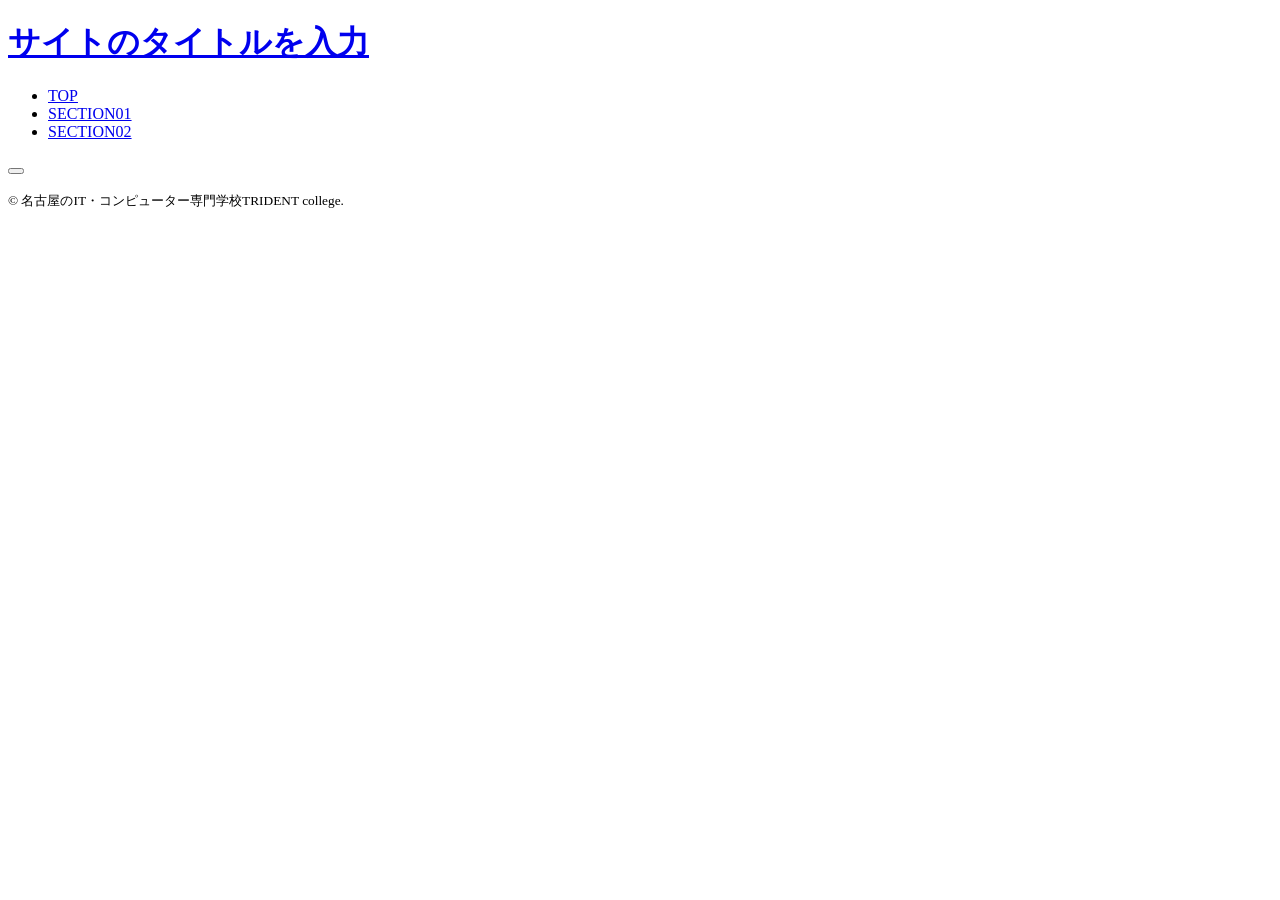
<file: 0101/name/index.html>
<!DOCTYPE html>
<html lang="ja">

<head>
    <meta charset="UTF-8">
    <meta name="viewport" content="width=device-width, initial-scale=1.0">
    <title>トライデントコンピュータ専門学校 Webデザイン学科オープンキャンパス体験講座</title>
    <link rel="preconnect" href="https://fonts.googleapis.com">
    <link rel="preconnect" href="https://fonts.gstatic.com" crossorigin>
    <link rel="stylesheet" href="https://fonts.googleapis.com/css2?family=Noto+Sans+JP:wght@100..900&display=swap">
    <link rel="stylesheet" href="https://cdnjs.cloudflare.com/ajax/libs/font-awesome/6.5.1/css/all.min.css">
    <link rel="stylesheet" href="https://markup-tools.pages.dev/assets/base.css">
    <link rel="stylesheet" href="./style.css">
    <script defer src="https://markup-tools.pages.dev/assets/base.js"></script>
</head>

<body>
    <header>
        <!--
        ① サイトのタイトルを変更しましょう。
        解説：HTMLは「Hypertext Markup Language（ハイパーテキスト・マークアップ・ランゲージ）」の略で、
        直訳すると「（すごい）文書に意味をもたせるための言語」です。Webページの「骨組み（構造）」を作ります。
        <h1>のような印を「タグ」と呼び、h（heading）はテキストに「見出し」という意味を持たせます。
        -->
        <h1><a href="./index.html">サイトのタイトルを入力</a></h1>
        <nav id="global-nav">
            <ul>
                <li><a href="#top">TOP</a></li>
                <li><a href="#">SECTION01</a></li>
                <li><a href="#">SECTION02</a></li>
            </ul>
        </nav>
    </header>
    <button id="hamburger" class="hamburger">
        <span></span>
        <span></span>
        <span></span>
    </button>

    <main>
        <!--
        ④ 自由にコンポーネントを追加しましょう。
        以下のサイトから土台となる「カラム（列）」をコピペし、
        その中（divの中）に好きな「コンポーネント（部品）」を組み合わせてみましょう！
        URL：https://tridentweb-oc.github.io/markup2026/assets/tools/snippets.html
        -->

        <!--
        ⑥ スクロールアニメーションを追加しましょう。
        以下のサイトから好きなアニメーションをコピーして、
        動かしたい要素のタグの中（例：<h2 data-scroll="...">）に貼り付けてみましょう！
        URL：https://tridentweb-oc.github.io/markup2026/assets/tools/animation.html
        -->
    </main>

    <footer>
        <div class="inner">
            <p><small>&copy; 名古屋のIT・コンピューター専門学校TRIDENT college.</small></p>
        </div>
    </footer>
</body>

</html>
</file>
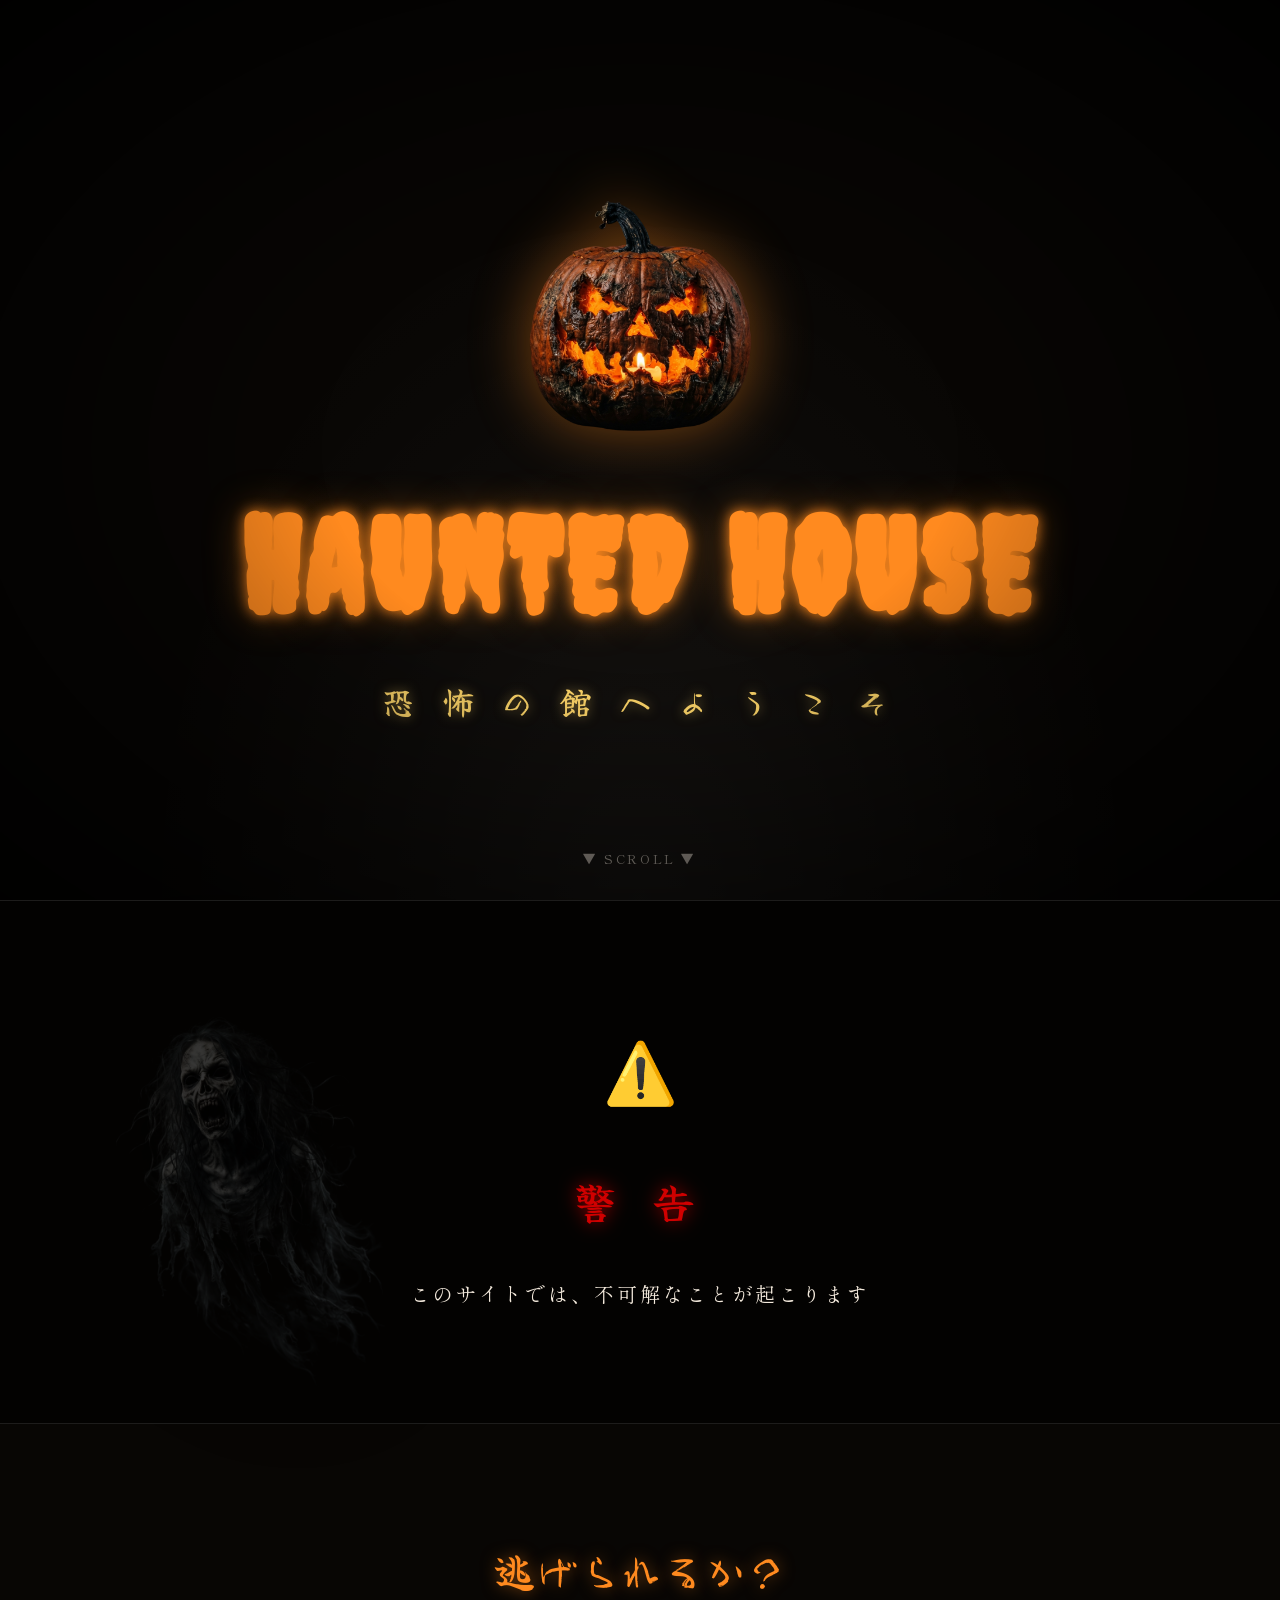
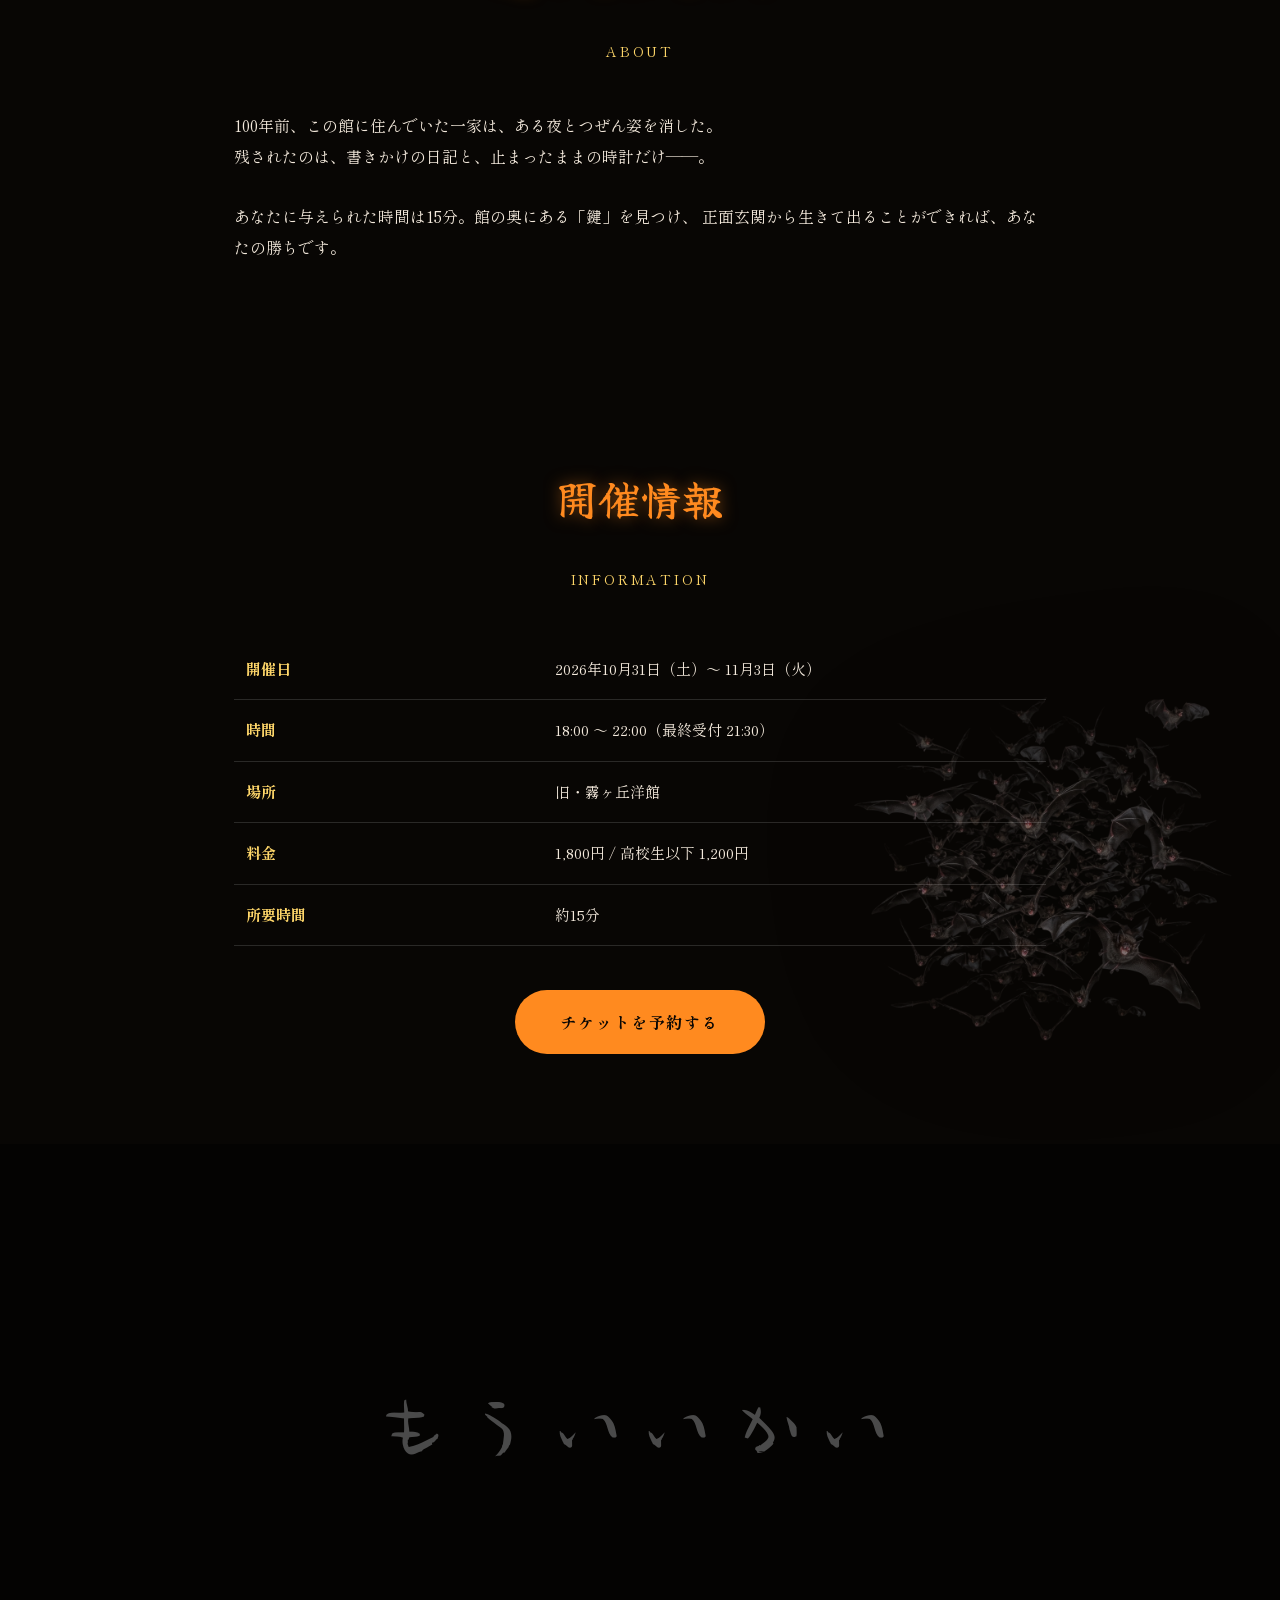
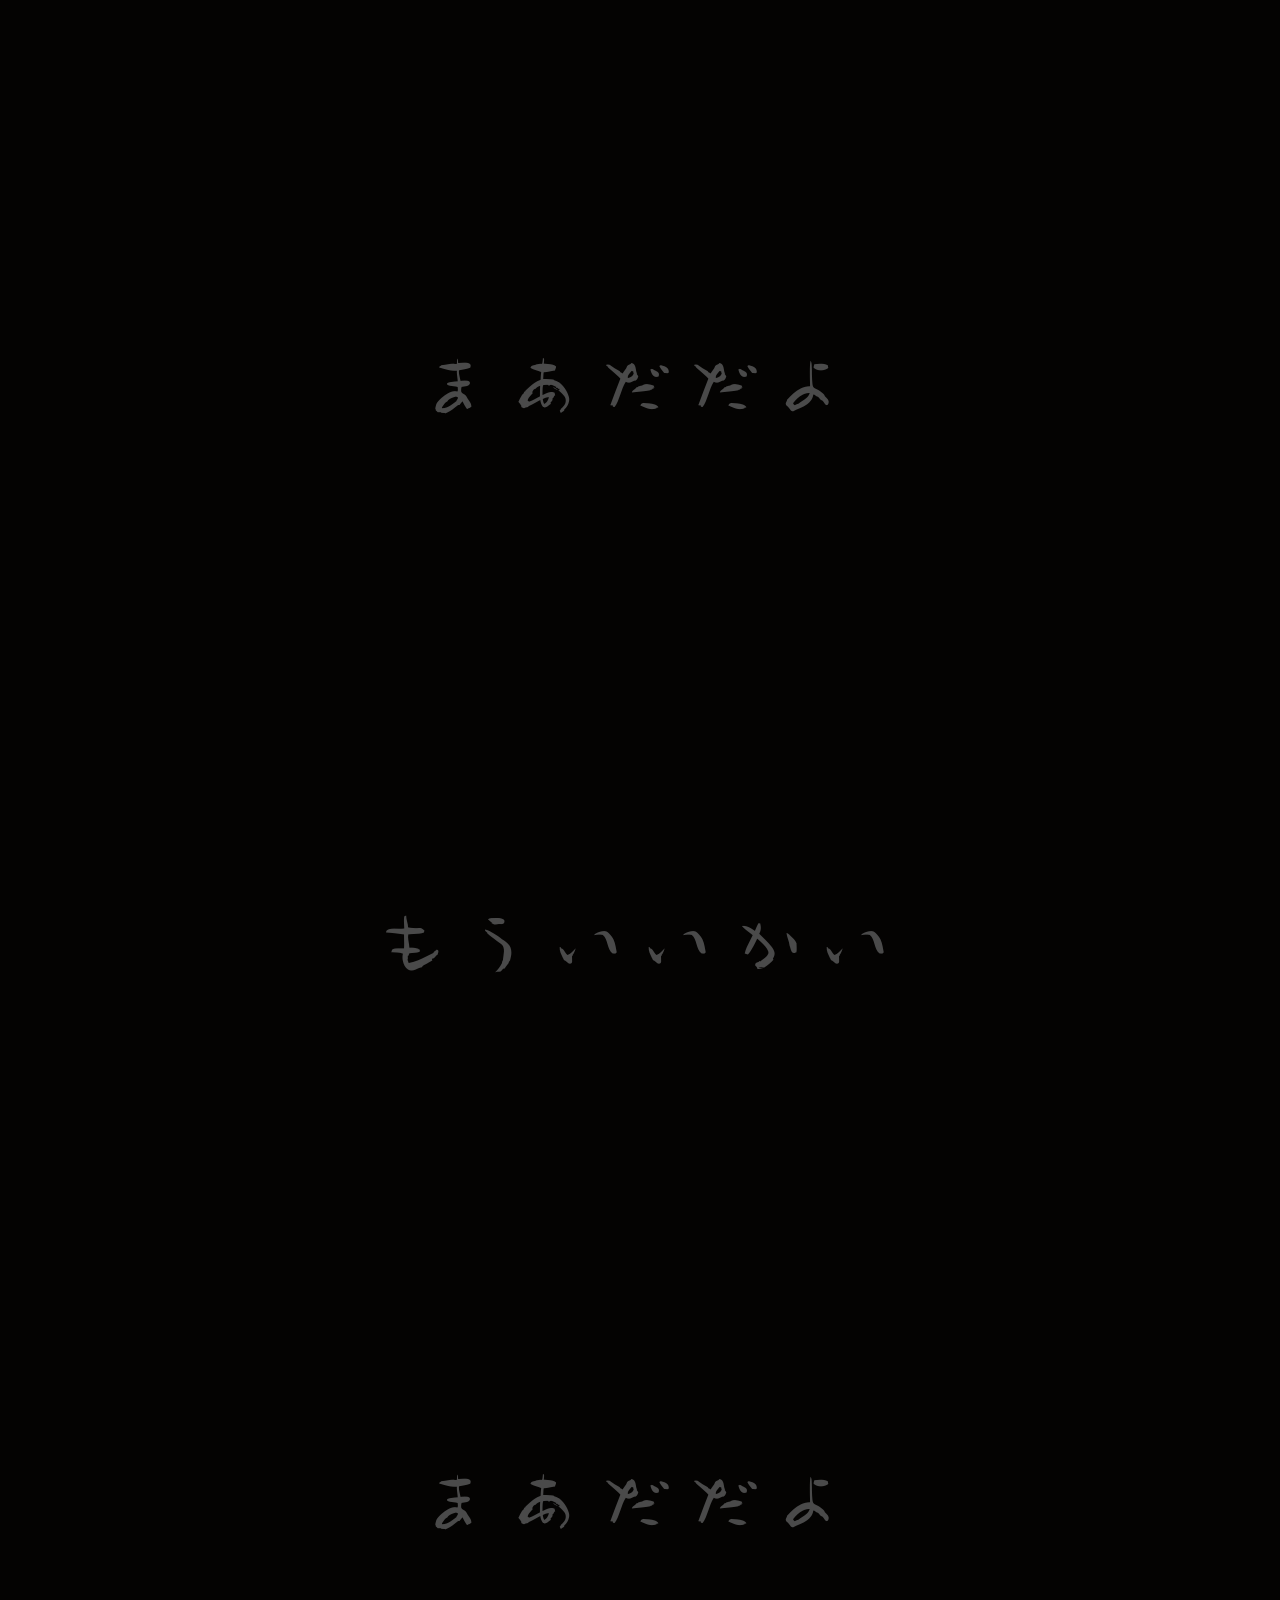
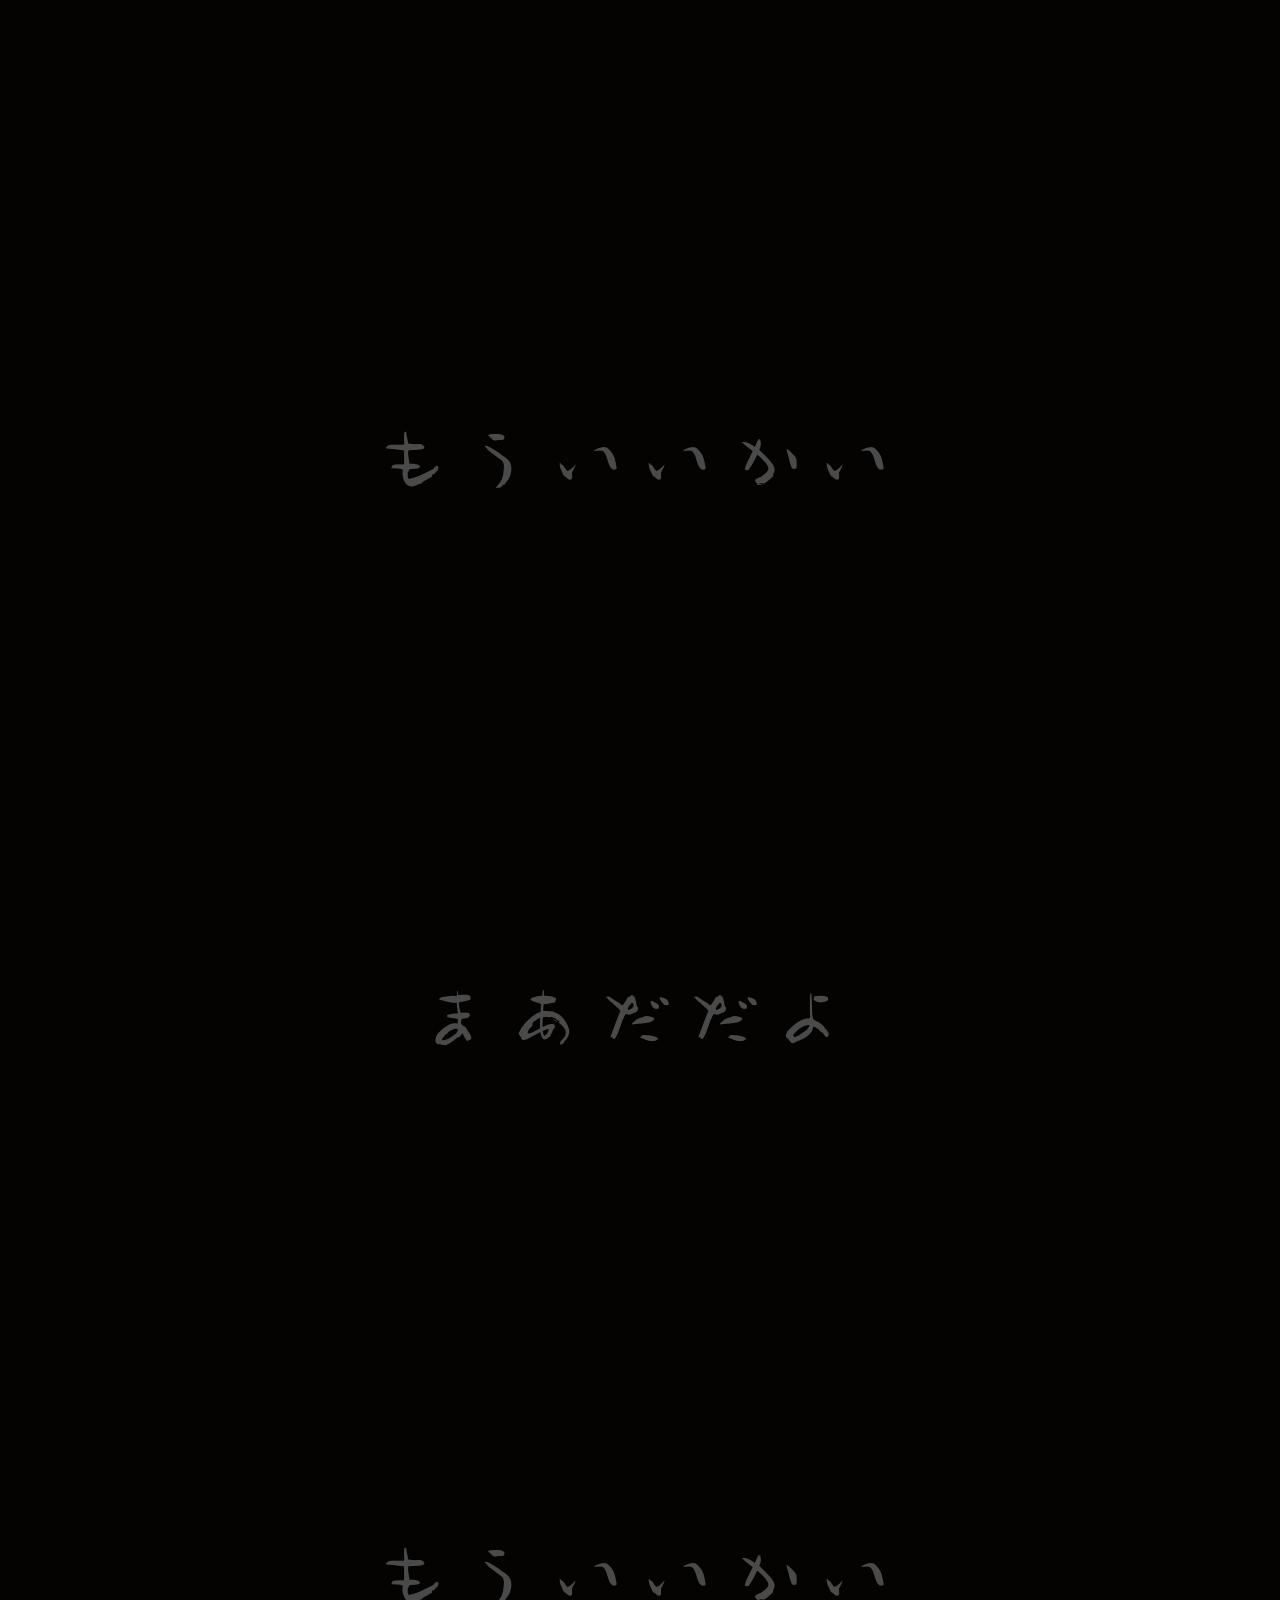
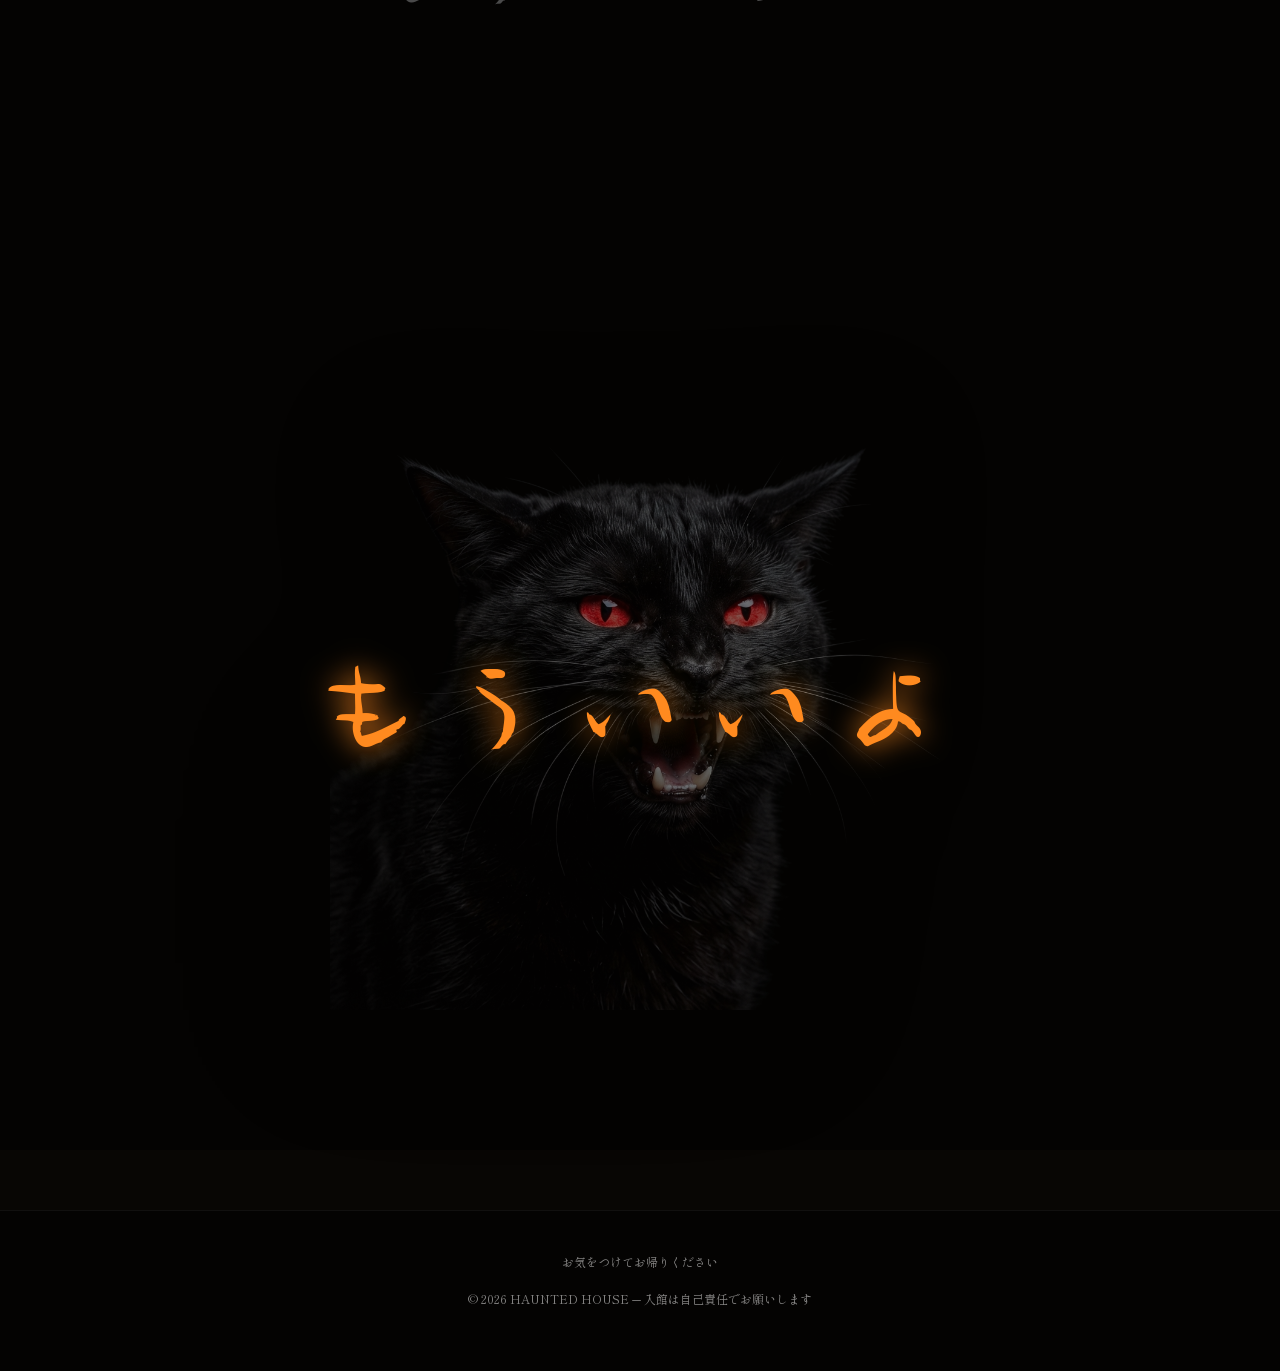
<file: 1031/mihon/index.html>
<!DOCTYPE html>
<html lang="ja">

<head>
    <meta charset="UTF-8">
    <meta name="viewport" content="width=device-width, initial-scale=1.0">

    <!-- ============================================================
     ★書きかえ① ブラウザのタブに出る名前
     ============================================================ -->
    <title>恐怖の館 ─ HAUNTED HOUSE</title>

    <!-- 日本語のこわいフォント：明朝体（Jホラー映画の定番）と 筆文字（かくれんぼ用） -->
    <link href="https://fonts.googleapis.com/css2?family=Creepster&family=Shippori+Mincho+B1:wght@400;700;800&family=Yuji+Boku&display=swap"
        rel="stylesheet">

    <link rel="stylesheet" href="../../assets/base.css">
    <script defer src="../../assets/base.js"></script>

    <style>
        /* ==============================================================
   ★書きかえ② いろ（カラーパレット）
   使いたいものだけ残して、あとは前後を  /*  と  */

        /* --- パレットA：ていばん オレンジ × 黒 --- */
        :root {
            --bg: #080604;
            /* 背景の色（数字を小さくするほど暗くなる） */
            --main: #ff8a1f;
            /* メインの色（見出しなど） */
            --accent: #ffd76a;
            /* アクセントの色 */
            --text: #f3e9dc;
            /* 文字の色 */
        }


        /* ==============================================================
   ここから下は「見た目のしくみ」
   さわらなくてOK。よゆうがあれば数字を変えてみよう
   ============================================================== */

        * {
            margin: 0;
            padding: 0;
            box-sizing: border-box;
        }

        body {
            background: var(--bg);
            color: var(--text);
            /* 明朝体にするだけで、Jホラーの空気になる */
            font-family: "Shippori Mincho B1", serif;
            line-height: 1.9;
            overflow-x: hidden;
        }

        /* 画面の四すみを暗くする（ビネットという手法。ぐっとこわくなる） */
        body::after {
            content: "";
            position: fixed;
            inset: 0;
            pointer-events: none;
            /* クリックのじゃまをしない */
            z-index: 500;
            background: radial-gradient(ellipse at center,
                    transparent 35%, rgba(0, 0, 0, 0.85) 100%);
        }


        /* ========== ①ローディング画面（さいしょの暗転） ========== */
        #loading {
            position: fixed;
            inset: 0;
            z-index: 9999;
            background: #000;
            display: flex;
            flex-direction: column;
            justify-content: center;
            align-items: center;
            gap: 18px;
            /* 3.2秒かけて、ゆっくり消える */
            animation: loadingOut 1s ease 3.2s forwards;
        }

        /* 画像は「幅」だけ決めれば、高さは自動でついてくる */
        #loading .lamp {
            width: clamp(110px, 30vw, 170px);
            height: auto;
            animation: flicker 1.2s infinite;
        }

        #loading p {
            color: #666;
            font-size: 13px;
            letter-spacing: 0.4em;
        }

        @keyframes loadingOut {
            to {
                opacity: 0;
                visibility: hidden;
            }
        }


        /* ========== ヒーロー（いちばん上の大きい場所） ========== */
        .hero {
            min-height: 100vh;
            display: flex;
            flex-direction: column;
            justify-content: center;
            align-items: center;
            text-align: center;
            padding: 24px;
            position: relative;
            background:
                radial-gradient(ellipse at 50% 100%, rgba(255, 255, 255, 0.05), transparent 55%),
                var(--bg);
        }

        .hero h1 {
            font-family: "Creepster", cursive;
            font-size: clamp(48px, 12vw, 130px);
            color: var(--main);
            letter-spacing: 0.04em;
            line-height: 1.1;
            text-shadow: 0 0 14px var(--main), 0 0 40px rgba(255, 138, 31, 0.4);
            animation: flicker 4s infinite;
        }

        /* ろうそくみたいにチカチカする動き */
        @keyframes flicker {

            0%,
            100% {
                opacity: 1;
            }

            92% {
                opacity: 1;
            }

            94% {
                opacity: 0.35;
            }

            96% {
                opacity: 1;
            }

            97% {
                opacity: 0.5;
            }

            98% {
                opacity: 1;
            }
        }

        .hero .sub {
            margin-top: 18px;
            /* かすれた筆文字。ホラー映画のタイトルの定番 */
            font-family: "Yuji Boku", serif;
            font-size: clamp(20px, 5vw, 32px);
            letter-spacing: 0.3em;
            color: var(--accent);
            text-shadow: 0 0 12px rgba(255, 215, 106, 0.5);
        }

        .hero .emoji {
            width: clamp(150px, 38vw, 300px);
            height: auto;
            margin-bottom: 10px;
            /* 画像のまわりをぼんやり光らせる（こわさが増す） */
            filter: drop-shadow(0 0 30px rgba(255, 138, 31, 0.45));
            animation: float 3s ease-in-out infinite;
        }

        @keyframes float {

            0%,
            100% {
                transform: translateY(0);
            }

            50% {
                transform: translateY(-18px);
            }
        }

        .scroll-hint {
            position: absolute;
            bottom: 28px;
            font-size: 13px;
            letter-spacing: 0.2em;
            opacity: 0.6;
            animation: float 2s ease-in-out infinite;
        }


        /* ========== ②警告セクション ========== */
        .warning {
            /* すこし透かして、うしろの背景画像を見せる */
            background: rgba(0, 0, 0, 0.55);
            text-align: center;
            padding: 110px 24px;
            border-top: 1px solid rgba(255, 255, 255, 0.1);
            border-bottom: 1px solid rgba(255, 255, 255, 0.1);
        }

        .warning .mark {
            font-size: 60px;
            display: block;
            margin-bottom: 20px;
            animation: flicker 3s infinite;
        }

        .warning h2 {
            /* 血のような赤 × にじむ光。「警告」がいちばんこわく見える */
            color: #d00000;
            letter-spacing: 0.3em;
            margin-bottom: 18px;
            text-shadow: 0 0 18px rgba(208, 0, 0, 0.8);
        }

        .warning p {
            font-size: clamp(15px, 4vw, 20px);
            letter-spacing: 0.15em;
            opacity: 0.75;
        }


        /* ========== 中身のセクション ========== */
        section {
            max-width: 860px;
            margin: 0 auto;
            padding: 90px 24px;
        }

        h2 {
            /* 見出しは筆文字＋にじむ光で、こわさを出す */
            font-family: "Yuji Boku", serif;
            font-weight: 400;
            font-size: clamp(26px, 6vw, 42px);
            color: var(--main);
            text-align: center;
            margin-bottom: 12px;
            text-shadow: 0 0 16px rgba(255, 138, 31, 0.5);
        }

        h2+.lead {
            text-align: center;
            color: var(--accent);
            font-size: 14px;
            letter-spacing: 0.2em;
            margin-bottom: 46px;
        }


        /* ==============================================================
           ★背景画像（sticky ＋ absolute）

             .track     … 画像を「はりつかせる」ための土台。
                          この土台を通りすぎるあいだ、画像は画面にとどまる
             .bg-e      … sticky で画面にはりつく係（高さ0なので じゃまをしない）
             .bg-e img  … absolute で、すきな場所に大きく置く
           ============================================================== */
        .track {
            position: relative;
        }

        /* こさ・かげは この「はりつく係」に付ける。
           ※ <img> には付けない（data-anime のアニメを じゃましないため） */
        .bg-e {
            position: sticky;
            top: 0;
            height: 0;
            z-index: 0;
            /* クリックのじゃまをしない */
            pointer-events: none;
            /* 画像のこさ（0.2＝うっすら／0.5＝しっかり） */
            opacity: 0.5;
            filter: drop-shadow(0 0 70px rgba(0, 0, 0, 0.9));
        }

        .bg-e img {
            position: absolute;
            height: auto;
        }

        /* その1：ひだり上 */
        .bg-e.e1 img {
            top: 10vh;
            left: 2vw;
            width: clamp(200px, 34vw, 420px);
        }

        /* その2：みぎ下 */
        .bg-e.e2 img {
            top: 34vh;
            right: 2vw;
            width: clamp(200px, 34vw, 420px);
        }

        /* 文章は、かならず画像より前（上）に出す */
        .track>.warning,
        .track>section {
            position: relative;
            z-index: 1;
        }

        /* その3：sticky を使わず、「もういいよ」の文字のうしろに置く。
           場所ぎめ・こさは この わく（.haikei-waku）が ぜんぶ担当する */
        .line.last .haikei-waku {
            position: absolute;
            top: 50%;
            left: 50%;
            /* 自分の半分ぶん もどして、ぴったり まんなか */
            transform: translate(-50%, -50%);
            width: clamp(260px, 52vw, 620px);
            opacity: 0.5;
            filter: drop-shadow(0 0 70px rgba(0, 0, 0, 0.9));
            z-index: 0;
            pointer-events: none;
        }

        /* 中の画像には なにも指定しない。
           だから <img> に data-anime="left" を付けると、ちゃんと動く */
        .line.last .haikei-waku img {
            display: block;
            width: 100%;
            height: auto;
        }

        /* 文字は、画像より前（上）に出す */
        .line.last .moji {
            position: relative;
            z-index: 1;
        }


        /* ========== 料金・じかん の表 ========== */
        table {
            width: 100%;
            border-collapse: collapse;
            font-size: 15px;
        }

        th,
        td {
            padding: 16px 12px;
            border-bottom: 1px solid rgba(255, 255, 255, 0.14);
            text-align: left;
        }

        th {
            color: var(--accent);
            width: 38%;
        }


        /* ========== ボタン ========== */
        .btn-wrap {
            text-align: center;
            margin-top: 44px;
        }

        .btn {
            display: inline-block;
            background: var(--main);
            color: var(--bg);
            font-weight: 700;
            padding: 17px 46px;
            border-radius: 999px;
            text-decoration: none;
            letter-spacing: 0.1em;
            transition: transform 0.2s, box-shadow 0.2s;
        }

        .btn:hover {
            transform: scale(1.06);
            box-shadow: 0 0 30px var(--main);
        }


        /* ========== ③かくれんぼ（くりかえしの演出） ========== */
        .kakurenbo {
            background: rgba(0, 0, 0, 0.55);
            padding: 0;
            max-width: none;
        }

        .kakurenbo .line {
            min-height: 62vh;
            display: flex;
            justify-content: center;
            align-items: center;
            /* 子どもの手書きみたいな筆文字。これがいちばんこわい */
            font-family: "Yuji Boku", serif;
            font-size: clamp(30px, 9vw, 74px);
            font-weight: 400;
            letter-spacing: 0.2em;
            color: #4a4a4a;
        }

        /* さいごの1行だけ、赤く大きく */
        .kakurenbo .line.last {
            /* ↓ この中の画像を absolute で置くための目印 */
            position: relative;
            color: var(--main);
            min-height: 100vh;
            font-size: clamp(38px, 13vw, 110px);
            text-shadow: 0 0 30px var(--main);
        }


        /* ========== ④スクロールでふわっと出る ========== */
        .reveal {
            opacity: 0;
            transform: translateY(40px);
            transition: opacity 1s ease, transform 1s ease;
        }

        .reveal.show {
            opacity: 1;
            transform: translateY(0);
        }


        /* ========== いちばん下 ========== */
        footer {
            text-align: center;
            padding: 40px 24px 60px;
            font-size: 12px;
            opacity: 0.5;
            border-top: 1px solid rgba(255, 255, 255, 0.1);
        }

        /* スマホで見たとき */
        @media (max-width: 600px) {
            section {
                padding: 64px 20px;
            }
        }
    </style>
</head>

<body>




    <!-- ==============================================================
     ★書きかえ④ タイトルとキャッチコピー
     ============================================================== -->
    <div class="hero">
        <img data-anime="bounce-in" class="emoji" src="img/gekikowa/Rotting_jack-o'-lantern.png" alt="かぼちゃのランタン">
        <!-- かわいくしたい人は、上の行を消して↓を使う
        <img class="emoji" src="img/tyoikowa/Jack-o'-lantern_pumpkin.png" alt="かぼちゃのランタン">
        -->
        <h1>HAUNTED HOUSE</h1>
        <p class="sub">恐 怖 の 館 へ よ う こ そ</p>
        <p class="scroll-hint">▼ SCROLL ▼</p>
    </div>


    <!-- ==============================================================
     ★書きかえ⑦ 背景の画像（その1）
     .track のあいだ、画面の左がわに はりつきます
     ============================================================== -->
    <div class="track">

        <div class="bg-e e1">
            <img src="img/gekikowa/Pale_ghost_with_hollow.png" alt="">
            <!-- ちょいこわ版： img/tyoikowa/White_ghost_floating_playful.png -->
        </div>

        <!-- ★書きかえ⑤ 警告（さきに予告して、こわがらせる） -->
        <div class="warning">
            <span class="mark">⚠️</span>
            <h2 class="reveal">警 告</h2>
            <p class="reveal">このサイトでは、不可解なことが起こります</p>
        </div>

        <!-- ★書きかえ⑥ お化け屋敷の紹介文 -->
        <section>
            <h2 class="reveal">逃げられるか？</h2>
            <p class="lead reveal">ABOUT</p>
            <p class="reveal">
                100年前、この館に住んでいた一家は、ある夜とつぜん姿を消した。<br>
                残されたのは、書きかけの日記と、止まったままの時計だけ——。<br><br>
                あなたに与えられた時間は15分。館の奥にある「鍵」を見つけ、
                正面玄関から生きて出ることができれば、あなたの勝ちです。
            </p>
        </section>

    </div>


    <!-- ==============================================================
     ★書きかえ⑧ 開催の情報 ＋ 背景の画像（その2・画面の右がわ）
     ============================================================== -->
    <div class="track">

        <div class="bg-e e2">
            <img src="img/gekikowa/Swarm_of_bats_flying.png" alt="">
            <!-- ちょいこわ版： img/tyoikowa/Bat_hanging.png -->
        </div>

        <section>
            <h2 class="reveal">開催情報</h2>
            <p class="lead reveal">INFORMATION</p>

            <table class="reveal">
                <tr>
                    <th>開催日</th>
                    <td>2026年10月31日（土）〜 11月3日（火）</td>
                </tr>
                <tr>
                    <th>時間</th>
                    <td>18:00 〜 22:00（最終受付 21:30）</td>
                </tr>
                <tr>
                    <th>場所</th>
                    <td>旧・霧ヶ丘洋館</td>
                </tr>
                <tr>
                    <th>料金</th>
                    <td>1,800円 / 高校生以下 1,200円</td>
                </tr>
                <tr>
                    <th>所要時間</th>
                    <td>約15分</td>
                </tr>
            </table>

            <div class="btn-wrap reveal">
                <a href="#" class="btn">チケットを予約する</a>
            </div>
        </section>

    </div>


    <!-- ==============================================================
     ★書きかえ⑨ かくれんぼ
     ★★ここがこのサイトのいちばんの見せ場★★
     おなじ言葉をくりかえして、さいごの1つだけ変えるのがコツ。
     行をコピペしてふやすと、もっとこわくなる
     ============================================================== -->
    <div class="kakurenbo">
        <div class="line reveal">もういいかい</div>
        <div class="line reveal">まあだだよ</div>
        <div class="line reveal">もういいかい</div>
        <div class="line reveal">まあだだよ</div>
        <div class="line reveal">もういいかい</div>
        <div class="line reveal">まあだだよ</div>
        <div class="line reveal">もういいかい</div>

        <!-- ↓ここだけ言葉が変わる。
             文字のうしろに、背景の画像（その3）を absolute で置いています -->
        <div class="line last">
            <div class="haikei-waku">
                <img src="img/gekikowa/Menacing_black_cat.png" alt="" data-anime="left">
                <!-- ちょいこわ版： img/tyoikowa/Black_cat_wearing.png -->
            </div>
            <span class="moji reveal">もういいよ</span>
        </div>
    </div>


    <!-- ★書きかえ⑩ いちばん下 -->
    <footer>
        <p class="reveal">お気をつけてお帰りください</p>
        <p style="margin-top:14px;">© 2026 HAUNTED HOUSE ─ 入館は自己責任でお願いします</p>
    </footer>


    <script>
        /* スクロールして画面に入ったら、ふわっと出すしくみ */
        const io = new IntersectionObserver((entries) => {
            entries.forEach((entry) => {
                if (entry.isIntersecting) {
                    entry.target.classList.add('show');
                    io.unobserve(entry.target);
                }
            });
        }, { threshold: 0.2 });

        document.querySelectorAll('.reveal').forEach((el) => io.observe(el));
    </script>

</body>

</html>
</file>
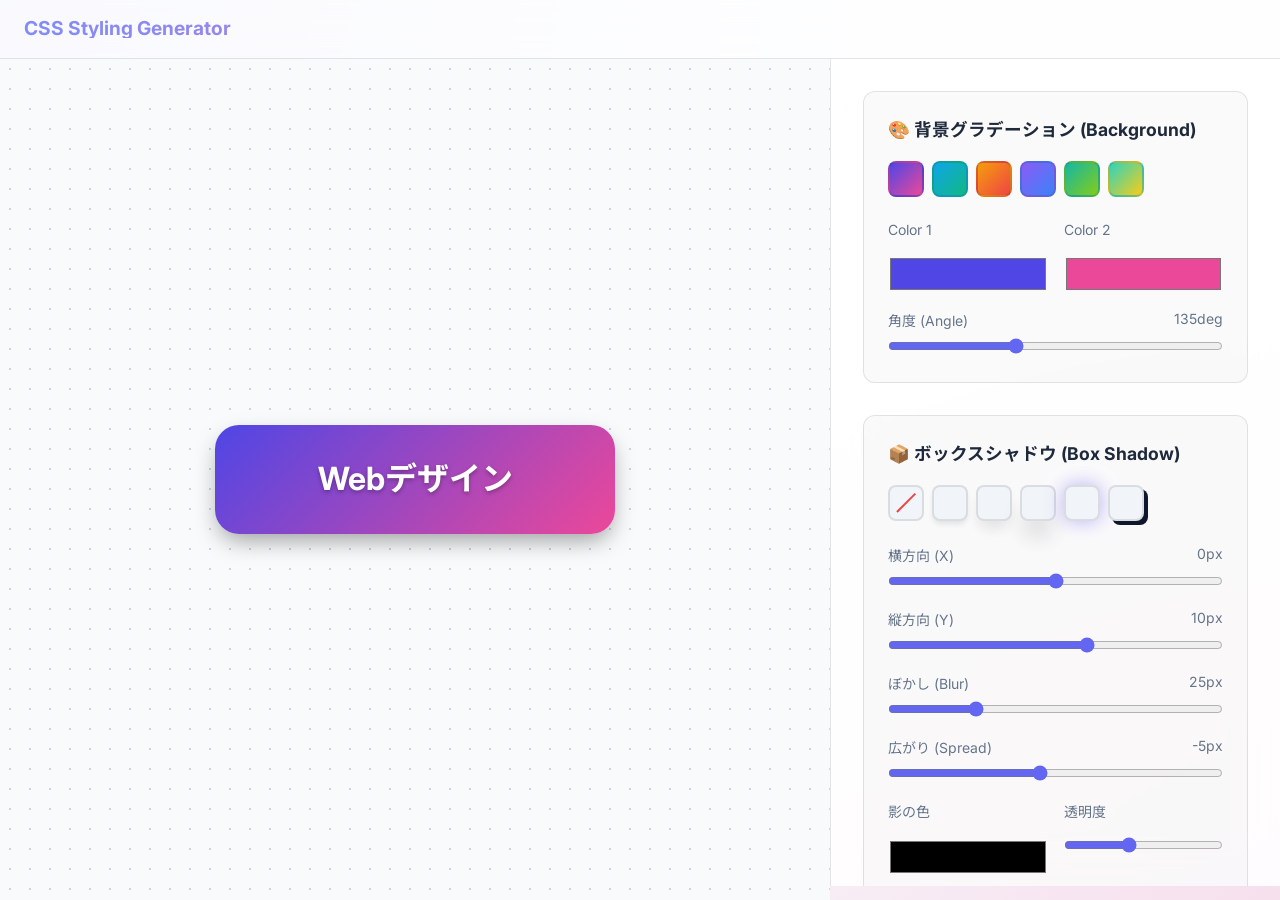
<file: assets/generator/index.html>
<!DOCTYPE html>
<html lang="ja">

<head>
    <meta charset="UTF-8">
    <meta name="viewport" content="width=device-width, initial-scale=1.0">
    <title>CSS Styling Generator</title>
    <link rel="preconnect" href="https://fonts.googleapis.com">
    <link rel="preconnect" href="https://fonts.gstatic.com" crossorigin>
    <link
        href="https://fonts.googleapis.com/css2?family=Inter:wght@400;600&family=Noto+Sans+JP:wght@400;700&family=Fira+Code&display=swap"
        rel="stylesheet">
    <style>
        :root {
            --bg-color: #f8fafc;
            --panel-bg: rgba(255, 255, 255, 0.9);
            --border-color: rgba(0, 0, 0, 0.1);
            --text-main: #0f172a;
            --text-muted: #64748b;
            --accent: #6366f1;
            --accent-hover: #4f46e5;
        }

        * {
            box-sizing: border-box;
            margin: 0;
            padding: 0;
        }

        body {
            font-family: 'Inter', 'Noto Sans JP', sans-serif;
            background-color: var(--bg-color);
            background-image:
                radial-gradient(at 0% 0%, rgba(99, 102, 241, 0.15) 0px, transparent 50%),
                radial-gradient(at 100% 100%, rgba(236, 72, 153, 0.15) 0px, transparent 50%);
            color: var(--text-main);
            height: 100dvh;
            overflow: hidden;
            display: flex;
            flex-direction: column;
        }

        .header {
            padding: 1.2rem 1.5rem;
            border-bottom: 1px solid var(--border-color);
            background: rgba(255, 255, 255, 0.8);
            backdrop-filter: blur(12px);
            position: sticky;
            top: 0;
            z-index: 10;
        }

        .header h1 {
            font-size: 1.2rem;
            font-weight: 700;
            line-height: 1;
            background: linear-gradient(to right, #818cf8, #f472b6);
            -webkit-background-clip: text;
            -webkit-text-fill-color: transparent;
        }

        .main-container {
            display: flex;
            flex: 1;
            overflow: hidden;
            flex-wrap: wrap;
        }

        .preview-section {
            flex: 1;
            min-width: 300px;
            display: flex;
            align-items: center;
            justify-content: center;
            padding: 2rem;
            position: relative;
            background-color: #f8fafc;
            background-image: radial-gradient(#cbd5e1 1px, transparent 1px);
            background-size: 20px 20px;
        }

        .preview-element {
            width: 100%;
            max-width: 400px;
            display: flex;
            align-items: center;
            justify-content: center;
            text-align: center;
            padding: 2rem;
            font-size: 2rem;
            font-weight: 700;
            line-height: 1.4;
            color: #ffffff;
            transition: all 0.1s ease-out;
            word-break: break-all;
        }

        .controls-section {
            width: 450px;
            background: var(--panel-bg);
            backdrop-filter: blur(20px);
            border-left: 1px solid var(--border-color);
            display: flex;
            flex-direction: column;
            height: calc(100vh - 73px);
            overflow-y: auto;
        }

        .controls-scroll {
            flex: 1;
            padding: 2rem;
            padding-bottom: 0;
        }

        .control-group {
            margin-bottom: 2rem;
            background: rgba(0, 0, 0, 0.02);
            border: 1px solid var(--border-color);
            border-radius: 12px;
            padding: 1.5rem;
        }

        .control-group h2 {
            font-size: 1.1rem;
            margin-bottom: 1.25rem;
            color: #1e293b;
            display: flex;
            align-items: center;
            gap: 0.5rem;
        }

        .control-item {
            margin-bottom: 1rem;
        }

        .control-item:last-child {
            margin-bottom: 0;
        }

        .control-header {
            display: flex;
            justify-content: space-between;
            margin-bottom: 0.5rem;
            font-size: 0.875rem;
            color: var(--text-muted);
        }

        .presets-container {
            display: flex;
            gap: 0.5rem;
            margin-bottom: 1.5rem;
            flex-wrap: wrap;
        }

        .preset-btn {
            width: 36px;
            height: 36px;
            border-radius: 8px;
            border: 2px solid rgba(0, 0, 0, 0.1);
            cursor: pointer;
            transition: transform 0.1s, border-color 0.1s;
            position: relative;
            background-color: #f1f5f9;
            padding: 0;
            color: var(--text-main);
        }

        .preset-btn:hover {
            transform: scale(1.1);
            border-color: var(--accent);
            z-index: 2;
        }

        .preset-none::after {
            content: "";
            position: absolute;
            top: 50%;
            left: 50%;
            width: 80%;
            height: 2px;
            background-color: #ef4444;
            transform: translate(-50%, -50%) rotate(-45deg);
        }

        input[type="range"] {
            width: 100%;
            accent-color: var(--accent);
            cursor: pointer;
        }

        .color-pickers {
            display: flex;
            gap: 1rem;
        }

        .color-picker-wrapper {
            flex: 1;
            display: flex;
            flex-direction: column;
            gap: 0.5rem;
        }

        input[type="color"] {
            width: 100%;
            height: 40px;
            border: none;
            border-radius: 8px;
            cursor: pointer;
            background: none;
        }

        .output-section {
            padding: 1.5rem 2rem;
            background: rgba(255, 255, 255, 0.5);
            border-top: 1px solid var(--border-color);
            margin-top: auto;
        }

        .code-block {
            background: #f1f5f9;
            padding: 1rem;
            border-radius: 8px;
            font-family: 'Fira Code', monospace;
            font-size: 0.875rem;
            color: #334155;
            white-space: pre-wrap;
            margin-bottom: 1rem;
            border: 1px solid #cbd5e1;
            position: relative;
        }

        .copy-btn {
            width: 100%;
            padding: 0.75rem;
            background: var(--accent);
            color: white;
            border: none;
            border-radius: 8px;
            font-weight: 600;
            cursor: pointer;
            transition: background 0.2s;
            font-size: 1rem;
        }

        .copy-btn:hover {
            background: var(--accent-hover);
        }

        .copy-btn.copied {
            background: #10b981;
        }

        /* Scrollbar */
        ::-webkit-scrollbar {
            width: 8px;
        }

        ::-webkit-scrollbar-track {
            background: transparent;
        }

        ::-webkit-scrollbar-thumb {
            background: #cbd5e1;
            border-radius: 4px;
        }

        ::-webkit-scrollbar-thumb:hover {
            background: #94a3b8;
        }

        @media (max-width: 900px) {
            .main-container {
                flex-direction: column;
                overflow: hidden;
            }

            .preview-section {
                min-height: auto;
                height: 35vh;
                flex: none;
                padding: 1rem;
            }

            .preview-element {
                font-size: 2rem;
                padding: 1rem;
                min-height: auto;
            }

            .controls-section {
                width: 100%;
                height: auto;
                flex: 1;
                min-height: 0;
                /* flex内で内部スクロールを有効にするためのハック */
                border-left: none;
                border-top: 1px solid var(--border-color);
            }
        }
    </style>
</head>

<body>

    <header class="header">
        <h1>CSS Styling Generator</h1>
    </header>

    <div class="main-container">
        <!-- Preview -->
        <div class="preview-section">
            <p id="preview-element" class="preview-element">
                Webデザイン
            </p>
        </div>

        <!-- Controls -->
        <div class="controls-section">
            <div class="controls-scroll">

                <!-- Background Gradient -->
                <div class="control-group">
                    <h2>🎨 背景グラデーション (Background)</h2>
                    <div class="presets-container" id="presets-grad">
                        <button class="preset-btn" data-c1="#4f46e5" data-c2="#ec4899" data-angle="135"
                            style="background: linear-gradient(135deg, #4f46e5, #ec4899);" title="Sunset"></button>
                        <button class="preset-btn" data-c1="#0ea5e9" data-c2="#10b981" data-angle="135"
                            style="background: linear-gradient(135deg, #0ea5e9, #10b981);" title="Ocean"></button>
                        <button class="preset-btn" data-c1="#f59e0b" data-c2="#ef4444" data-angle="135"
                            style="background: linear-gradient(135deg, #f59e0b, #ef4444);" title="Fire"></button>
                        <button class="preset-btn" data-c1="#8b5cf6" data-c2="#3b82f6" data-angle="135"
                            style="background: linear-gradient(135deg, #8b5cf6, #3b82f6);" title="Berry"></button>
                        <button class="preset-btn" data-c1="#14b8a6" data-c2="#84cc16" data-angle="135"
                            style="background: linear-gradient(135deg, #14b8a6, #84cc16);" title="Nature"></button>
                        <button class="preset-btn" data-c1="#2dd4bf" data-c2="#facc15" data-angle="135"
                            style="background: linear-gradient(135deg, #2dd4bf, #facc15);" title="Lemon"></button>
                    </div>
                    <div class="color-pickers control-item">
                        <div class="color-picker-wrapper">
                            <label class="control-header">Color 1</label>
                            <input type="color" id="grad-color1" value="#4f46e5">
                        </div>
                        <div class="color-picker-wrapper">
                            <label class="control-header">Color 2</label>
                            <input type="color" id="grad-color2" value="#ec4899">
                        </div>
                    </div>
                    <div class="control-item">
                        <div class="control-header">
                            <span>角度 (Angle)</span>
                            <span id="grad-angle-val">135deg</span>
                        </div>
                        <input type="range" id="grad-angle" min="0" max="360" value="135">
                    </div>
                </div>

                <!-- Box Shadow -->
                <div class="control-group">
                    <h2>📦 ボックスシャドウ (Box Shadow)</h2>
                    <div class="presets-container" id="presets-bs">
                        <button class="preset-btn preset-none" data-x="0" data-y="0" data-blur="0" data-spread="0"
                            data-c="#000000" data-o="0" title="設定なし"></button>
                        <button class="preset-btn" data-x="0" data-y="4" data-blur="6" data-spread="-1" data-c="#000000"
                            data-o="0.1" style="box-shadow: 0px 4px 6px -1px rgba(0,0,0,0.1);" title="Subtle"></button>
                        <button class="preset-btn" data-x="0" data-y="10" data-blur="15" data-spread="-3"
                            data-c="#000000" data-o="0.1" style="box-shadow: 0px 10px 15px -3px rgba(0,0,0,0.1);"
                            title="Medium"></button>
                        <button class="preset-btn" data-x="0" data-y="20" data-blur="25" data-spread="-5"
                            data-c="#000000" data-o="0.15" style="box-shadow: 0px 20px 25px -5px rgba(0,0,0,0.15);"
                            title="Large"></button>
                        <button class="preset-btn" data-x="0" data-y="0" data-blur="20" data-spread="0" data-c="#4f46e5"
                            data-o="0.4" style="box-shadow: 0px 0px 20px 0px rgba(79,70,229,0.4);"
                            title="Glow"></button>
                        <button class="preset-btn" data-x="4" data-y="4" data-blur="0" data-spread="0" data-c="#0f172a"
                            data-o="1" style="box-shadow: 4px 4px 0px 0px rgba(15,23,42,1);" title="Solid"></button>
                    </div>
                    <div class="control-item">
                        <div class="control-header"><span>横方向 (X)</span><span id="bs-x-val">0px</span></div>
                        <input type="range" id="bs-x" min="-50" max="50" value="0">
                    </div>
                    <div class="control-item">
                        <div class="control-header"><span>縦方向 (Y)</span><span id="bs-y-val">10px</span></div>
                        <input type="range" id="bs-y" min="-50" max="50" value="10">
                    </div>
                    <div class="control-item">
                        <div class="control-header"><span>ぼかし (Blur)</span><span id="bs-blur-val">25px</span></div>
                        <input type="range" id="bs-blur" min="0" max="100" value="25">
                    </div>
                    <div class="control-item">
                        <div class="control-header"><span>広がり (Spread)</span><span id="bs-spread-val">-5px</span></div>
                        <input type="range" id="bs-spread" min="-50" max="50" value="-5">
                    </div>
                    <div class="color-pickers control-item">
                        <div class="color-picker-wrapper">
                            <label class="control-header">影の色</label>
                            <input type="color" id="bs-color" value="#000000">
                        </div>
                        <div class="color-picker-wrapper">
                            <label class="control-header">透明度</label>
                            <input type="range" id="bs-opacity" min="0" max="1" step="0.05" value="0.4">
                        </div>
                    </div>
                </div>

                <!-- Text Shadow -->
                <div class="control-group">
                    <h2>🔤 テキストシャドウ (Text Shadow)</h2>
                    <div class="presets-container" id="presets-ts">
                        <button class="preset-btn preset-none" data-x="0" data-y="0" data-blur="0" data-c="#000000"
                            data-o="0" title="設定なし"></button>
                        <button class="preset-btn" data-x="0" data-y="2" data-blur="4" data-c="#000000" data-o="0.3"
                            style="text-shadow: 0px 2px 4px rgba(0,0,0,0.3); font-weight:bold; display:flex; align-items:center; justify-content:center;"
                            title="Subtle">A</button>
                        <button class="preset-btn" data-x="2" data-y="2" data-blur="0" data-c="#0f172a" data-o="1"
                            style="text-shadow: 2px 2px 0px rgba(15,23,42,1); font-weight:bold; display:flex; align-items:center; justify-content:center;"
                            title="Solid">A</button>
                        <button class="preset-btn" data-x="0" data-y="0" data-blur="10" data-c="#ec4899" data-o="0.8"
                            style="text-shadow: 0px 0px 10px rgba(236,72,153,0.8); font-weight:bold; display:flex; align-items:center; justify-content:center;"
                            title="Glow">A</button>
                        <button class="preset-btn" data-x="4" data-y="4" data-blur="10" data-c="#000000" data-o="0.3"
                            style="text-shadow: 4px 4px 10px rgba(0,0,0,0.3); font-weight:bold; display:flex; align-items:center; justify-content:center;"
                            title="Soft">A</button>
                        <button class="preset-btn" data-x="-2" data-y="-2" data-blur="4" data-c="#10b981" data-o="0.8"
                            style="text-shadow: -2px -2px 4px rgba(16,185,129,0.8); font-weight:bold; display:flex; align-items:center; justify-content:center;"
                            title="Inverse">A</button>
                    </div>
                    <div class="control-item">
                        <div class="control-header"><span>横方向 (X)</span><span id="ts-x-val">0px</span></div>
                        <input type="range" id="ts-x" min="-20" max="20" value="0">
                    </div>
                    <div class="control-item">
                        <div class="control-header"><span>縦方向 (Y)</span><span id="ts-y-val">2px</span></div>
                        <input type="range" id="ts-y" min="-20" max="20" value="2">
                    </div>
                    <div class="control-item">
                        <div class="control-header"><span>ぼかし (Blur)</span><span id="ts-blur-val">4px</span></div>
                        <input type="range" id="ts-blur" min="0" max="30" value="4">
                    </div>
                    <div class="color-pickers control-item">
                        <div class="color-picker-wrapper">
                            <label class="control-header">影の色</label>
                            <input type="color" id="ts-color" value="#000000">
                        </div>
                        <div class="color-picker-wrapper">
                            <label class="control-header">透明度</label>
                            <input type="range" id="ts-opacity" min="0" max="1" step="0.05" value="0.3">
                        </div>
                    </div>
                </div>

                <!-- Border Radius -->
                <div class="control-group">
                    <h2>⭕️ 角丸 (Border Radius)</h2>
                    <div class="control-item"
                        style="margin-bottom: 2rem; padding-bottom: 1.5rem; border-bottom: 1px dashed rgba(255,255,255,0.2);">
                        <div class="control-header"><span>一括変更 (All Corners)</span><span id="br-all-val">24px</span>
                        </div>
                        <input type="range" id="br-all" min="0" max="100" value="24">
                    </div>
                    <div class="control-item">
                        <div class="control-header"><span>左上 (Top Left)</span><span id="br-tl-val">24px</span></div>
                        <input type="range" id="br-tl" min="0" max="100" value="24">
                    </div>
                    <div class="control-item">
                        <div class="control-header"><span>右上 (Top Right)</span><span id="br-tr-val">24px</span></div>
                        <input type="range" id="br-tr" min="0" max="100" value="24">
                    </div>
                    <div class="control-item">
                        <div class="control-header"><span>右下 (Bottom Right)</span><span id="br-br-val">24px</span></div>
                        <input type="range" id="br-br" min="0" max="100" value="24">
                    </div>
                    <div class="control-item">
                        <div class="control-header"><span>左下 (Bottom Left)</span><span id="br-bl-val">24px</span></div>
                        <input type="range" id="br-bl" min="0" max="100" value="24">
                    </div>
                </div>

            </div>

            <!-- Output -->
            <div class="output-section">
                <div class="code-block" id="css-output"></div>
                <button class="copy-btn" id="copy-btn">CSSをコピーする</button>
            </div>
        </div>
    </div>

    <script>
        // Utilities
        function hexToRgba(hex, alpha) {
            const r = parseInt(hex.slice(1, 3), 16);
            const g = parseInt(hex.slice(3, 5), 16);
            const b = parseInt(hex.slice(5, 7), 16);
            return `rgba(${r}, ${g}, ${b}, ${alpha})`;
        }

        // DOM Elements
        const previewEl = document.getElementById('preview-element');
        const cssOutput = document.getElementById('css-output');
        const copyBtn = document.getElementById('copy-btn');

        // Inputs
        const inputs = {
            gradColor1: document.getElementById('grad-color1'),
            gradColor2: document.getElementById('grad-color2'),
            gradAngle: document.getElementById('grad-angle'),

            bsX: document.getElementById('bs-x'),
            bsY: document.getElementById('bs-y'),
            bsBlur: document.getElementById('bs-blur'),
            bsSpread: document.getElementById('bs-spread'),
            bsColor: document.getElementById('bs-color'),
            bsOpacity: document.getElementById('bs-opacity'),

            tsX: document.getElementById('ts-x'),
            tsY: document.getElementById('ts-y'),
            tsBlur: document.getElementById('ts-blur'),
            tsColor: document.getElementById('ts-color'),
            tsOpacity: document.getElementById('ts-opacity'),

            brTl: document.getElementById('br-tl'),
            brTr: document.getElementById('br-tr'),
            brBr: document.getElementById('br-br'),
            brBl: document.getElementById('br-bl'),
        };

        // Value Displays
        const valueDisplays = {
            gradAngle: document.getElementById('grad-angle-val'),
            bsX: document.getElementById('bs-x-val'),
            bsY: document.getElementById('bs-y-val'),
            bsBlur: document.getElementById('bs-blur-val'),
            bsSpread: document.getElementById('bs-spread-val'),
            tsX: document.getElementById('ts-x-val'),
            tsY: document.getElementById('ts-y-val'),
            tsBlur: document.getElementById('ts-blur-val'),
            brTl: document.getElementById('br-tl-val'),
            brTr: document.getElementById('br-tr-val'),
            brBr: document.getElementById('br-br-val'),
            brBl: document.getElementById('br-bl-val'),
        };

        function updatePreview() {
            // Gradient
            const bgGradient = `linear-gradient(${inputs.gradAngle.value}deg, ${inputs.gradColor1.value}, ${inputs.gradColor2.value})`;
            valueDisplays.gradAngle.textContent = `${inputs.gradAngle.value}deg`;

            // Box Shadow
            const bsRgba = hexToRgba(inputs.bsColor.value, inputs.bsOpacity.value);
            const boxShadow = `${inputs.bsX.value}px ${inputs.bsY.value}px ${inputs.bsBlur.value}px ${inputs.bsSpread.value}px ${bsRgba}`;
            valueDisplays.bsX.textContent = `${inputs.bsX.value}px`;
            valueDisplays.bsY.textContent = `${inputs.bsY.value}px`;
            valueDisplays.bsBlur.textContent = `${inputs.bsBlur.value}px`;
            valueDisplays.bsSpread.textContent = `${inputs.bsSpread.value}px`;

            // Text Shadow
            const tsRgba = hexToRgba(inputs.tsColor.value, inputs.tsOpacity.value);
            const textShadow = `${inputs.tsX.value}px ${inputs.tsY.value}px ${inputs.tsBlur.value}px ${tsRgba}`;
            valueDisplays.tsX.textContent = `${inputs.tsX.value}px`;
            valueDisplays.tsY.textContent = `${inputs.tsY.value}px`;
            valueDisplays.tsBlur.textContent = `${inputs.tsBlur.value}px`;

            // Border Radius
            const borderRadius = `${inputs.brTl.value}px ${inputs.brTr.value}px ${inputs.brBr.value}px ${inputs.brBl.value}px`;
            valueDisplays.brTl.textContent = `${inputs.brTl.value}px`;
            valueDisplays.brTr.textContent = `${inputs.brTr.value}px`;
            valueDisplays.brBr.textContent = `${inputs.brBr.value}px`;
            valueDisplays.brBl.textContent = `${inputs.brBl.value}px`;

            // Apply to Preview
            previewEl.style.background = bgGradient;
            previewEl.style.boxShadow = boxShadow;
            previewEl.style.textShadow = textShadow;
            previewEl.style.borderRadius = borderRadius;

            // Generate CSS Text
            const cssText = `background: ${bgGradient};
box-shadow: ${boxShadow};
text-shadow: ${textShadow};
border-radius: ${borderRadius};`;
            cssOutput.textContent = cssText;
        }

        // Add Event Listeners to all inputs
        Object.values(inputs).forEach(input => {
            input.addEventListener('input', updatePreview);
        });

        // Presets Logic
        document.querySelectorAll('#presets-grad .preset-btn').forEach(btn => {
            btn.addEventListener('click', () => {
                inputs.gradColor1.value = btn.dataset.c1;
                inputs.gradColor2.value = btn.dataset.c2;
                inputs.gradAngle.value = btn.dataset.angle;
                updatePreview();
            });
        });

        document.querySelectorAll('#presets-bs .preset-btn').forEach(btn => {
            btn.addEventListener('click', () => {
                inputs.bsX.value = btn.dataset.x;
                inputs.bsY.value = btn.dataset.y;
                inputs.bsBlur.value = btn.dataset.blur;
                inputs.bsSpread.value = btn.dataset.spread;
                inputs.bsColor.value = btn.dataset.c;
                inputs.bsOpacity.value = btn.dataset.o;
                updatePreview();
            });
        });

        document.querySelectorAll('#presets-ts .preset-btn').forEach(btn => {
            btn.addEventListener('click', () => {
                inputs.tsX.value = btn.dataset.x;
                inputs.tsY.value = btn.dataset.y;
                inputs.tsBlur.value = btn.dataset.blur;
                inputs.tsColor.value = btn.dataset.c;
                inputs.tsOpacity.value = btn.dataset.o;
                updatePreview();
            });
        });

        // Global border radius slider
        const brAllInput = document.getElementById('br-all');
        const brAllValDisplay = document.getElementById('br-all-val');

        brAllInput.addEventListener('input', (e) => {
            const val = e.target.value;
            brAllValDisplay.textContent = `${val}px`;
            inputs.brTl.value = val;
            inputs.brTr.value = val;
            inputs.brBr.value = val;
            inputs.brBl.value = val;
            updatePreview();
        });

        // Copy Button Logic
        copyBtn.addEventListener('click', () => {
            navigator.clipboard.writeText(cssOutput.textContent).then(() => {
                const originalText = copyBtn.textContent;
                copyBtn.textContent = '✅ コピーしました！';
                copyBtn.classList.add('copied');

                setTimeout(() => {
                    copyBtn.textContent = originalText;
                    copyBtn.classList.remove('copied');
                }, 2000);
            });
        });

        // Initial render
        updatePreview();
    </script>
</body>

</html>
</file>
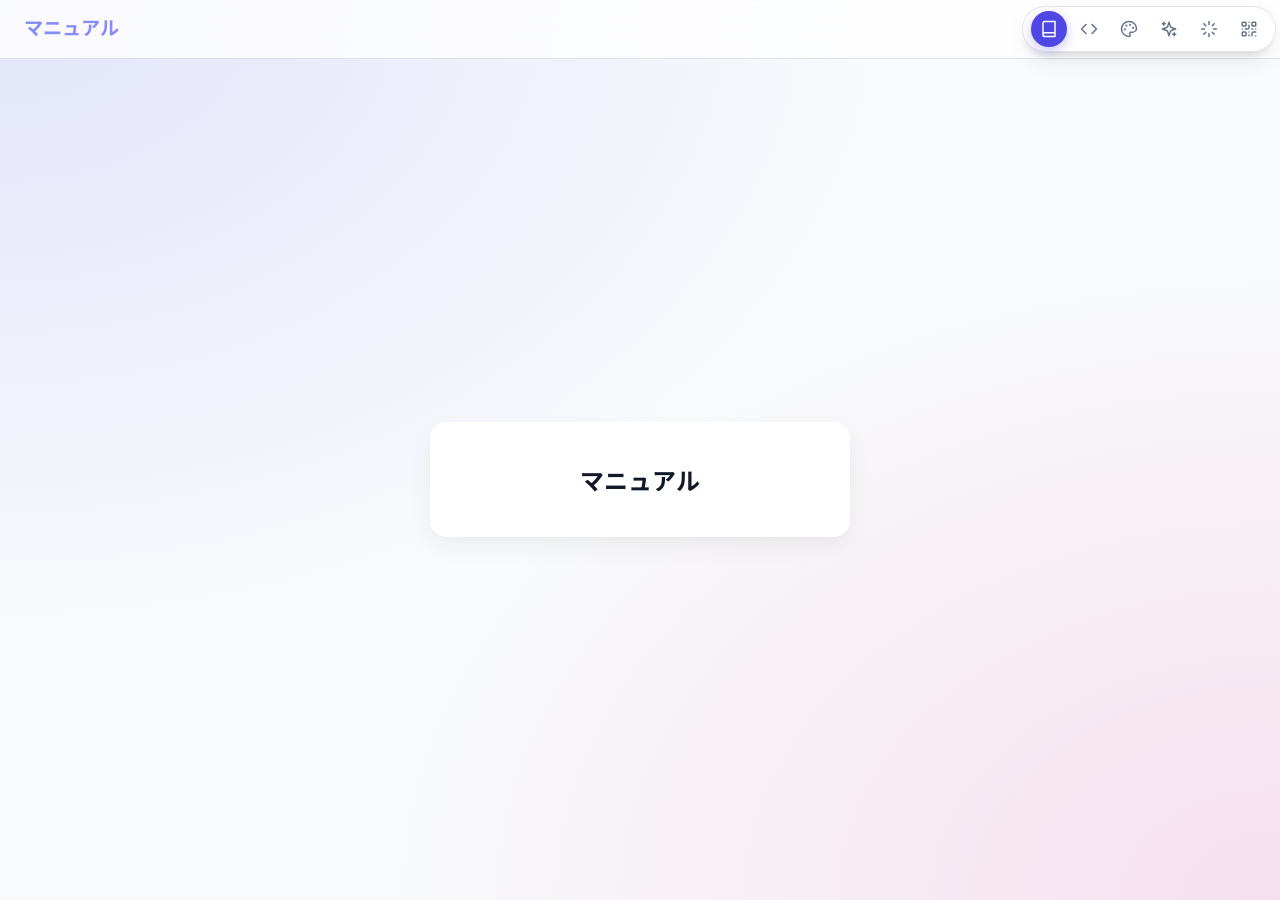
<file: assets/tools/index.html>
<!DOCTYPE html>
<html lang="ja">

<head>
    <meta charset="UTF-8">
    <meta name="viewport" content="width=device-width, initial-scale=1.0">
    <title>マニュアル</title>
    <link rel="preconnect" href="https://fonts.googleapis.com">
    <link rel="preconnect" href="https://fonts.gstatic.com" crossorigin>
    <link
        href="https://fonts.googleapis.com/css2?family=Inter:wght@400;600&family=Noto+Sans+JP:wght@400;700&display=swap"
        rel="stylesheet">
    <link rel="stylesheet" href="./style.css">
    <style>


    </style>
</head>

<body>
    <header class="header">
        <h1>マニュアル</h1>
    </header>

    <div class="main-container centered">
        <div class="card-container">
            <h2>マニュアル</h2>
        </div>
    </div>

    <!-- Global Navigation -->
    <nav class="global-nav">
        <a href="index.html" class="nav-item active" title="Manual">
            <svg xmlns="http://www.w3.org/2000/svg" width="24" height="24" viewBox="0 0 24 24" fill="none"
                stroke="currentColor" stroke-width="2" stroke-linecap="round" stroke-linejoin="round">
                <path d="M4 19.5v-15A2.5 2.5 0 0 1 6.5 2H20v20H6.5a2.5 2.5 0 0 1 0-5H20" />
            </svg>
        </a>
        <a href="snippets.html" class="nav-item" title="Snippets">
            <svg xmlns="http://www.w3.org/2000/svg" width="24" height="24" viewBox="0 0 24 24" fill="none"
                stroke="currentColor" stroke-width="2" stroke-linecap="round" stroke-linejoin="round">
                <polyline points="16 18 22 12 16 6" />
                <polyline points="8 6 2 12 8 18" />
            </svg>
        </a>
        <a href="generator.html" class="nav-item" title="CSS Generator">
            <svg xmlns="http://www.w3.org/2000/svg" width="24" height="24" viewBox="0 0 24 24" fill="none"
                stroke="currentColor" stroke-width="2" stroke-linecap="round" stroke-linejoin="round">
                <circle cx="13.5" cy="6.5" r=".5" />
                <circle cx="17.5" cy="10.5" r=".5" />
                <circle cx="8.5" cy="7.5" r=".5" />
                <circle cx="6.5" cy="12.5" r=".5" />
                <path
                    d="M12 2C6.5 2 2 6.5 2 12s4.5 10 10 10c.926 0 1.648-.746 1.648-1.688 0-.437-.18-.835-.437-1.125-.29-.289-.438-.652-.438-1.125a1.64 1.64 0 0 1 1.668-1.668h1.996c3.051 0 5.555-2.503 5.555-5.554C21.965 6.012 17.461 2 12 2z" />
            </svg>
        </a>
        <a href="scroll.html" class="nav-item" title="Scroll Animation">
            <svg xmlns="http://www.w3.org/2000/svg" width="24" height="24" viewBox="0 0 24 24" fill="none"
                stroke="currentColor" stroke-width="2" stroke-linecap="round" stroke-linejoin="round">
                <path
                    d="m12 3-1.912 5.813a2 2 0 0 1-1.275 1.275L3 12l5.813 1.912a2 2 0 0 1 1.275 1.275L12 21l1.912-5.813a2 2 0 0 1 1.275-1.275L21 12l-5.813-1.912a2 2 0 0 1-1.275-1.275L12 3Z" />
                <path d="M5 3v4" />
                <path d="M19 17v4" />
                <path d="M3 5h4" />
                <path d="M17 19h4" />
            </svg>
        </a>
                <a href="animation.html" class="nav-item" title="Permanent Animation">
            <svg xmlns="http://www.w3.org/2000/svg" width="24" height="24" viewBox="0 0 24 24" fill="none"
                stroke="currentColor" stroke-width="2" stroke-linecap="round" stroke-linejoin="round">
                <path d="M12 2v4M12 18v4M4.93 4.93l2.83 2.83M16.24 16.24l2.83 2.83M2 12h4M18 12h4M4.93 19.07l2.83-2.83M16.24 7.76l2.83-2.83"/>
            </svg>
        </a>
        <a href="qr.html" class="nav-item" title="QR Code">
            <svg xmlns="http://www.w3.org/2000/svg" width="24" height="24" viewBox="0 0 24 24" fill="none"
                stroke="currentColor" stroke-width="2" stroke-linecap="round" stroke-linejoin="round">
                <rect width="5" height="5" x="3" y="3" rx="1" />
                <rect width="5" height="5" x="16" y="3" rx="1" />
                <rect width="5" height="5" x="3" y="16" rx="1" />
                <path d="M21 16h-3a2 2 0 0 0-2 2v3" />
                <path d="M21 21v.01" />
                <path d="M12 7v3a2 2 0 0 1-2 2H7" />
                <path d="M3 12h.01" />
                <path d="M12 3h.01" />
                <path d="M12 16v.01" />
                <path d="M16 12h1" />
                <path d="M21 12v.01" />
                <path d="M12 21v-1" />
            </svg>
        </a>
    </nav>
</body>

</html>
</file>
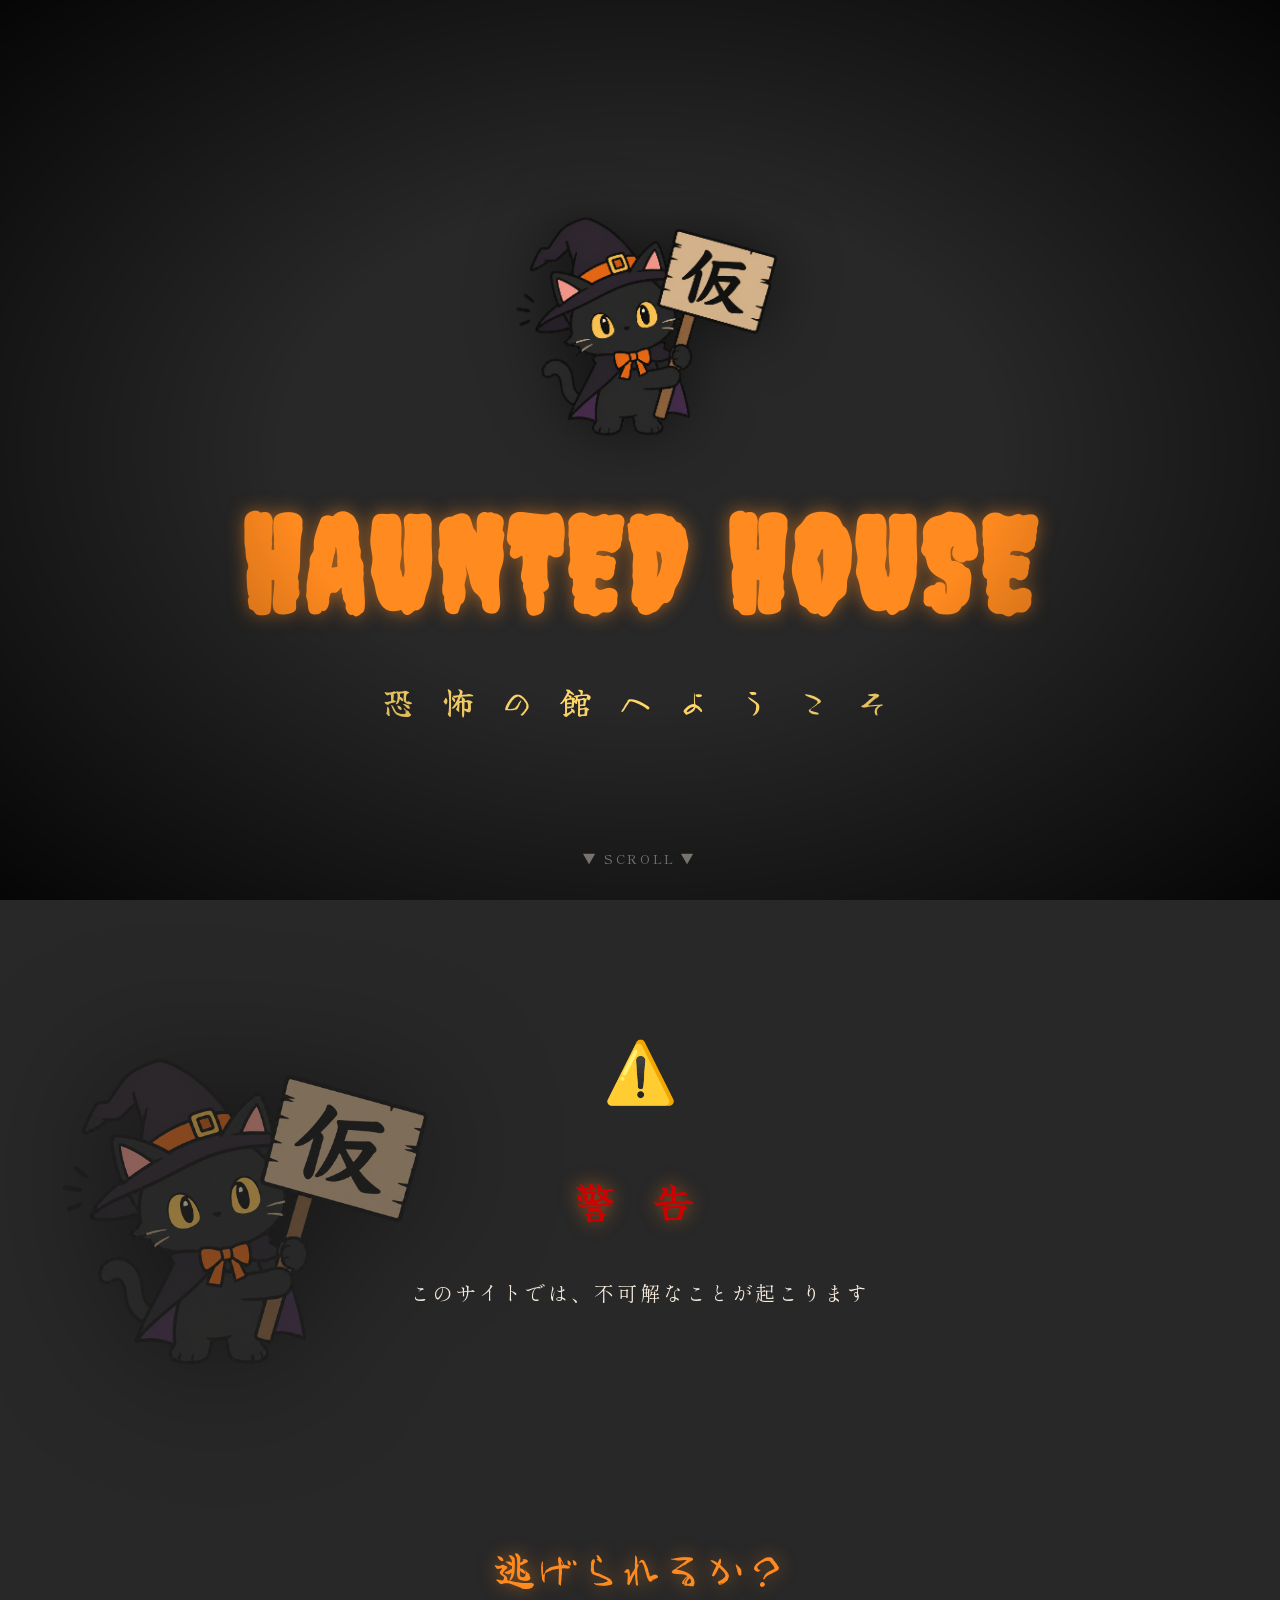
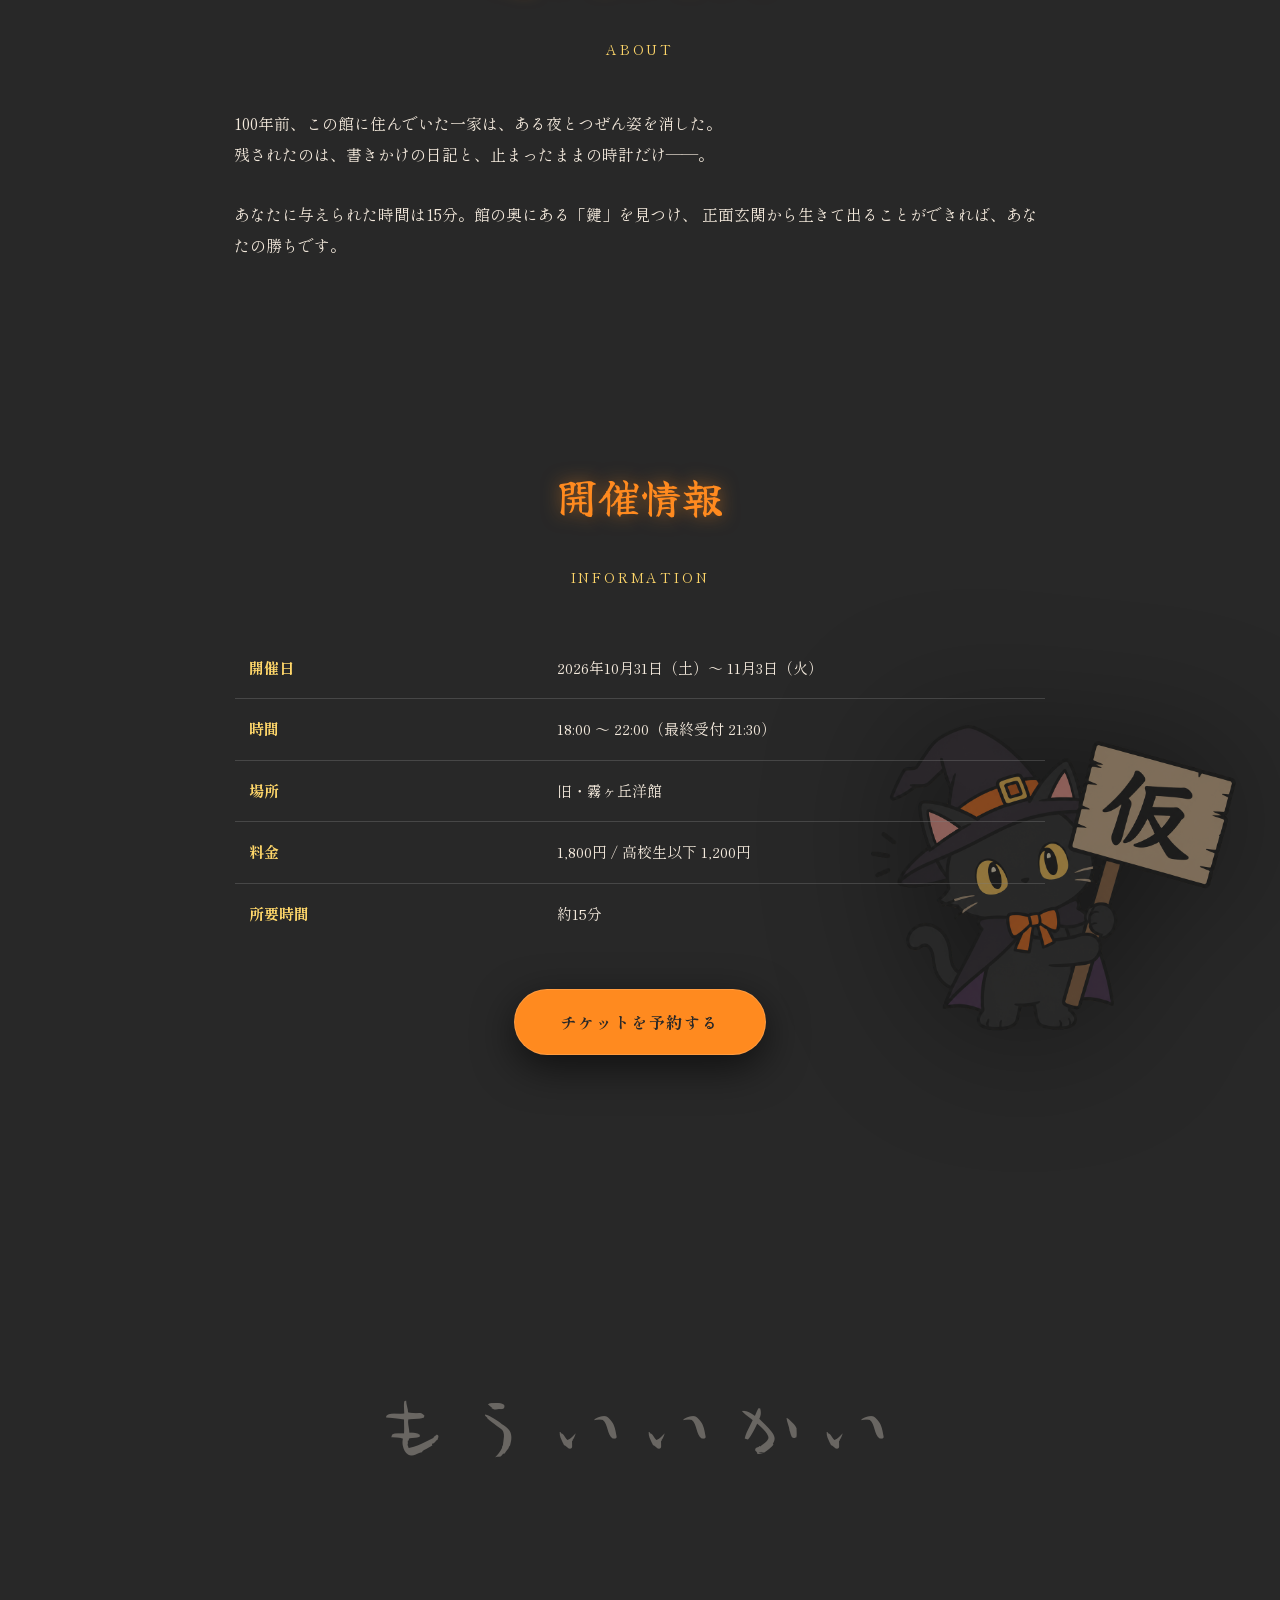
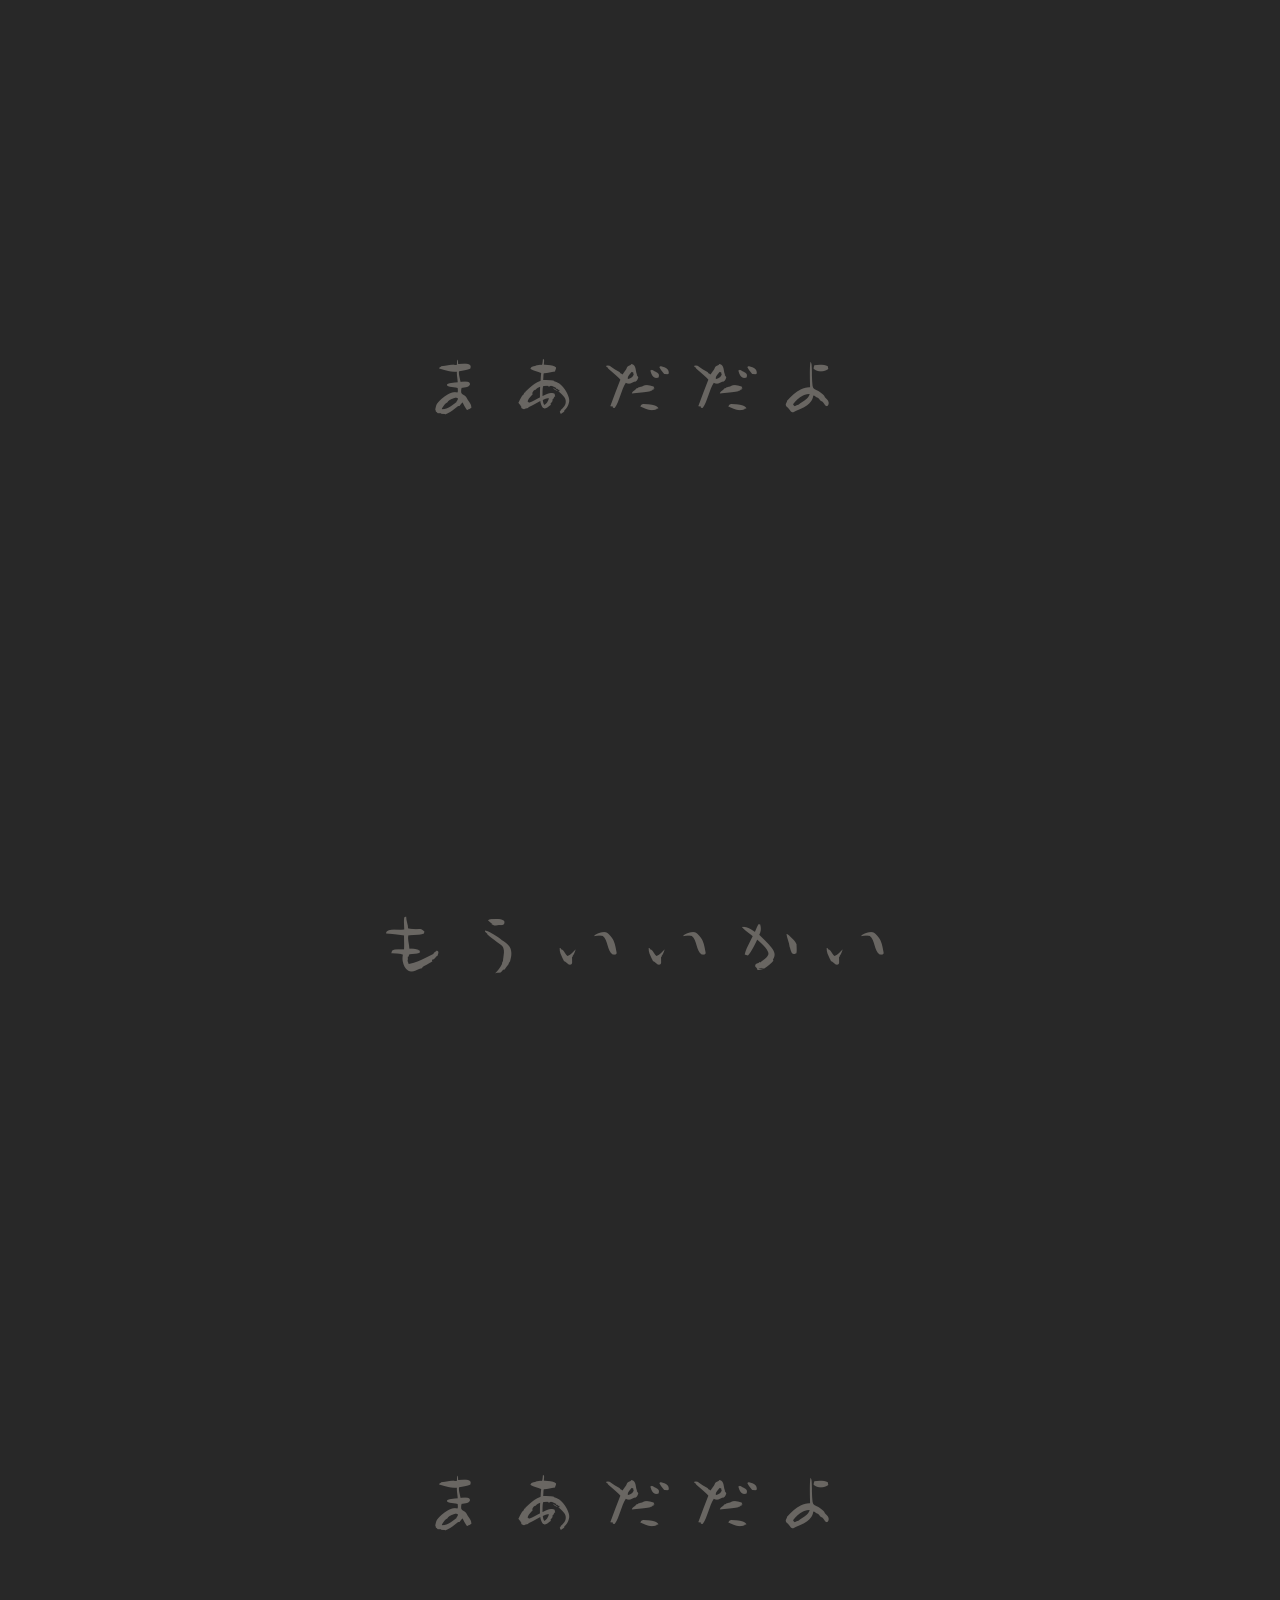
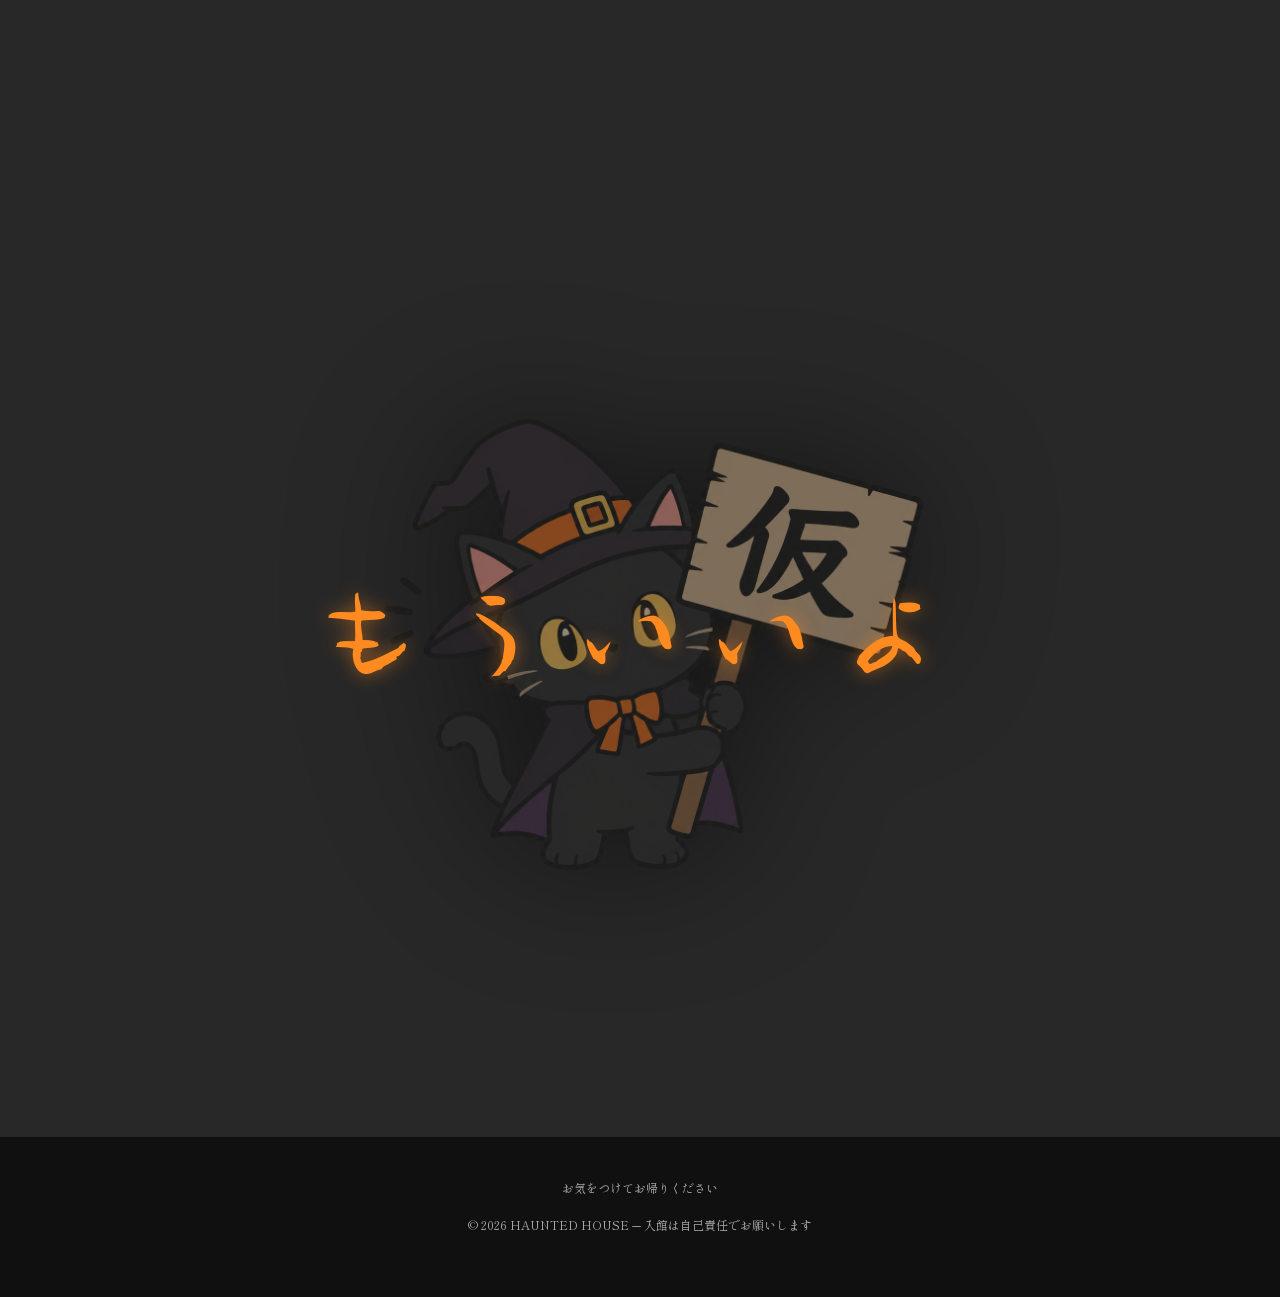
<file: 1031/Halloween/index-start.html>
<!DOCTYPE html>
<html lang="ja">

<head>
    <meta charset="UTF-8">
    <meta name="viewport" content="width=device-width, initial-scale=1.0">

    <title>恐怖の館 ─ HAUNTED HOUSE</title>


    <!-- 5種類のフォントを読みこんでいます（さわらなくてOK）
         Creepster        … 英語のホラー文字
         Shippori Mincho  … 明朝体（Jホラーの定番）
         Yuji Boku        … かすれた筆文字
         Zen Maru Gothic  … まるいゴシック体（かわいい）
         Yusei Magic      … 手書き風（ポップ）                        -->
    <link
        href="https://fonts.googleapis.com/css2?family=Creepster&family=Shippori+Mincho+B1:wght@400;700;800&family=Yuji+Boku&family=Zen+Maru+Gothic:wght@400;700;900&family=Yusei+Magic&display=swap"
        rel="stylesheet">

    <link rel="stylesheet" href="../../assets/base.css">
    <script defer src="../../assets/base.js"></script>


    <!-- ★③④ ほかの見た目は style.css の中にあります -->
    <link rel="stylesheet" href="style.css">


    <style>
        /* ==============================================================

           ★★★ えらぶところは、ぜんぶで5つ ★★★

             ★① 背景色        ↓このすぐ下（このファイル）
             ★② 文字色        ↓このすぐ下（このファイル）
             ★③ 見出しの色    ↓このすぐ下（このファイル）
             ★④ フォント／アニメーション   style.css の :root
             ★⑤ 画像          <body> の中（img/kari.png を書きかえる）

           色はぜんぶ、このファイルで えらべます。
           色の左に出る■をクリックすると、カラーピッカーが開きます。

           ============================================================== */

        :root {

            /* ==========================================================
               ★えらぶ① 背景色（サイト全体の色）
               ========================================================== */
            --bg: #282828;


            /* ==========================================================
               ② 文字色
               ※ 背景色とにた色にすると、読めなくなるので注意
               ========================================================== */

            --text: #f3e9dc;

            /* ==========================================================
               ③ 見出しの色
               ========================================================== */

            --main: #ff8a1f;
            --accent: #ffd76a;
        }
    </style>
</head>

<body>

    <!-- ==============================================================
     ★えらぶ⑤ 画像

     いま置いてあるのは、ぜんぶ「仮の画像」（img/kari.png）です。
     この下の4か所ぜんぶを、本番の画像に取りかえましょう。
     （画像1＝いちばん上の主役／画像2〜4＝スクロールで出てくる背景）

     src="..." の中の【フォルダ名】と【ファイル名】を書きかえます。

       ◆ img/gekikowa/…（げきこわ・写真みたいで本気こわい）
           Rotting_jack-o'-lantern.png   かぼちゃ
           Pale_ghost_with_hollow.png    おばけ
           Swarm_of_bats_flying.png      こうもり
           Menacing_black_cat.png        黒ねこ

       ◆ img/tyoikowa/…（ちょいこわ・イラストでかわいい）
           Jack-o'-lantern_pumpkin.png       かぼちゃ
           White_ghost_floating_playful.png  おばけ
           Bat_hanging.png                   こうもり
           Black_cat_wearing.png             黒ねこ

     【書きかえの例】
       src="img/kari.png"
         ↓
       src="img/gekikowa/Rotting_jack-o'-lantern.png"

     ※ ファイル名は1文字でもまちがえると、画像がこわれます
     ※ げきこわ と ちょいこわ を まぜてもOK
     ※ alt="..." は「画像が出なかったときに出る文字」です。
        画像に合わせて書きかえましょう
     ============================================================== -->


    <!-- ヒーロー（いちばん上の大きい場所） -->
    <div class="hero">

        <!-- ★えらぶ⑤ 画像1／いちばん目立つ場所。かぼちゃがおすすめ -->
        <img class="emoji" src="img/kari.png" alt="仮の画像">

        <h1>HAUNTED HOUSE</h1>
        <p class="sub">恐 怖 の 館 へ よ う こ そ</p>
        <p class="scroll-hint">▼ SCROLL ▼</p>
    </div>


    <!-- ==========================================================
         ★背景画像 その1（かぼちゃがおすすめ）
         .track のあいだ、画面の左がわに はりつきます
         ========================================================== -->
    <div class="track">

        <div class="bg-e e1">
            <!-- ★えらぶ⑤ 画像2 -->
            <img data-anime="left" src="img/kari.png" alt="">
        </div>

        <!-- 警告（さきに予告して、こわがらせる） -->
        <div class="warning">
            <span class="mark">⚠️</span>
            <h2 class="reveal">警 告</h2>
            <p class="reveal">このサイトでは、不可解なことが起こります</p>
        </div>

        <!-- お化け屋敷の紹介文 -->
        <section>
            <h2 class="reveal">逃げられるか？</h2>
            <p class="lead reveal">ABOUT</p>
            <p class="reveal">
                100年前、この館に住んでいた一家は、ある夜とつぜん姿を消した。<br>
                残されたのは、書きかけの日記と、止まったままの時計だけ——。<br><br>
                あなたに与えられた時間は15分。館の奥にある「鍵」を見つけ、
                正面玄関から生きて出ることができれば、あなたの勝ちです。
            </p>
        </section>

    </div>


    <!-- ==========================================================
         ★背景画像 その2（おばけがおすすめ）
         画面の右がわに はりつきます
         ========================================================== -->
    <div class="track">

        <div class="bg-e e2">
            <!-- ★えらぶ⑤ 画像3 -->
            <img data-anime="left" src="img/kari.png" alt="">
        </div>

        <!-- 開催の情報 -->
        <section>
            <h2 class="reveal">開催情報</h2>
            <p class="lead reveal">INFORMATION</p>

            <table class="reveal">
                <tr>
                    <th>開催日</th>
                    <td>2026年10月31日（土）〜 11月3日（火）</td>
                </tr>
                <tr>
                    <th>時間</th>
                    <td>18:00 〜 22:00（最終受付 21:30）</td>
                </tr>
                <tr>
                    <th>場所</th>
                    <td>旧・霧ヶ丘洋館</td>
                </tr>
                <tr>
                    <th>料金</th>
                    <td>1,800円 / 高校生以下 1,200円</td>
                </tr>
                <tr>
                    <th>所要時間</th>
                    <td>約15分</td>
                </tr>
            </table>

            <div class="btn-wrap reveal">
                <a href="#" class="btn">チケットを予約する</a>
            </div>
        </section>

    </div>


    <!-- かくれんぼ
         おなじ言葉をくりかえして、さいごの1つだけ変えるのがコツ。
         行をコピペして増やすほど、こわくなります -->
    <div class="kakurenbo">
        <div class="line reveal">もういいかい</div>
        <div class="line reveal">まあだだよ</div>
        <div class="line reveal">もういいかい</div>
        <div class="line reveal">まあだだよ</div>

        <!-- ↓ここだけ言葉が変わる。
             文字のうしろに、★えらぶ⑤ 画像4 を absolute で置いています -->
        <div class="line last">
            <!-- ★えらぶ⑤ 画像4／こうもり・黒ねこがおすすめ
                 動かしたいときは <img> に data-anime="left" などを付ける -->
            <div class="haikei-waku">
                <img src="img/kari.png" alt="" data-anime="left">
            </div>
            <span class="moji">もういいよ</span>
        </div>
    </div>


    <!-- いちばん下 -->
    <footer>
        <p class="reveal">お気をつけてお帰りください</p>
        <p style="margin-top:14px;">© 2026 HAUNTED HOUSE ─ 入館は自己責任でお願いします</p>
    </footer>


    <script>
        /* スクロールして画面に入ったら、ふわっと出すしくみ */
        const io = new IntersectionObserver((entries) => {
            entries.forEach((entry) => {
                if (entry.isIntersecting) {
                    entry.target.classList.add('show');
                    io.unobserve(entry.target);
                }
            });
        }, { threshold: 0.2 });

        document.querySelectorAll('.reveal').forEach((el) => io.observe(el));
    </script>

</body>

</html>
</file>
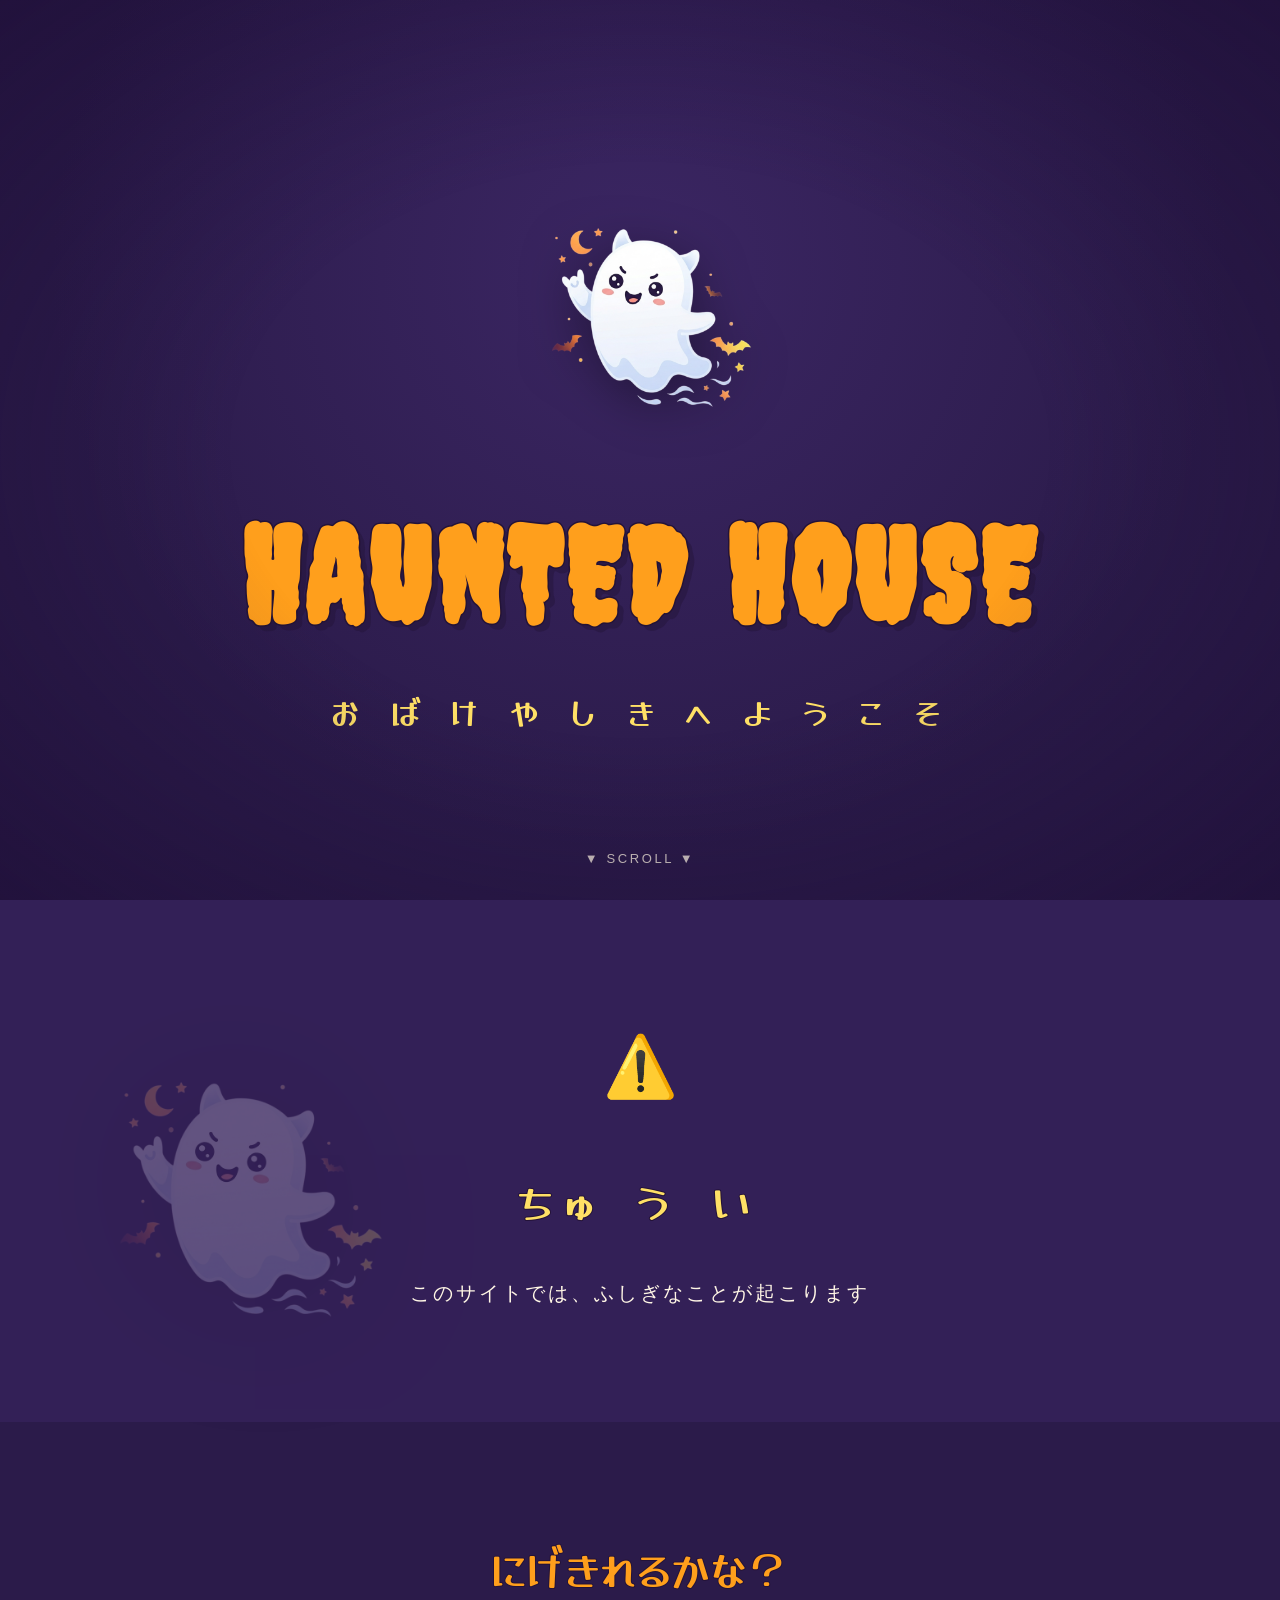
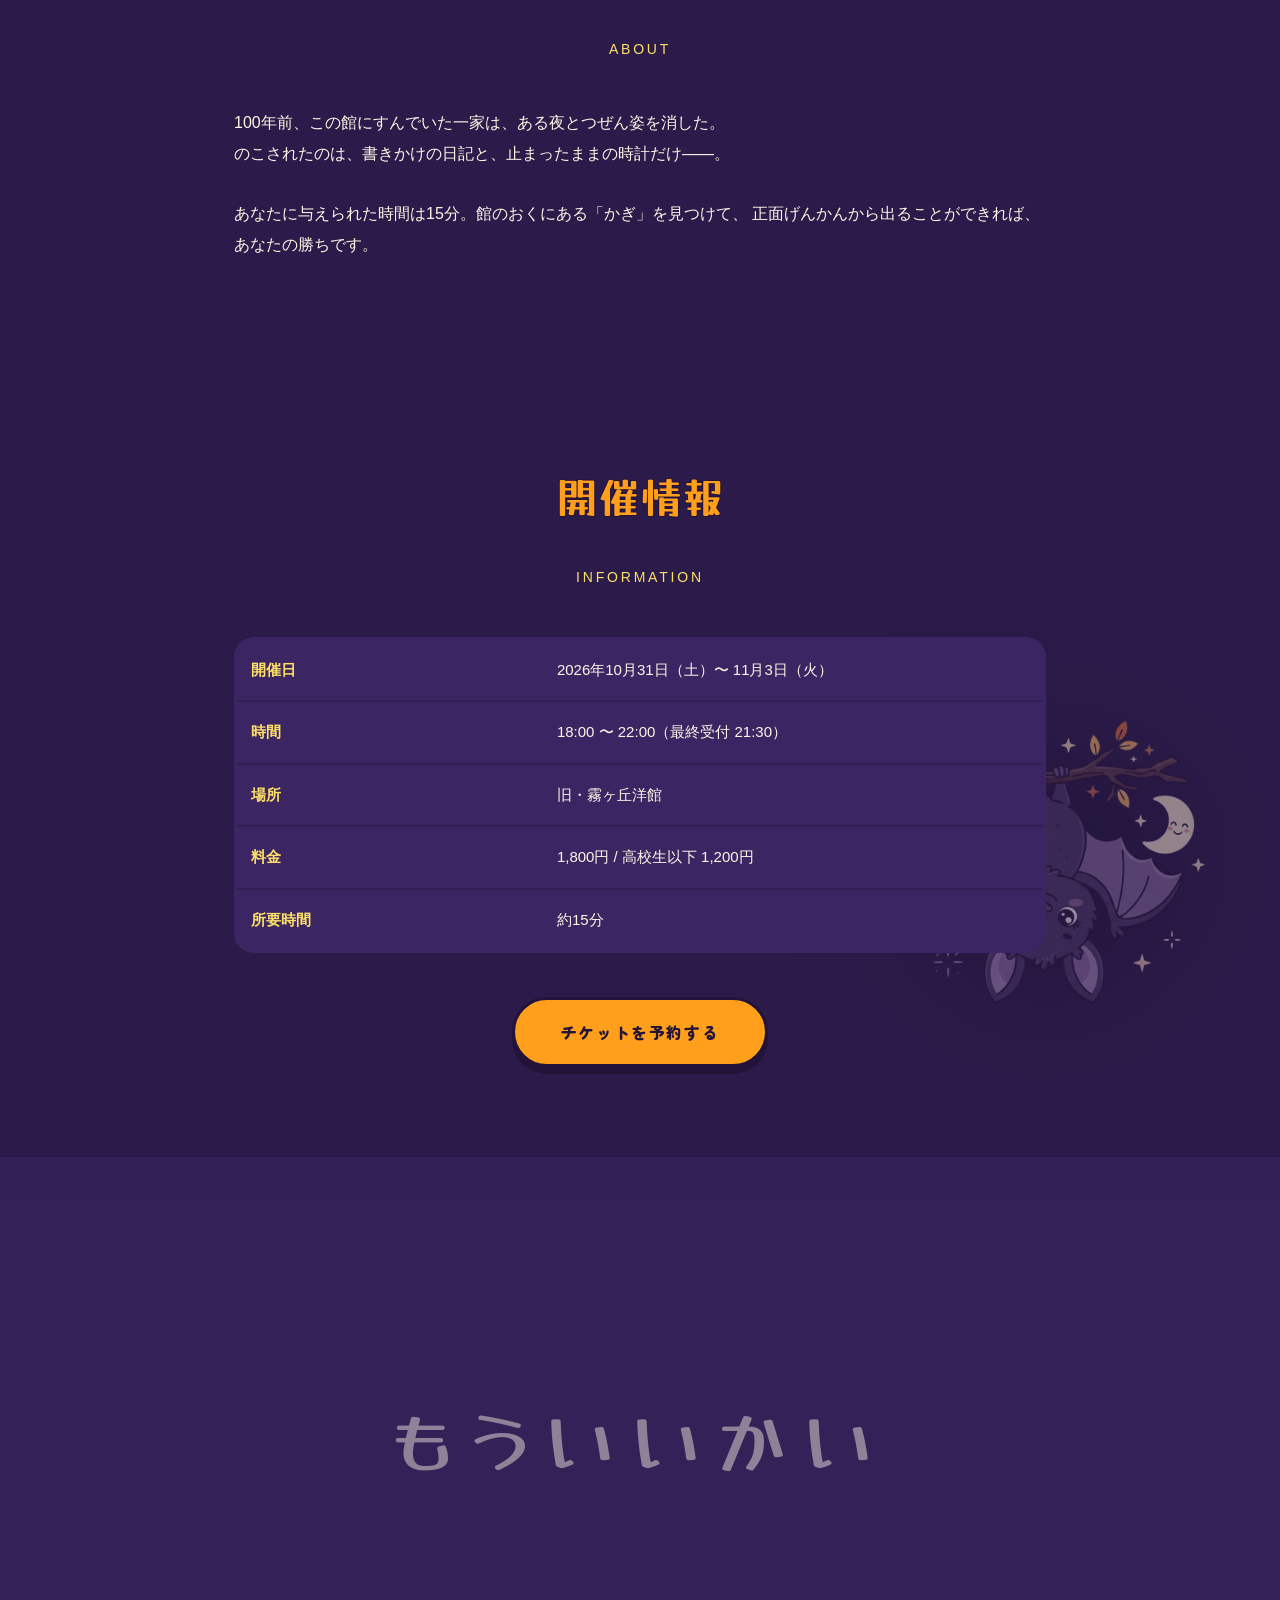
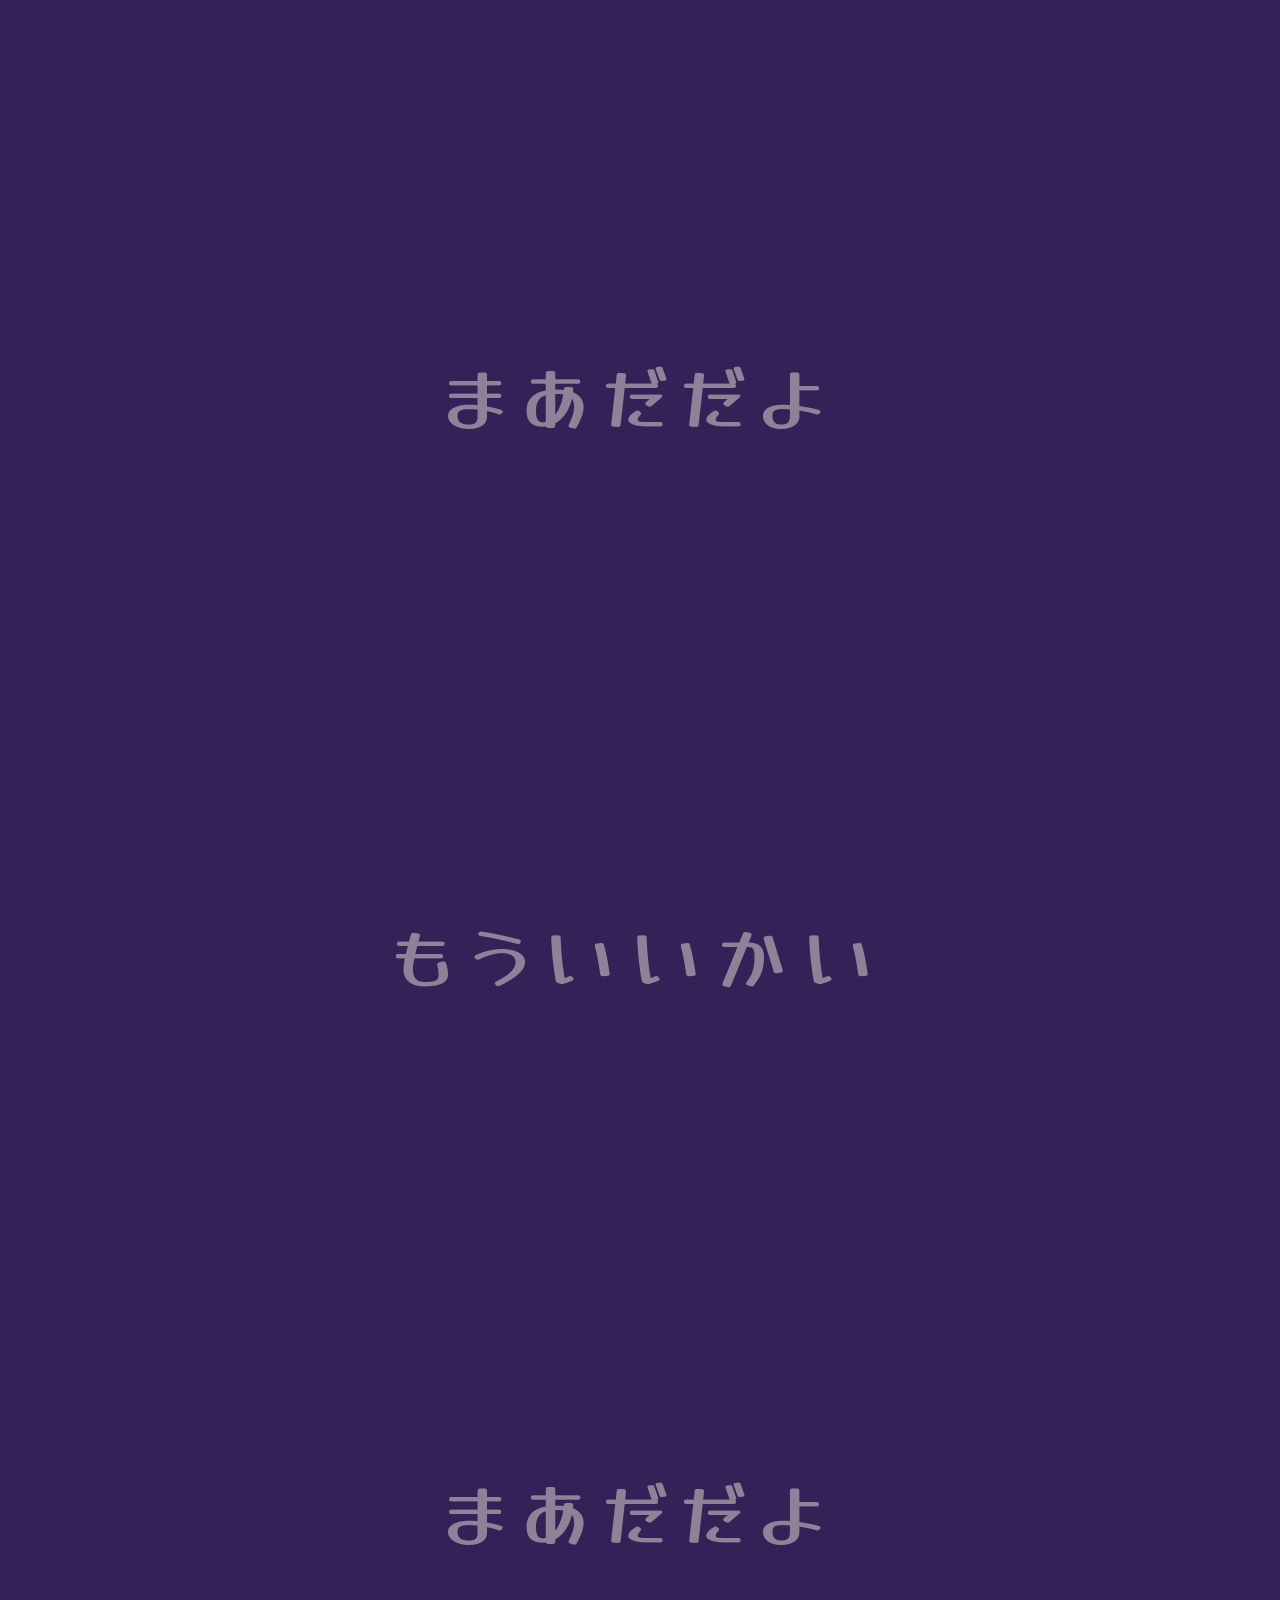
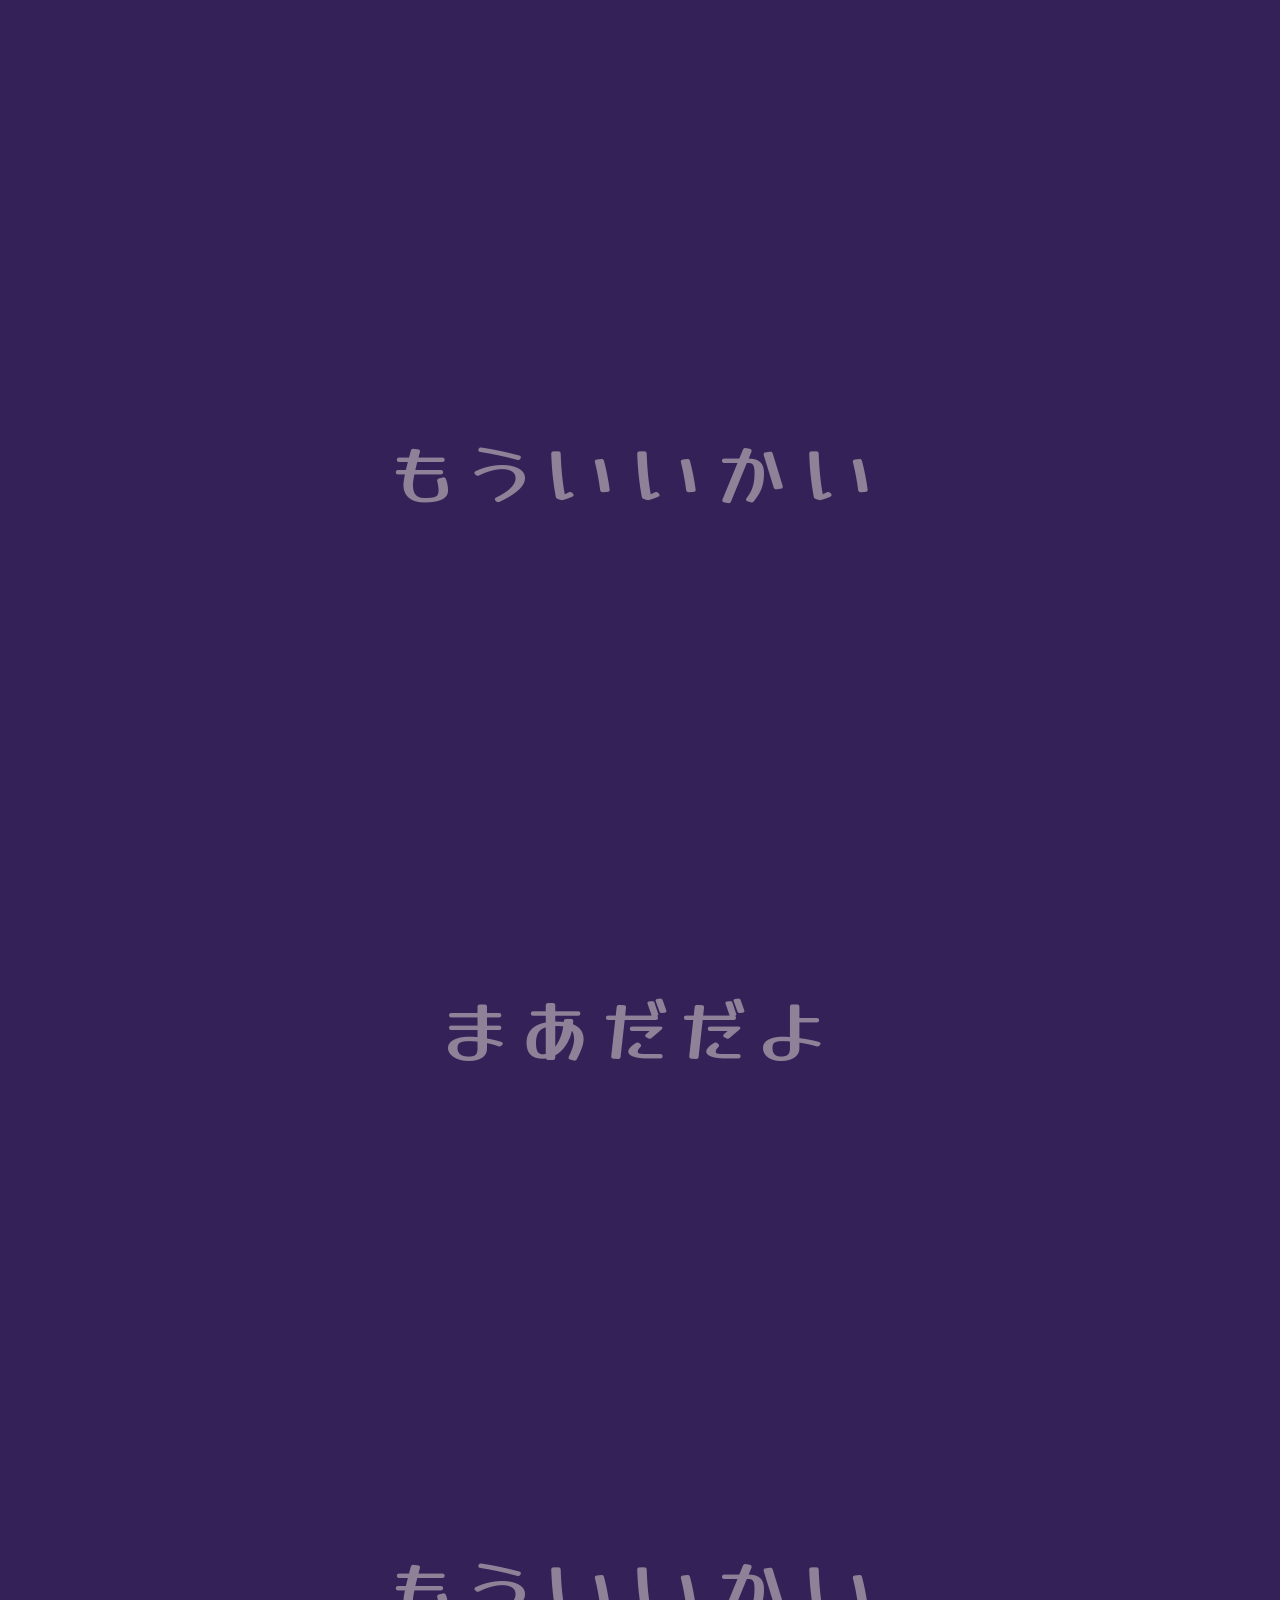
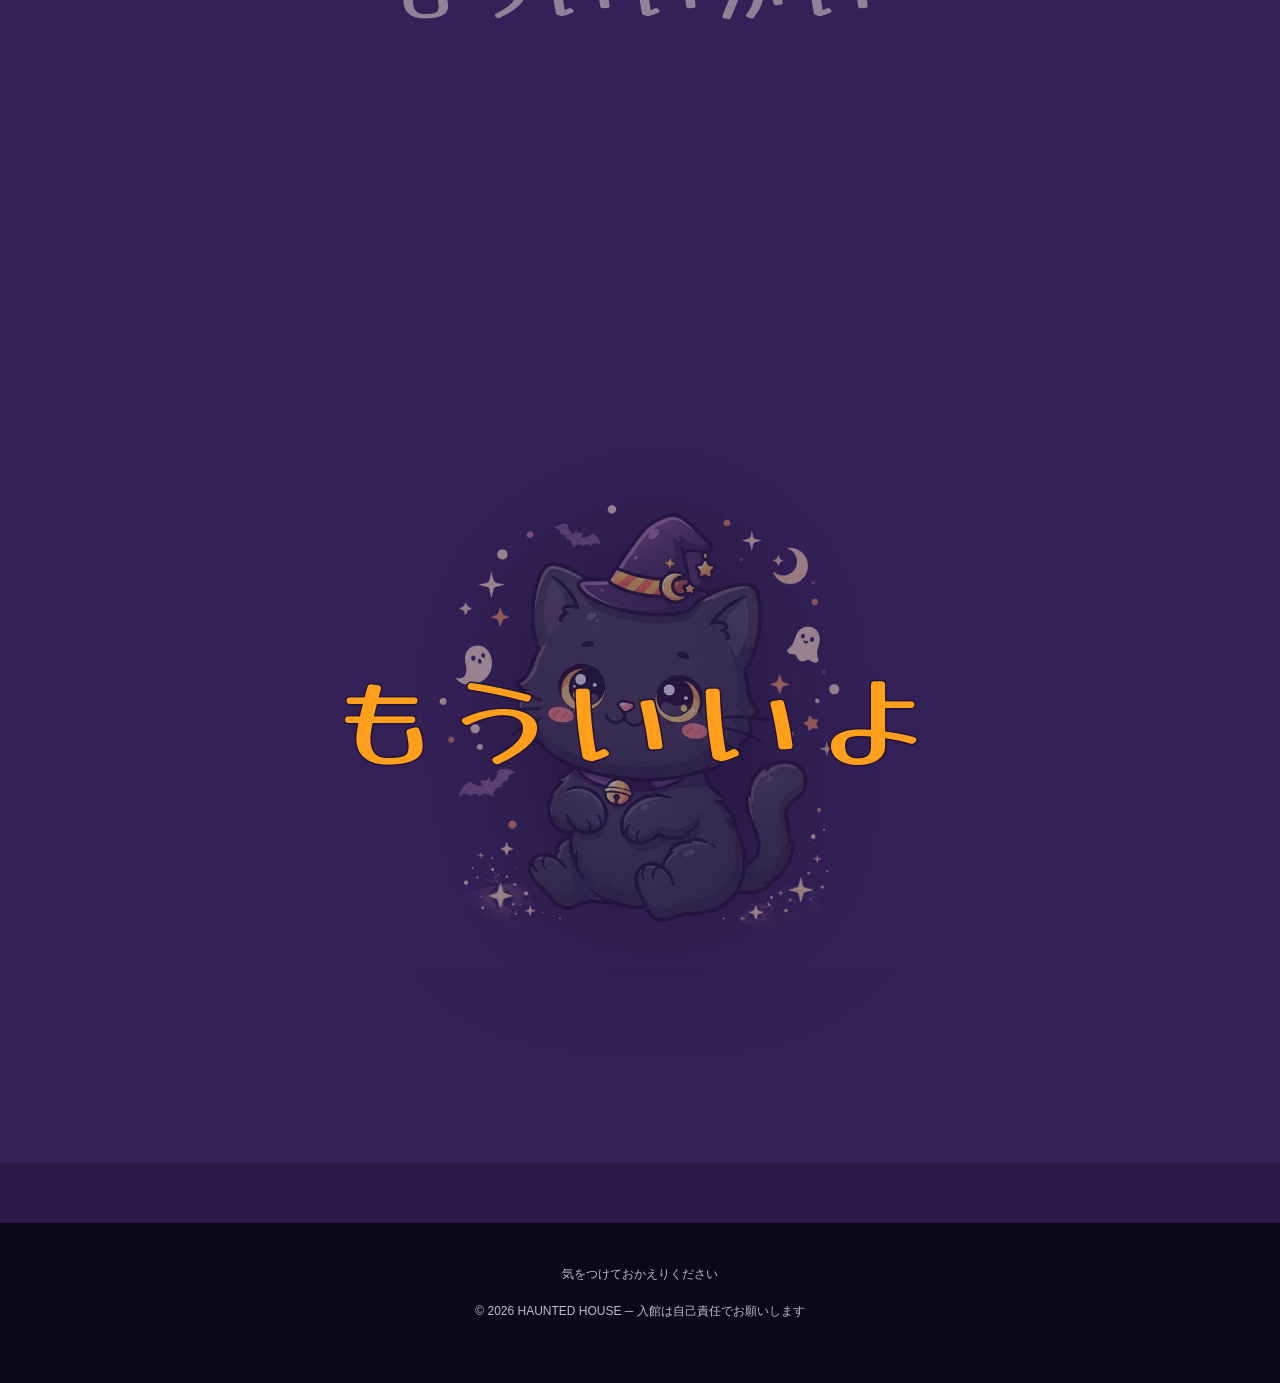
<file: 1031/mihon/index-cartoon.html>
<!DOCTYPE html>
<html lang="ja">

<head>
    <meta charset="UTF-8">
    <meta name="viewport" content="width=device-width, initial-scale=1.0">

    <!-- ============================================================
     ★書きかえ① ブラウザのタブに出る名前
     ============================================================ -->
    <title>おばけやしきへようこそ ─ HAUNTED HOUSE</title>

    <!-- まるっこいフォント：ポップでかわいい空気になる -->
    <link href="https://fonts.googleapis.com/css2?family=Creepster&family=Zen+Maru+Gothic:wght@400;700;900&family=Yusei+Magic&display=swap"
        rel="stylesheet">

    <link rel="stylesheet" href="../../assets/base.css">
    <script defer src="../../assets/base.js"></script>

    <style>
        /* ==============================================================
   ★書きかえ② いろ（カラーパレット）
   使いたいものだけ残して、あとは前後を  /*  と  */

        /* --- パレットA：よぞら むらさき × オレンジ --- */
        :root {
            --bg: #2b1b4a;
            /* 背景の色（明るくするほどポップになる） */
            --bg2: #3b2663;
            /* 背景の色（うすいほう） */
            --main: #ff9f1c;
            /* メインの色（見出しなど） */
            --accent: #ffe066;
            /* アクセントの色 */
            --text: #fff6e5;
            /* 文字の色 */
        }

        /* --- パレットB：おひさま オレンジ × クリーム ---
        :root {
            --bg: #ff9f1c;
            --bg2: #ffb84d;
            --main: #7b3fa0;
            --accent: #fff6e5;
            --text: #3d2352;
        }
        */

        /* --- パレットC：ミント × ぶどう ---
        :root {
            --bg: #123c3a;
            --bg2: #1b5450;
            --main: #7ce0c0;
            --accent: #ffe066;
            --text: #eafff8;
        }
        */


        /* ==============================================================
   ここから下は「見た目のしくみ」
   さわらなくてOK。よゆうがあれば数字を変えてみよう
   ============================================================== */

        * {
            margin: 0;
            padding: 0;
            box-sizing: border-box;
        }

        body {
            background: var(--bg);
            color: var(--text);
            /* まるいゴシック体にするだけで、絵本みたいな空気になる */
            font-family: "Zen Maru Gothic", sans-serif;
            line-height: 1.9;
            overflow-x: hidden;
        }

        /* 画面の四すみを、ほんのり暗くする（0.4 を大きくするとこわくなる） */
        body::after {
            content: "";
            position: fixed;
            inset: 0;
            pointer-events: none;
            /* クリックのじゃまをしない */
            z-index: 500;
            background: radial-gradient(ellipse at center,
                    transparent 45%, rgba(20, 5, 40, 0.4) 100%);
        }


        /* ========== ①ローディング画面（さいしょの1コマ） ========== */
        #loading {
            position: fixed;
            inset: 0;
            z-index: 9999;
            background: var(--bg2);
            display: flex;
            flex-direction: column;
            justify-content: center;
            align-items: center;
            gap: 18px;
            /* 3.2秒かけて、ゆっくり消える */
            animation: loadingOut 1s ease 3.2s forwards;
        }

        /* 画像は「幅」だけ決めれば、高さは自動でついてくる */
        #loading .lamp {
            width: clamp(120px, 32vw, 180px);
            height: auto;
            /* ぴょんぴょん はねる */
            animation: bounce 0.9s ease-in-out infinite;
        }

        #loading p {
            color: var(--accent);
            font-size: 13px;
            letter-spacing: 0.4em;
        }

        @keyframes loadingOut {
            to {
                opacity: 0;
                visibility: hidden;
            }
        }

        /* はずむ動き（カートゥーンの基本！） */
        @keyframes bounce {

            0%,
            100% {
                transform: translateY(0) scale(1, 1);
            }

            50% {
                transform: translateY(-22px) scale(0.96, 1.04);
            }
        }


        /* ========== ヒーロー（いちばん上の大きい場所） ========== */
        .hero {
            min-height: 100vh;
            display: flex;
            flex-direction: column;
            justify-content: center;
            align-items: center;
            text-align: center;
            padding: 24px;
            position: relative;
            background:
                radial-gradient(ellipse at 50% 30%, var(--bg2), transparent 65%),
                var(--bg);
        }

        .hero h1 {
            font-family: "Creepster", cursive;
            font-size: clamp(48px, 12vw, 130px);
            color: var(--main);
            letter-spacing: 0.04em;
            line-height: 1.1;
            /* 文字のふちどり。マンガっぽさが出る */
            -webkit-text-stroke: 3px #241338;
            paint-order: stroke fill;
            text-shadow: 6px 6px 0 rgba(36, 19, 56, 0.45);
            animation: wobble 3s ease-in-out infinite;
        }

        /* ゆらゆら かたむく動き */
        @keyframes wobble {

            0%,
            100% {
                transform: rotate(-2deg);
            }

            50% {
                transform: rotate(2deg);
            }
        }

        .hero .sub {
            margin-top: 18px;
            /* 手書き風フォント。ポップさが出る */
            font-family: "Yusei Magic", sans-serif;
            font-size: clamp(20px, 5vw, 32px);
            letter-spacing: 0.3em;
            color: var(--accent);
        }

        .hero .emoji {
            width: clamp(160px, 40vw, 320px);
            height: auto;
            margin-bottom: 10px;
            /* 画像のまわりをぼんやり光らせる */
            filter: drop-shadow(0 10px 24px rgba(0, 0, 0, 0.35));
            animation: float 3s ease-in-out infinite;
        }

        @keyframes float {

            0%,
            100% {
                transform: translateY(0);
            }

            50% {
                transform: translateY(-18px);
            }
        }

        .scroll-hint {
            position: absolute;
            bottom: 28px;
            font-size: 13px;
            letter-spacing: 0.2em;
            opacity: 0.8;
            animation: float 2s ease-in-out infinite;
        }


        /* ========== ②警告セクション ========== */
        .warning {
            /* すこし透かして、うしろの背景画像を見せる */
            background: color-mix(in srgb, var(--bg2) 55%, transparent);
            text-align: center;
            padding: 110px 24px;
        }

        .warning .mark {
            font-size: 60px;
            display: block;
            margin-bottom: 20px;
            animation: bounce 1.4s ease-in-out infinite;
        }

        .warning h2 {
            /* まるい文字＋ふちどりで、「こわいけど楽しい」看板になる */
            font-family: "Yusei Magic", sans-serif;
            color: var(--accent);
            letter-spacing: 0.3em;
            margin-bottom: 18px;
            -webkit-text-stroke: 2px #241338;
            paint-order: stroke fill;
        }

        .warning p {
            font-size: clamp(15px, 4vw, 20px);
            letter-spacing: 0.15em;
            opacity: 0.9;
        }


        /* ========== 中身のセクション ========== */
        section {
            max-width: 860px;
            margin: 0 auto;
            padding: 90px 24px;
        }

        h2 {
            /* 見出しは手書き風＋ふちどり */
            font-family: "Yusei Magic", sans-serif;
            font-weight: 400;
            font-size: clamp(26px, 6vw, 42px);
            color: var(--main);
            text-align: center;
            margin-bottom: 12px;
            -webkit-text-stroke: 2px #241338;
            paint-order: stroke fill;
        }

        h2+.lead {
            text-align: center;
            color: var(--accent);
            font-size: 14px;
            letter-spacing: 0.2em;
            margin-bottom: 46px;
        }


        /* ==============================================================
           ★背景画像（sticky ＋ absolute）

             .track     … 画像を「はりつかせる」ための土台。
                          この土台を通りすぎるあいだ、画像は画面にとどまる
             .bg-e      … sticky で画面にはりつく係（高さ0なので じゃまをしない）
             .bg-e img  … absolute で、すきな場所に大きく置く
           ============================================================== */
        .track {
            position: relative;
        }

        /* こさ・かげは この「はりつく係」に付ける。
           ※ <img> には付けない（data-anime のアニメを じゃましないため） */
        .bg-e {
            position: sticky;
            top: 0;
            height: 0;
            z-index: 0;
            /* クリックのじゃまをしない */
            pointer-events: none;
            /* 画像のこさ（0.2＝うっすら／0.5＝しっかり） */
            opacity: 0.5;
            filter: drop-shadow(0 0 70px rgba(0, 0, 0, 0.55));
        }

        .bg-e img {
            position: absolute;
            height: auto;
        }

        /* その1：ひだり上 */
        .bg-e.e1 img {
            top: 10vh;
            left: 2vw;
            width: clamp(200px, 34vw, 420px);
        }

        /* その2：みぎ下 */
        .bg-e.e2 img {
            top: 34vh;
            right: 2vw;
            width: clamp(200px, 34vw, 420px);
        }

        /* 文章は、かならず画像より前（上）に出す */
        .track>.warning,
        .track>section {
            position: relative;
            z-index: 1;
        }

        /* その3：sticky を使わず、「もういいよ」の文字のうしろに置く。
           場所ぎめ・こさは この わく（.haikei-waku）が ぜんぶ担当する */
        .line.last .haikei-waku {
            position: absolute;
            top: 50%;
            left: 50%;
            /* 自分の半分ぶん もどして、ぴったり まんなか */
            transform: translate(-50%, -50%);
            width: clamp(260px, 52vw, 620px);
            opacity: 0.5;
            filter: drop-shadow(0 0 70px rgba(0, 0, 0, 0.55));
            z-index: 0;
            pointer-events: none;
        }

        /* 中の画像には なにも指定しない。
           だから <img> に data-anime="left" を付けると、ちゃんと動く */
        .line.last .haikei-waku img {
            display: block;
            width: 100%;
            height: auto;
        }

        /* 文字は、画像より前（上）に出す */
        .line.last .moji {
            position: relative;
            z-index: 1;
        }


        /* ========== 料金・じかん の表 ========== */
        table {
            width: 100%;
            border-collapse: collapse;
            font-size: 15px;
            background: var(--bg2);
            border: 3px solid #241338;
            border-radius: 20px;
            /* まるいかどから、はみ出さないようにする */
            overflow: hidden;
        }

        th,
        td {
            padding: 16px 14px;
            border-bottom: 2px solid rgba(36, 19, 56, 0.35);
            text-align: left;
        }

        th {
            color: var(--accent);
            width: 38%;
        }


        /* ========== ボタン ========== */
        .btn-wrap {
            text-align: center;
            margin-top: 44px;
        }

        .btn {
            display: inline-block;
            background: var(--main);
            color: #241338;
            font-weight: 900;
            padding: 17px 46px;
            border: 3px solid #241338;
            border-radius: 999px;
            text-decoration: none;
            letter-spacing: 0.1em;
            box-shadow: 0 7px 0 #241338;
            transition: transform 0.15s, box-shadow 0.15s;
        }

        /* おすと、ボタンが沈む */
        .btn:active {
            transform: translateY(7px);
            box-shadow: 0 0 0 #241338;
        }

        .btn:hover {
            transform: translateY(-3px);
            box-shadow: 0 10px 0 #241338;
        }


        /* ========== ③かくれんぼ（くりかえしの演出） ========== */
        .kakurenbo {
            background: color-mix(in srgb, var(--bg2) 55%, transparent);
            padding: 0;
            max-width: none;
        }

        .kakurenbo .line {
            min-height: 62vh;
            display: flex;
            justify-content: center;
            align-items: center;
            /* 手書き風フォント。子どもの声みたいに見える */
            font-family: "Yusei Magic", sans-serif;
            font-size: clamp(30px, 9vw, 74px);
            font-weight: 400;
            letter-spacing: 0.2em;
            color: rgba(255, 246, 229, 0.45);
        }

        /* さいごの1行だけ、大きく明るく */
        .kakurenbo .line.last {
            /* ↓ この中の画像を absolute で置くための目印 */
            position: relative;
            color: var(--main);
            min-height: 100vh;
            font-size: clamp(38px, 13vw, 110px);
            -webkit-text-stroke: 3px #241338;
            paint-order: stroke fill;
        }


        /* ========== ④スクロールでふわっと出る ========== */
        .reveal {
            opacity: 0;
            transform: translateY(40px);
            transition: opacity 0.8s ease, transform 0.8s cubic-bezier(0.34, 1.56, 0.64, 1);
        }

        .reveal.show {
            opacity: 1;
            transform: translateY(0);
        }


        /* ========== いちばん下 ========== */
        footer {
            text-align: center;
            padding: 40px 24px 60px;
            font-size: 12px;
            opacity: 0.7;
        }

        /* スマホで見たとき */
        @media (max-width: 600px) {
            section {
                padding: 64px 20px;
            }
        }
    </style>
</head>

<body>




    <!-- ==============================================================
     ★書きかえ④ タイトルとキャッチコピー
     ============================================================== -->
    <div class="hero">
        <img class="emoji" src="img/tyoikowa/White_ghost_floating_playful.png" alt="ういているおばけ">
        <!-- 本気でこわくしたい人は、上の行を消して↓を使う
        <img class="emoji" src="img/gekikowa/Pale_ghost_with_hollow.png" alt="ういているおばけ">
        -->
        <h1>HAUNTED HOUSE</h1>
        <p class="sub">お ば け や し き へ よ う こ そ</p>
        <p class="scroll-hint">▼ SCROLL ▼</p>
    </div>


    <!-- ==============================================================
     ★書きかえ⑦ 背景の画像（その1）
     .track のあいだ、画面の左がわに はりつきます
     ============================================================== -->
    <div class="track">

        <div class="bg-e e1">
            <img src="img/tyoikowa/White_ghost_floating_playful.png" alt="">
            <!-- げきこわ版： img/gekikowa/Pale_ghost_with_hollow.png -->
        </div>

        <!-- ★書きかえ⑤ 警告（さきに予告して、わくわくさせる） -->
        <div class="warning">
            <span class="mark">⚠️</span>
            <h2 class="reveal">ちゅ う い</h2>
            <p class="reveal">このサイトでは、ふしぎなことが起こります</p>
        </div>

        <!-- ★書きかえ⑥ お化け屋敷の紹介文 -->
        <section>
            <h2 class="reveal">にげきれるかな？</h2>
            <p class="lead reveal">ABOUT</p>
            <p class="reveal">
                100年前、この館にすんでいた一家は、ある夜とつぜん姿を消した。<br>
                のこされたのは、書きかけの日記と、止まったままの時計だけ——。<br><br>
                あなたに与えられた時間は15分。館のおくにある「かぎ」を見つけて、
                正面げんかんから出ることができれば、あなたの勝ちです。
            </p>
        </section>

    </div>


    <!-- ==============================================================
     ★書きかえ⑧ 開催の情報 ＋ 背景の画像（その2・画面の右がわ）
     ============================================================== -->
    <div class="track">

        <div class="bg-e e2">
            <img src="img/tyoikowa/Bat_hanging.png" alt="">
            <!-- げきこわ版： img/gekikowa/Swarm_of_bats_flying.png -->
        </div>

        <section>
            <h2 class="reveal">開催情報</h2>
            <p class="lead reveal">INFORMATION</p>

            <table class="reveal">
                <tr>
                    <th>開催日</th>
                    <td>2026年10月31日（土）〜 11月3日（火）</td>
                </tr>
                <tr>
                    <th>時間</th>
                    <td>18:00 〜 22:00（最終受付 21:30）</td>
                </tr>
                <tr>
                    <th>場所</th>
                    <td>旧・霧ヶ丘洋館</td>
                </tr>
                <tr>
                    <th>料金</th>
                    <td>1,800円 / 高校生以下 1,200円</td>
                </tr>
                <tr>
                    <th>所要時間</th>
                    <td>約15分</td>
                </tr>
            </table>

            <div class="btn-wrap reveal">
                <a href="#" class="btn">チケットを予約する</a>
            </div>
        </section>

    </div>


    <!-- ==============================================================
     ★書きかえ⑨ かくれんぼ
     ★★ここがこのサイトのいちばんの見せ場★★
     おなじ言葉をくりかえして、さいごの1つだけ変えるのがコツ。
     行をコピペしてふやすと、もっとドキドキする
     ============================================================== -->
    <div class="kakurenbo">
        <div class="line reveal">もういいかい</div>
        <div class="line reveal">まあだだよ</div>
        <div class="line reveal">もういいかい</div>
        <div class="line reveal">まあだだよ</div>
        <div class="line reveal">もういいかい</div>
        <div class="line reveal">まあだだよ</div>
        <div class="line reveal">もういいかい</div>

        <!-- ↓ここだけ言葉が変わる。
             文字のうしろに、背景の画像（その3）を absolute で置いています -->
        <div class="line last">
            <div class="haikei-waku">
                <img src="img/tyoikowa/Black_cat_wearing.png" alt="" data-anime="left">
                <!-- げきこわ版： img/gekikowa/Menacing_black_cat.png -->
            </div>
            <span class="moji reveal">もういいよ</span>
        </div>
    </div>


    <!-- ★書きかえ⑩ いちばん下 -->
    <footer>
        <p class="reveal">気をつけておかえりください</p>
        <p style="margin-top:14px;">© 2026 HAUNTED HOUSE ─ 入館は自己責任でお願いします</p>
    </footer>


    <script>
        /* スクロールして画面に入ったら、ふわっと出すしくみ */
        const io = new IntersectionObserver((entries) => {
            entries.forEach((entry) => {
                if (entry.isIntersecting) {
                    entry.target.classList.add('show');
                    io.unobserve(entry.target);
                }
            });
        }, { threshold: 0.2 });

        document.querySelectorAll('.reveal').forEach((el) => io.observe(el));
    </script>

</body>

</html>
</file>
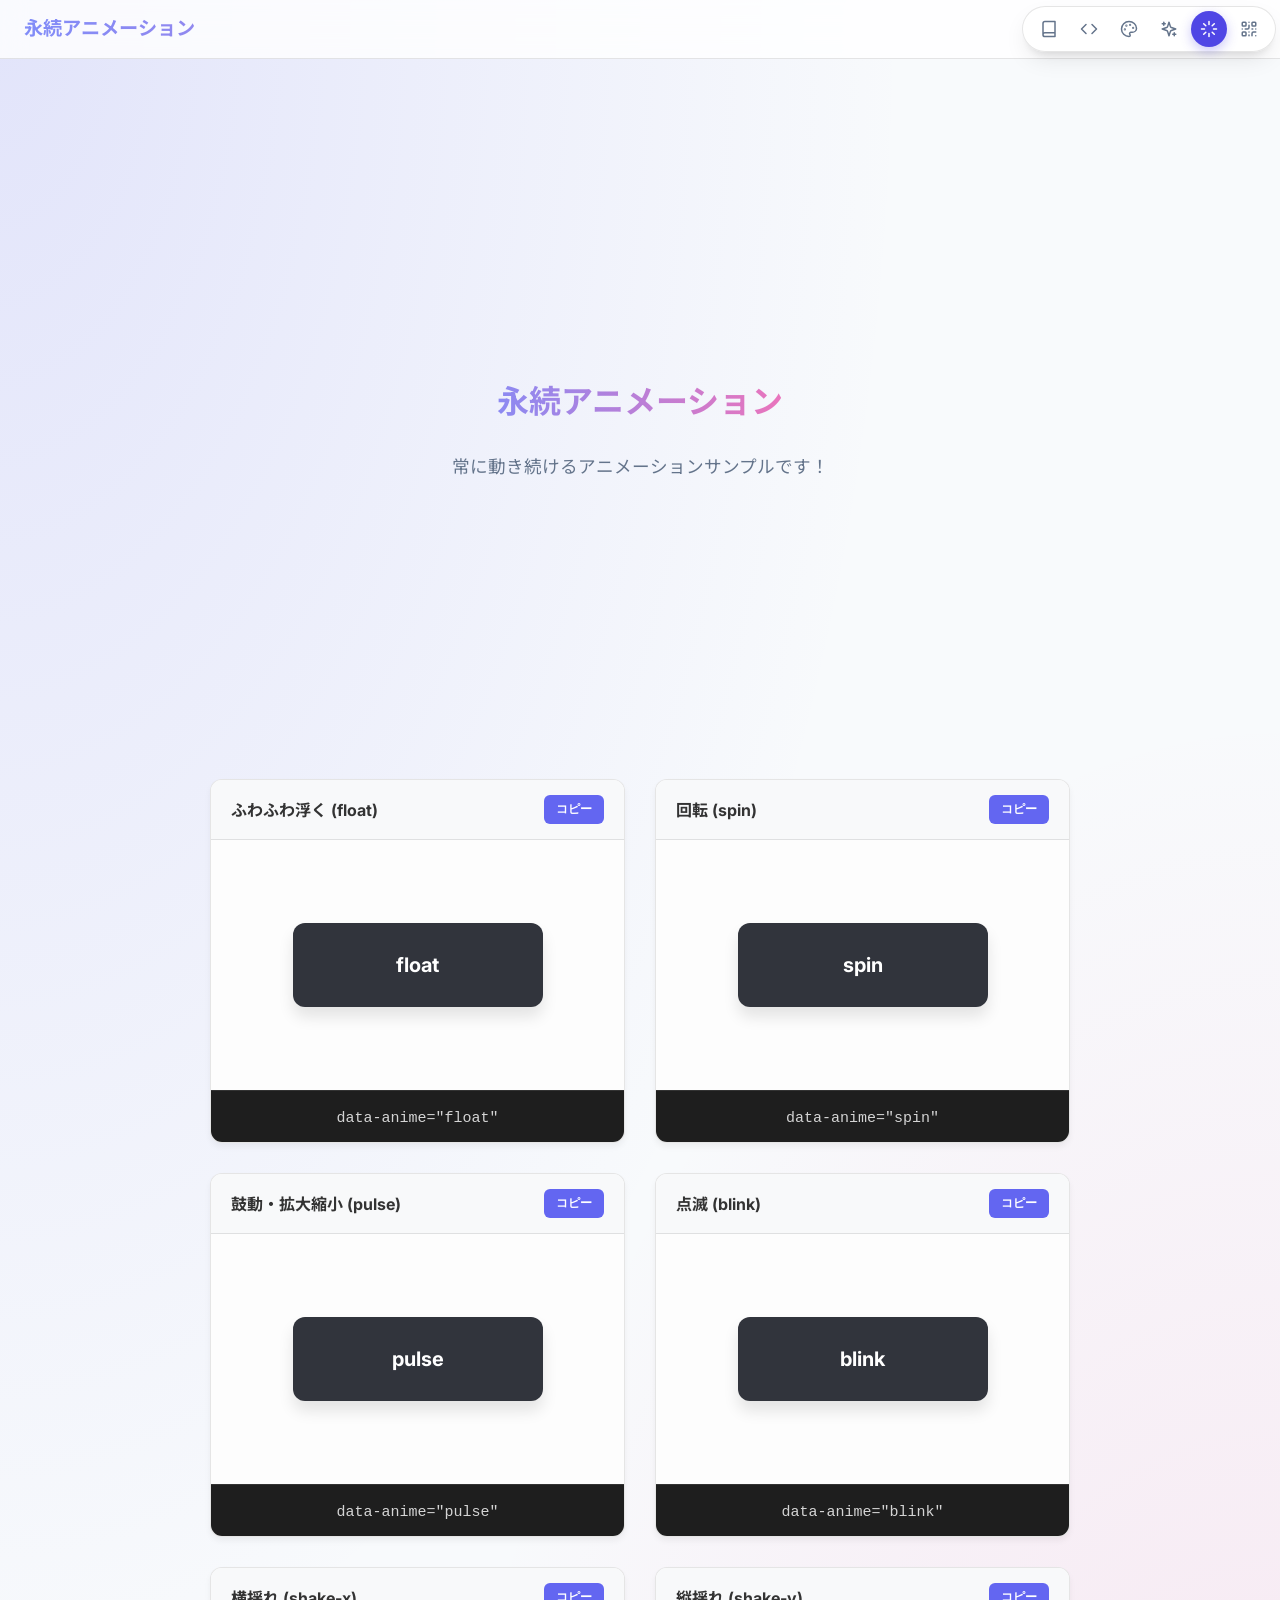
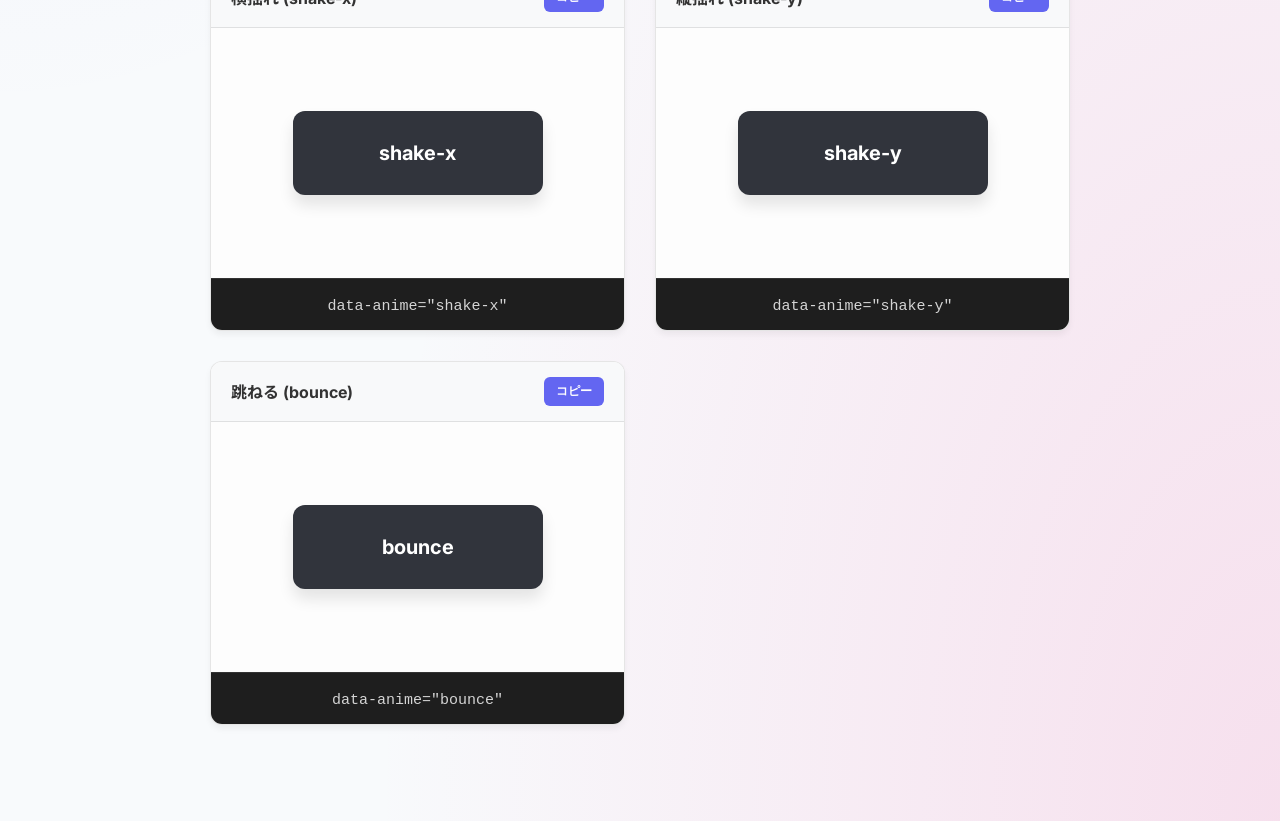
<file: assets/tools/animation.html>
<!DOCTYPE html>
<html lang="ja">

<head>
    <meta charset="UTF-8">
    <meta name="viewport" content="width=device-width, initial-scale=1.0">
    <title>永続アニメーション</title>
    <link rel="preconnect" href="https://fonts.googleapis.com">
    <link rel="preconnect" href="https://fonts.gstatic.com" crossorigin>
    <link
        href="https://fonts.googleapis.com/css2?family=Inter:wght@400;600&family=Noto+Sans+JP:wght@400;700&display=swap"
        rel="stylesheet">

    <!-- サイト用ベースCSS / JS / FontAwesome -->
    <link rel="stylesheet" href="../../assets/base.css">
    <link rel="stylesheet" href="https://cdnjs.cloudflare.com/ajax/libs/font-awesome/6.5.1/css/all.min.css">

    <!-- ツール用CSS (上書き) -->
    <link rel="stylesheet" href="./style.css">

    <style>
        .hero-section {
            min-height: 80vh;
            display: flex;
            flex-direction: column;
            align-items: center;
            justify-content: center;
            text-align: center;
            padding: 20px;
        }

        .hero-section h2 {
            font-size: 2rem;
            margin: 0;
            background: linear-gradient(to right, #818cf8, #f472b6);
            -webkit-background-clip: text;
            -webkit-text-fill-color: transparent;
        }

        .hero-section p {
            font-size: 1.1rem;
            color: var(--text-muted);
            margin-top: 15px;
        }

        .scroll-down {
            margin-top: 50px;
            font-size: 2rem;
            color: var(--accent);
            animation: bounce-icon 2s infinite;
        }

        @keyframes bounce-icon {

            0%,
            20%,
            50%,
            80%,
            100% {
                transform: translateY(0);
            }

            40% {
                transform: translateY(-20px);
            }

            60% {
                transform: translateY(-10px);
            }
        }

        .animation-grid {
            display: grid;
            grid-template-columns: 1fr;
            gap: 30px;
            width: 100%;
            max-width: 900px;
            margin: 0 auto 100px;
            padding: 0 20px;
        }

        @media (min-width: 768px) {
            .animation-grid {
                grid-template-columns: 1fr 1fr;
            }
        }

        .snippet-block {
            background: #fff;
            border-radius: 12px;
            box-shadow: 0 4px 6px rgba(0, 0, 0, 0.05);
            overflow: hidden;
            border: 1px solid var(--border-color);
        }

        .snippet-header {
            background: #f8f9fa;
            padding: 15px 20px;
            border-bottom: 1px solid var(--border-color);
            display: flex;
            justify-content: space-between;
            align-items: center;
        }

        .snippet-header h3 {
            margin: 0;
            font-size: 16px;
            color: #333;
        }

        .action-btns {
            display: flex;
            gap: 10px;
        }

        .play-btn {
            background: #e2e8f0;
            color: #334155;
            border: none;
            padding: 6px 12px;
            border-radius: 6px;
            cursor: pointer;
            font-weight: 600;
            font-size: 12px;
            transition: background 0.2s, transform 0.1s;
            display: flex;
            align-items: center;
            gap: 6px;
        }

        .play-btn:hover {
            background: #cbd5e1;
        }

        .play-btn:active {
            transform: scale(0.95);
        }

        .copy-btn {
            background: var(--accent);
            color: white;
            border: none;
            padding: 6px 12px;
            border-radius: 6px;
            cursor: pointer;
            font-weight: 600;
            font-size: 12px;
            transition: background 0.2s, transform 0.1s;
        }

        .copy-btn:hover {
            background: var(--accent-hover);
        }

        .copy-btn:active {
            transform: scale(0.95);
        }

        .snippet-preview {
            padding: 40px 20px;
            background: #fdfdfd;
            display: flex;
            align-items: center;
            justify-content: center;
            min-height: 250px;
        }

        /* プレビュー内のカード */
        .preview-box {
            background: #31343C;
            color: white;
            padding: 30px;
            border-radius: 12px;
            text-align: center;
            width: 100%;
            max-width: 250px;
            box-shadow: 0 10px 15px rgba(0, 0, 0, 0.1);
        }

        .preview-box h4 {
            margin: 0;
            font-size: 20px;
            color: white;
        }

        .snippet-code-bar {
            background: #1e1e1e;
            padding: 15px 20px;
            text-align: center;
            border-top: 1px solid #333;
        }

        .snippet-code-bar code {
            color: #d4d4d4;
            font-family: 'Consolas', 'Monaco', monospace;
            font-size: 15px;
        }
    </style>
</head>

<body>
    <div class="header">
        <h1>永続アニメーション</h1>
    </div>

    <!-- ヒーローセクション（余白） -->
    <div class="hero-section">
        <h2>永続アニメーション</h2>
        <p>常に動き続けるアニメーションサンプルです！</p>
        
    </div>

    
    <!-- アニメーショングリッド -->
    <div class="animation-grid">

        <!-- float -->
        <div class="snippet-block">
            <div class="snippet-header">
                <h3>ふわふわ浮く (float)</h3>
                <div class="action-btns">
                    <button class="copy-btn" data-copy='data-anime="float"'>コピー</button>
                </div>
            </div>
            <div class="snippet-preview">
                <div class="preview-box" data-anime="float">
                    <h4>float</h4>
                </div>
            </div>
            <div class="snippet-code-bar">
                <code>data-anime="float"</code>
            </div>
        </div>

        <!-- spin -->
        <div class="snippet-block">
            <div class="snippet-header">
                <h3>回転 (spin)</h3>
                <div class="action-btns">
                    <button class="copy-btn" data-copy='data-anime="spin"'>コピー</button>
                </div>
            </div>
            <div class="snippet-preview">
                <div class="preview-box" data-anime="spin">
                    <h4>spin</h4>
                </div>
            </div>
            <div class="snippet-code-bar">
                <code>data-anime="spin"</code>
            </div>
        </div>

        <!-- pulse -->
        <div class="snippet-block">
            <div class="snippet-header">
                <h3>鼓動・拡大縮小 (pulse)</h3>
                <div class="action-btns">
                    <button class="copy-btn" data-copy='data-anime="pulse"'>コピー</button>
                </div>
            </div>
            <div class="snippet-preview">
                <div class="preview-box" data-anime="pulse">
                    <h4>pulse</h4>
                </div>
            </div>
            <div class="snippet-code-bar">
                <code>data-anime="pulse"</code>
            </div>
        </div>

        <!-- blink -->
        <div class="snippet-block">
            <div class="snippet-header">
                <h3>点滅 (blink)</h3>
                <div class="action-btns">
                    <button class="copy-btn" data-copy='data-anime="blink"'>コピー</button>
                </div>
            </div>
            <div class="snippet-preview">
                <div class="preview-box" data-anime="blink">
                    <h4>blink</h4>
                </div>
            </div>
            <div class="snippet-code-bar">
                <code>data-anime="blink"</code>
            </div>
        </div>

        <!-- shake-x -->
        <div class="snippet-block">
            <div class="snippet-header">
                <h3>横揺れ (shake-x)</h3>
                <div class="action-btns">
                    <button class="copy-btn" data-copy='data-anime="shake-x"'>コピー</button>
                </div>
            </div>
            <div class="snippet-preview">
                <div class="preview-box" data-anime="shake-x">
                    <h4>shake-x</h4>
                </div>
            </div>
            <div class="snippet-code-bar">
                <code>data-anime="shake-x"</code>
            </div>
        </div>

        <!-- shake-y -->
        <div class="snippet-block">
            <div class="snippet-header">
                <h3>縦揺れ (shake-y)</h3>
                <div class="action-btns">
                    <button class="copy-btn" data-copy='data-anime="shake-y"'>コピー</button>
                </div>
            </div>
            <div class="snippet-preview">
                <div class="preview-box" data-anime="shake-y">
                    <h4>shake-y</h4>
                </div>
            </div>
            <div class="snippet-code-bar">
                <code>data-anime="shake-y"</code>
            </div>
        </div>

        <!-- bounce -->
        <div class="snippet-block">
            <div class="snippet-header">
                <h3>跳ねる (bounce)</h3>
                <div class="action-btns">
                    <button class="copy-btn" data-copy='data-anime="bounce"'>コピー</button>
                </div>
            </div>
            <div class="snippet-preview">
                <div class="preview-box" data-anime="bounce">
                    <h4>bounce</h4>
                </div>
            </div>
            <div class="snippet-code-bar">
                <code>data-anime="bounce"</code>
            </div>
        </div>
    </div>

    <!-- Global Navigation -->
    <div class="global-nav">
        <a href="index.html" class="nav-item" title="Manual">
            <svg xmlns="http://www.w3.org/2000/svg" width="24" height="24" viewBox="0 0 24 24" fill="none"
                stroke="currentColor" stroke-width="2" stroke-linecap="round" stroke-linejoin="round">
                <path d="M4 19.5v-15A2.5 2.5 0 0 1 6.5 2H20v20H6.5a2.5 2.5 0 0 1 0-5H20" />
            </svg>
        </a>
        <a href="snippets.html" class="nav-item" title="Snippets">
            <svg xmlns="http://www.w3.org/2000/svg" width="24" height="24" viewBox="0 0 24 24" fill="none"
                stroke="currentColor" stroke-width="2" stroke-linecap="round" stroke-linejoin="round">
                <polyline points="16 18 22 12 16 6" />
                <polyline points="8 6 2 12 8 18" />
            </svg>
        </a>
        <a href="generator.html" class="nav-item" title="CSS Generator">
            <svg xmlns="http://www.w3.org/2000/svg" width="24" height="24" viewBox="0 0 24 24" fill="none"
                stroke="currentColor" stroke-width="2" stroke-linecap="round" stroke-linejoin="round">
                <circle cx="13.5" cy="6.5" r=".5" />
                <circle cx="17.5" cy="10.5" r=".5" />
                <circle cx="8.5" cy="7.5" r=".5" />
                <circle cx="6.5" cy="12.5" r=".5" />
                <path
                    d="M12 2C6.5 2 2 6.5 2 12s4.5 10 10 10c.926 0 1.648-.746 1.648-1.688 0-.437-.18-.835-.437-1.125-.29-.289-.438-.652-.438-1.125a1.64 1.64 0 0 1 1.668-1.668h1.996c3.051 0 5.555-2.503 5.555-5.554C21.965 6.012 17.461 2 12 2z" />
            </svg>
        </a>
        <a href="scroll.html" class="nav-item" title="Scroll Animation">
            <svg xmlns="http://www.w3.org/2000/svg" width="24" height="24" viewBox="0 0 24 24" fill="none"
                stroke="currentColor" stroke-width="2" stroke-linecap="round" stroke-linejoin="round">
                <path
                    d="m12 3-1.912 5.813a2 2 0 0 1-1.275 1.275L3 12l5.813 1.912a2 2 0 0 1 1.275 1.275L12 21l1.912-5.813a2 2 0 0 1 1.275-1.275L21 12l-5.813-1.912a2 2 0 0 1-1.275-1.275L12 3Z" />
                <path d="M5 3v4" />
                <path d="M19 17v4" />
                <path d="M3 5h4" />
                <path d="M17 19h4" />
            </svg>
        </a>
                <a href="animation.html" class="nav-item active" title="Permanent Animation">
            <svg xmlns="http://www.w3.org/2000/svg" width="24" height="24" viewBox="0 0 24 24" fill="none"
                stroke="currentColor" stroke-width="2" stroke-linecap="round" stroke-linejoin="round">
                <path d="M12 2v4M12 18v4M4.93 4.93l2.83 2.83M16.24 16.24l2.83 2.83M2 12h4M18 12h4M4.93 19.07l2.83-2.83M16.24 7.76l2.83-2.83"/>
            </svg>
        </a>
        <a href="qr.html" class="nav-item" title="QR Code">
            <svg xmlns="http://www.w3.org/2000/svg" width="24" height="24" viewBox="0 0 24 24" fill="none"
                stroke="currentColor" stroke-width="2" stroke-linecap="round" stroke-linejoin="round">
                <rect width="5" height="5" x="3" y="3" rx="1" />
                <rect width="5" height="5" x="16" y="3" rx="1" />
                <rect width="5" height="5" x="3" y="16" rx="1" />
                <path d="M21 16h-3a2 2 0 0 0-2 2v3" />
                <path d="M21 21v.01" />
                <path d="M12 7v3a2 2 0 0 1-2 2H7" />
                <path d="M3 12h.01" />
                <path d="M12 3h.01" />
                <path d="M12 16v.01" />
                <path d="M16 12h1" />
                <path d="M21 12v.01" />
                <path d="M12 21v-1" />
            </svg>
        </a>
    </div>

    <!-- サイト用のJS -->
    <script src="../../assets/base.js"></script>

    <!-- コピー機能用JS -->
    <script>
        document.querySelectorAll('.copy-btn').forEach(btn => {
            btn.addEventListener('click', (e) => {
                const codeText = e.target.getAttribute('data-copy');
                if (!codeText) return;

                navigator.clipboard.writeText(codeText).then(() => {
                    const originalText = e.target.textContent;
                    e.target.textContent = 'コピー完了！';
                    e.target.style.background = '#10b981';

                    setTimeout(() => {
                        e.target.textContent = originalText;
                        e.target.style.background = '';
                    }, 2000);
                });
            });
        });

        
    </script>
</body>

</html>
</file>
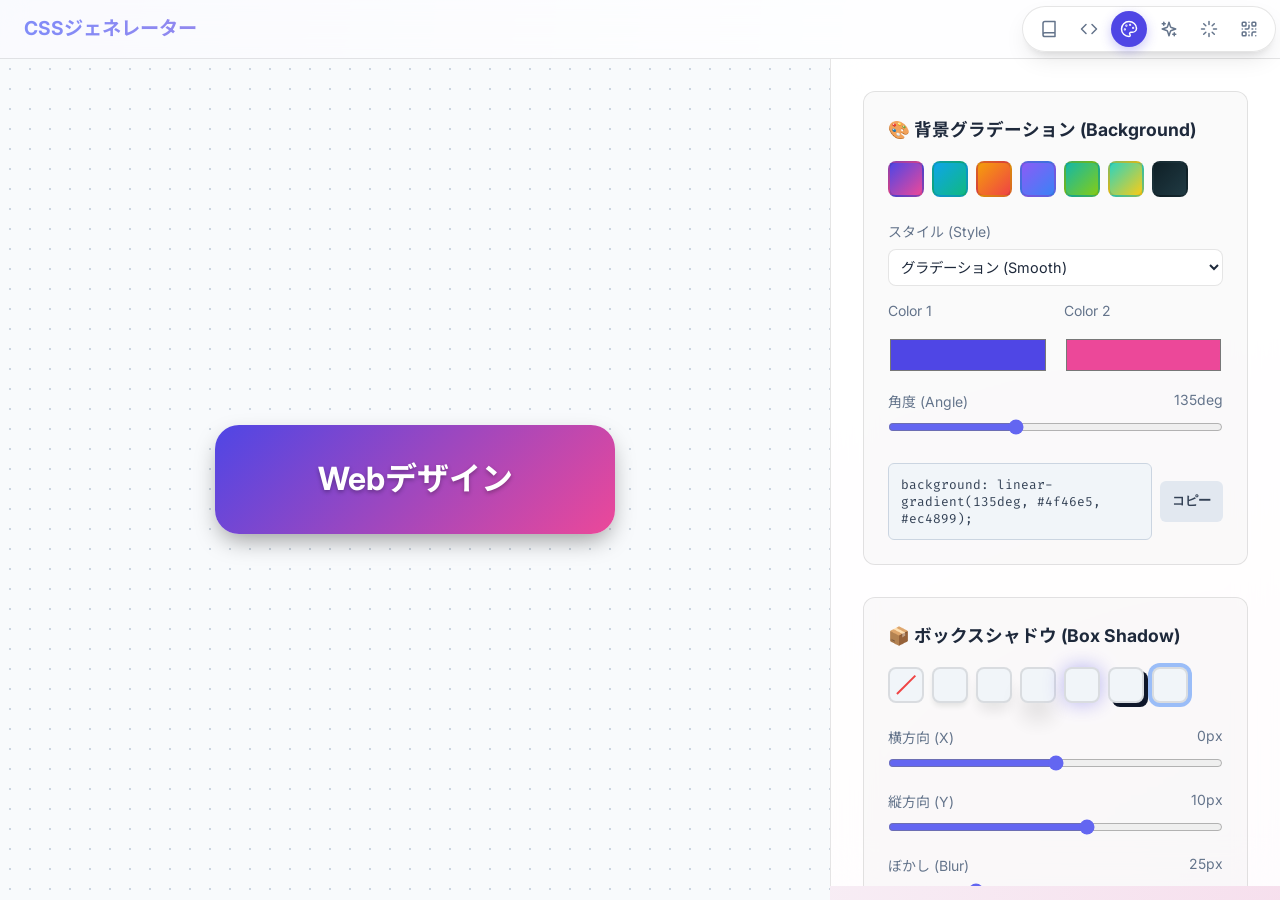
<file: assets/tools/generator.html>
<!DOCTYPE html>
<html lang="ja">

<head>
    <meta charset="UTF-8">
    <meta name="viewport" content="width=device-width, initial-scale=1.0">
    <title>CSSジェネレーター</title>
    <link rel="preconnect" href="https://fonts.googleapis.com">
    <link rel="preconnect" href="https://fonts.gstatic.com" crossorigin>
    <link
        href="https://fonts.googleapis.com/css2?family=Inter:wght@400;600&family=Noto+Sans+JP:wght@400;700&family=Fira+Code&display=swap"
        rel="stylesheet">
    <link rel="stylesheet" href="./style.css">
    <style>
        body {
            overflow: hidden;
            height: 100dvh;
        }

        .main-container {
            overflow: hidden;
        }

        .preview-section {
            flex: 1;
            min-width: 300px;
            display: flex;
            align-items: center;
            justify-content: center;
            padding: 2rem;
            position: relative;
            background-color: #f8fafc;
            background-image: radial-gradient(#cbd5e1 1px, transparent 1px);
            background-size: 20px 20px;
        }

        .preview-element {
            width: 100%;
            max-width: 400px;
            display: flex;
            align-items: center;
            justify-content: center;
            text-align: center;
            padding: 2rem;
            font-size: 2rem;
            font-weight: 700;
            line-height: 1.4;
            color: #ffffff;
            transition: all 0.1s ease-out;
            word-break: break-all;
        }

        .controls-section {
            width: 450px;
            background: var(--panel-bg);
            backdrop-filter: blur(20px);
            border-left: 1px solid var(--border-color);
            display: flex;
            flex-direction: column;
            height: calc(100vh - 73px);
            overflow-y: auto;
        }

        .controls-scroll {
            flex: 1;
            padding: 2rem;
            padding-bottom: 0;
        }

        .control-group {
            margin-bottom: 2rem;
            background: rgba(0, 0, 0, 0.02);
            border: 1px solid var(--border-color);
            border-radius: 12px;
            padding: 1.5rem;
        }

        .control-group h2 {
            font-size: 1.1rem;
            margin-bottom: 1.25rem;
            color: #1e293b;
            display: flex;
            align-items: center;
            gap: 0.5rem;
        }

        .control-item {
            margin-bottom: 1rem;
        }

        .control-item:last-child {
            margin-bottom: 0;
        }

        .control-header {
            display: flex;
            justify-content: space-between;
            margin-bottom: 0.5rem;
            font-size: 0.875rem;
            color: var(--text-muted);
        }

        .presets-container {
            display: flex;
            gap: 0.5rem;
            margin-bottom: 1.5rem;
            flex-wrap: wrap;
        }

        .preset-btn {
            width: 36px;
            height: 36px;
            border-radius: 8px;
            border: 2px solid rgba(0, 0, 0, 0.1);
            cursor: pointer;
            transition: transform 0.1s, border-color 0.1s;
            position: relative;
            background-color: #f1f5f9;
            padding: 0;
            color: var(--text-main);
        }

        .preset-btn:hover {
            transform: scale(1.1);
            border-color: var(--accent);
            z-index: 2;
        }

        .preset-none::after {
            content: "";
            position: absolute;
            top: 50%;
            left: 50%;
            width: 80%;
            height: 2px;
            background-color: #ef4444;
            transform: translate(-50%, -50%) rotate(-45deg);
        }

        input[type="range"] {
            width: 100%;
            accent-color: var(--accent);
            cursor: pointer;
        }

        .color-pickers {
            display: flex;
            gap: 1rem;
        }

        .color-picker-wrapper {
            flex: 1;
            display: flex;
            flex-direction: column;
            gap: 0.5rem;
        }

        input[type="color"] {
            width: 100%;
            height: 40px;
            border: none;
            border-radius: 8px;
            cursor: pointer;
            background: none;
        }

        .output-section {
            padding: 1.5rem 2rem;
            background: rgba(255, 255, 255, 0.5);
            border-top: 1px solid var(--border-color);
            margin-top: auto;
        }

        .code-block {
            background: #f1f5f9;
            padding: 1rem;
            border-radius: 8px;
            font-family: 'Fira Code', monospace;
            font-size: 0.875rem;
            color: #334155;
            white-space: pre-wrap;
            margin-bottom: 1rem;
            border: 1px solid #cbd5e1;
            position: relative;
        }

        .copy-btn {
            width: 100%;
            padding: 0.75rem;
            background: var(--accent);
            color: white;
            border: none;
            border-radius: 8px;
            font-weight: 600;
            cursor: pointer;
            transition: background 0.2s;
            font-size: 1rem;
        }

        .copy-btn:hover {
            background: var(--accent-hover);
        }

        .copy-btn.copied {
            background: #10b981;
        }

        /* 個別コピー用のスタイル */
        .mini-output {
            margin-top: 1.5rem;
            display: flex;
            gap: 0.5rem;
            align-items: center;
        }

        .mini-code-block {
            flex: 1;
            background: #f1f5f9;
            padding: 0.75rem;
            border-radius: 6px;
            font-family: 'Fira Code', monospace;
            font-size: 0.8rem;
            color: #334155;
            white-space: pre-wrap;
            border: 1px solid #cbd5e1;
            overflow-x: auto;
        }

        .mini-copy-btn {
            padding: 0.75rem;
            background: #e2e8f0;
            color: #334155;
            border: none;
            border-radius: 6px;
            font-weight: 600;
            cursor: pointer;
            transition: all 0.2s;
            font-size: 0.8rem;
            white-space: nowrap;
        }

        .mini-copy-btn:hover {
            background: #cbd5e1;
        }
        
        .mini-copy-btn.copied {
            background: #10b981;
            color: white;
        }

        @media (max-width: 900px) {
            .main-container {
                flex-direction: column;
                overflow: hidden;
            }

            .preview-section {
                min-height: auto;
                height: 35vh;
                flex: none;
                padding: 1rem;
            }

            .preview-element {
                font-size: 2rem;
                padding: 1rem;
                min-height: auto;
            }

            .controls-section {
                width: 100%;
                height: auto;
                flex: 1;
                min-height: 0;
                /* flex内で内部スクロールを有効にするためのハック */
                border-left: none;
                border-top: 1px solid var(--border-color);
            }
        }
    </style>
</head>

<body>

    <header class="header">
        <h1>CSSジェネレーター</h1>
    </header>

    <div class="main-container">
        <!-- Preview -->
        <div class="preview-section">
            <p id="preview-element" class="preview-element">
                Webデザイン
            </p>
        </div>

        <!-- Controls -->
        <div class="controls-section">
            <div class="controls-scroll">

                <!-- Background Gradient -->
                <div class="control-group">
                    <h2>🎨 背景グラデーション (Background)</h2>
                    <div class="presets-container" id="presets-grad">
                        <button class="preset-btn" data-c1="#4f46e5" data-c2="#ec4899"
                            style="background: linear-gradient(135deg, #4f46e5, #ec4899);" title="Sunset"></button>
                        <button class="preset-btn" data-c1="#0ea5e9" data-c2="#10b981"
                            style="background: linear-gradient(135deg, #0ea5e9, #10b981);" title="Ocean"></button>
                        <button class="preset-btn" data-c1="#f59e0b" data-c2="#ef4444"
                            style="background: linear-gradient(135deg, #f59e0b, #ef4444);" title="Fire"></button>
                        <button class="preset-btn" data-c1="#8b5cf6" data-c2="#3b82f6"
                            style="background: linear-gradient(135deg, #8b5cf6, #3b82f6);" title="Berry"></button>
                        <button class="preset-btn" data-c1="#14b8a6" data-c2="#84cc16"
                            style="background: linear-gradient(135deg, #14b8a6, #84cc16);" title="Nature"></button>
                        <button class="preset-btn" data-c1="#2dd4bf" data-c2="#facc15"
                            style="background: linear-gradient(135deg, #2dd4bf, #facc15);" title="Lemon"></button>
                        <button class="preset-btn" data-c1="#0f2027" data-c2="#203a43"
                            style="background: linear-gradient(135deg, #0f2027, #203a43);" title="Midnight"></button>
                    </div>
                    <div class="control-item">
                        <div class="control-header"><span>スタイル (Style)</span></div>
                        <select id="grad-type"
                            style="width: 100%; padding: 0.5rem; border-radius: 8px; border: 1px solid var(--border-color); background: #fff; color: #1e293b; font-family: inherit; font-size: 0.9rem; cursor: pointer; outline: none;">
                            <option value="smooth">グラデーション (Smooth)</option>
                            <option value="stripe">ボーダー (Stripe)</option>
                            <option value="split">2色分割 (Split)</option>
                        </select>
                    </div>
                    <div class="color-pickers control-item">
                        <div class="color-picker-wrapper">
                            <label class="control-header">Color 1</label>
                            <input type="color" id="grad-color1" value="#4f46e5">
                        </div>
                        <div class="color-picker-wrapper">
                            <label class="control-header">Color 2</label>
                            <input type="color" id="grad-color2" value="#ec4899">
                        </div>
                    </div>
                    <div class="control-item">
                        <div class="control-header">
                            <span>角度 (Angle)</span>
                            <span id="grad-angle-val">135deg</span>
                        </div>
                        <input type="range" id="grad-angle" min="0" max="360" value="135">
                    </div>
                    <!-- 個別出力（Background） -->
                    <div class="mini-output">
                        <div class="mini-code-block" id="css-grad-out"></div>
                        <button class="mini-copy-btn individual-copy-btn" data-target="css-grad-out">コピー</button>
                    </div>
                </div>

                <!-- Box Shadow -->
                <div class="control-group">
                    <h2>📦 ボックスシャドウ (Box Shadow)</h2>
                    <div class="presets-container" id="presets-bs">
                        <button class="preset-btn preset-none" data-x="0" data-y="0" data-blur="0" data-spread="0"
                            data-c="#000000" data-o="0" title="設定なし"></button>
                        <button class="preset-btn" data-x="0" data-y="4" data-blur="6" data-spread="-1" data-c="#000000"
                            data-o="0.1" style="box-shadow: 0px 4px 6px -1px rgba(0,0,0,0.1);" title="Subtle"></button>
                        <button class="preset-btn" data-x="0" data-y="10" data-blur="15" data-spread="-3"
                            data-c="#000000" data-o="0.1" style="box-shadow: 0px 10px 15px -3px rgba(0,0,0,0.1);"
                            title="Medium"></button>
                        <button class="preset-btn" data-x="0" data-y="20" data-blur="25" data-spread="-5"
                            data-c="#000000" data-o="0.15" style="box-shadow: 0px 20px 25px -5px rgba(0,0,0,0.15);"
                            title="Large"></button>
                        <button class="preset-btn" data-x="0" data-y="0" data-blur="20" data-spread="0" data-c="#4f46e5"
                            data-o="0.4" style="box-shadow: 0px 0px 20px 0px rgba(79,70,229,0.4);"
                            title="Glow"></button>
                        <button class="preset-btn" data-x="4" data-y="4" data-blur="0" data-spread="0" data-c="#0f172a"
                            data-o="1" style="box-shadow: 4px 4px 0px 0px rgba(15,23,42,1);" title="Solid"></button>
                        <button class="preset-btn" data-x="0" data-y="0" data-blur="0" data-spread="4" data-c="#3b82f6"
                            data-o="0.5" style="box-shadow: 0px 0px 0px 4px rgba(59,130,246,0.5);"
                            title="Outline"></button>
                    </div>
                    <div class="control-item">
                        <div class="control-header"><span>横方向 (X)</span><span id="bs-x-val">0px</span></div>
                        <input type="range" id="bs-x" min="-50" max="50" value="0">
                    </div>
                    <div class="control-item">
                        <div class="control-header"><span>縦方向 (Y)</span><span id="bs-y-val">10px</span></div>
                        <input type="range" id="bs-y" min="-50" max="50" value="10">
                    </div>
                    <div class="control-item">
                        <div class="control-header"><span>ぼかし (Blur)</span><span id="bs-blur-val">25px</span></div>
                        <input type="range" id="bs-blur" min="0" max="100" value="25">
                    </div>
                    <div class="control-item">
                        <div class="control-header"><span>広がり (Spread)</span><span id="bs-spread-val">-5px</span></div>
                        <input type="range" id="bs-spread" min="-50" max="50" value="-5">
                    </div>
                    <div class="color-pickers control-item">
                        <div class="color-picker-wrapper">
                            <label class="control-header">影の色</label>
                            <input type="color" id="bs-color" value="#000000">
                        </div>
                        <div class="color-picker-wrapper">
                            <label class="control-header">透明度</label>
                            <input type="range" id="bs-opacity" min="0" max="1" step="0.05" value="0.4">
                        </div>
                    </div>
                    <!-- 個別出力（Box Shadow） -->
                    <div class="mini-output">
                        <div class="mini-code-block" id="css-bs-out"></div>
                        <button class="mini-copy-btn individual-copy-btn" data-target="css-bs-out">コピー</button>
                    </div>
                </div>

                <!-- Text Shadow -->
                <div class="control-group">
                    <h2>🔤 テキストシャドウ (Text Shadow)</h2>
                    <div class="presets-container" id="presets-ts">
                        <button class="preset-btn preset-none" data-x="0" data-y="0" data-blur="0" data-c="#000000"
                            data-o="0" title="設定なし"></button>
                        <button class="preset-btn" data-x="0" data-y="2" data-blur="4" data-c="#000000" data-o="0.3"
                            style="text-shadow: 0px 2px 4px rgba(0,0,0,0.3); font-weight:bold; display:flex; align-items:center; justify-content:center;"
                            title="Subtle">A</button>
                        <button class="preset-btn" data-x="2" data-y="2" data-blur="0" data-c="#0f172a" data-o="1"
                            style="text-shadow: 2px 2px 0px rgba(15,23,42,1); font-weight:bold; display:flex; align-items:center; justify-content:center;"
                            title="Solid">A</button>
                        <button class="preset-btn" data-x="0" data-y="0" data-blur="10" data-c="#ec4899" data-o="0.8"
                            style="text-shadow: 0px 0px 10px rgba(236,72,153,0.8); font-weight:bold; display:flex; align-items:center; justify-content:center;"
                            title="Glow">A</button>
                        <button class="preset-btn" data-x="4" data-y="4" data-blur="10" data-c="#000000" data-o="0.3"
                            style="text-shadow: 4px 4px 10px rgba(0,0,0,0.3); font-weight:bold; display:flex; align-items:center; justify-content:center;"
                            title="Soft">A</button>
                        <button class="preset-btn" data-x="-2" data-y="-2" data-blur="4" data-c="#10b981" data-o="0.8"
                            style="text-shadow: -2px -2px 4px rgba(16,185,129,0.8); font-weight:bold; display:flex; align-items:center; justify-content:center;"
                            title="Inverse">A</button>
                        <button class="preset-btn" data-x="0" data-y="8" data-blur="15" data-c="#000000" data-o="0.4"
                            style="text-shadow: 0px 8px 15px rgba(0,0,0,0.4); font-weight:bold; display:flex; align-items:center; justify-content:center;"
                            title="Float">A</button>
                    </div>
                    <div class="control-item">
                        <div class="control-header"><span>横方向 (X)</span><span id="ts-x-val">0px</span></div>
                        <input type="range" id="ts-x" min="-20" max="20" value="0">
                    </div>
                    <div class="control-item">
                        <div class="control-header"><span>縦方向 (Y)</span><span id="ts-y-val">2px</span></div>
                        <input type="range" id="ts-y" min="-20" max="20" value="2">
                    </div>
                    <div class="control-item">
                        <div class="control-header"><span>ぼかし (Blur)</span><span id="ts-blur-val">4px</span></div>
                        <input type="range" id="ts-blur" min="0" max="30" value="4">
                    </div>
                    <div class="color-pickers control-item">
                        <div class="color-picker-wrapper">
                            <label class="control-header">影の色</label>
                            <input type="color" id="ts-color" value="#000000">
                        </div>
                        <div class="color-picker-wrapper">
                            <label class="control-header">透明度</label>
                            <input type="range" id="ts-opacity" min="0" max="1" step="0.05" value="0.3">
                        </div>
                    </div>
                    <!-- 個別出力（Text Shadow） -->
                    <div class="mini-output">
                        <div class="mini-code-block" id="css-ts-out"></div>
                        <button class="mini-copy-btn individual-copy-btn" data-target="css-ts-out">コピー</button>
                    </div>
                </div>

                <!-- Border Radius -->
                <div class="control-group">
                    <h2>⭕️ 角丸 (Border Radius)</h2>
                    <div class="control-item"
                        style="margin-bottom: 2rem; padding-bottom: 1.5rem; border-bottom: 1px dashed rgba(255,255,255,0.2);">
                        <div class="control-header"><span>一括変更 (All Corners)</span><span id="br-all-val">24px</span>
                        </div>
                        <input type="range" id="br-all" min="0" max="100" value="24">
                    </div>
                    <div class="control-item">
                        <div class="control-header"><span>左上 (Top Left)</span><span id="br-tl-val">24px</span></div>
                        <input type="range" id="br-tl" min="0" max="100" value="24">
                    </div>
                    <div class="control-item">
                        <div class="control-header"><span>右上 (Top Right)</span><span id="br-tr-val">24px</span></div>
                        <input type="range" id="br-tr" min="0" max="100" value="24">
                    </div>
                    <div class="control-item">
                        <div class="control-header"><span>右下 (Bottom Right)</span><span id="br-br-val">24px</span></div>
                        <input type="range" id="br-br" min="0" max="100" value="24">
                    </div>
                    <div class="control-item">
                        <div class="control-header"><span>左下 (Bottom Left)</span><span id="br-bl-val">24px</span></div>
                        <input type="range" id="br-bl" min="0" max="100" value="24">
                    </div>
                    <!-- 個別出力（Border Radius） -->
                    <div class="mini-output">
                        <div class="mini-code-block" id="css-br-out"></div>
                        <button class="mini-copy-btn individual-copy-btn" data-target="css-br-out">コピー</button>
                    </div>
                </div>

            </div>

            <!-- Output -->
            <div class="output-section">
                <div class="code-block" id="css-output"></div>
                <button class="copy-btn" id="copy-btn">CSSをコピーする</button>
            </div>
        </div>
    </div>

    <!-- Global Navigation -->
    <nav class="global-nav">
        <a href="index.html" class="nav-item" title="Manual">
            <svg xmlns="http://www.w3.org/2000/svg" width="24" height="24" viewBox="0 0 24 24" fill="none"
                stroke="currentColor" stroke-width="2" stroke-linecap="round" stroke-linejoin="round">
                <path d="M4 19.5v-15A2.5 2.5 0 0 1 6.5 2H20v20H6.5a2.5 2.5 0 0 1 0-5H20" />
            </svg>
        </a>
        <a href="snippets.html" class="nav-item" title="Snippets">
            <svg xmlns="http://www.w3.org/2000/svg" width="24" height="24" viewBox="0 0 24 24" fill="none"
                stroke="currentColor" stroke-width="2" stroke-linecap="round" stroke-linejoin="round">
                <polyline points="16 18 22 12 16 6" />
                <polyline points="8 6 2 12 8 18" />
            </svg>
        </a>
        <a href="generator.html" class="nav-item active" title="CSS Generator">
            <svg xmlns="http://www.w3.org/2000/svg" width="24" height="24" viewBox="0 0 24 24" fill="none"
                stroke="currentColor" stroke-width="2" stroke-linecap="round" stroke-linejoin="round">
                <circle cx="13.5" cy="6.5" r=".5" />
                <circle cx="17.5" cy="10.5" r=".5" />
                <circle cx="8.5" cy="7.5" r=".5" />
                <circle cx="6.5" cy="12.5" r=".5" />
                <path
                    d="M12 2C6.5 2 2 6.5 2 12s4.5 10 10 10c.926 0 1.648-.746 1.648-1.688 0-.437-.18-.835-.437-1.125-.29-.289-.438-.652-.438-1.125a1.64 1.64 0 0 1 1.668-1.668h1.996c3.051 0 5.555-2.503 5.555-5.554C21.965 6.012 17.461 2 12 2z" />
            </svg>
        </a>
        <a href="scroll.html" class="nav-item" title="Scroll Animation">
            <svg xmlns="http://www.w3.org/2000/svg" width="24" height="24" viewBox="0 0 24 24" fill="none"
                stroke="currentColor" stroke-width="2" stroke-linecap="round" stroke-linejoin="round">
                <path
                    d="m12 3-1.912 5.813a2 2 0 0 1-1.275 1.275L3 12l5.813 1.912a2 2 0 0 1 1.275 1.275L12 21l1.912-5.813a2 2 0 0 1 1.275-1.275L21 12l-5.813-1.912a2 2 0 0 1-1.275-1.275L12 3Z" />
                <path d="M5 3v4" />
                <path d="M19 17v4" />
                <path d="M3 5h4" />
                <path d="M17 19h4" />
            </svg>
        </a>
                <a href="animation.html" class="nav-item" title="Permanent Animation">
            <svg xmlns="http://www.w3.org/2000/svg" width="24" height="24" viewBox="0 0 24 24" fill="none"
                stroke="currentColor" stroke-width="2" stroke-linecap="round" stroke-linejoin="round">
                <path d="M12 2v4M12 18v4M4.93 4.93l2.83 2.83M16.24 16.24l2.83 2.83M2 12h4M18 12h4M4.93 19.07l2.83-2.83M16.24 7.76l2.83-2.83"/>
            </svg>
        </a>
        <a href="qr.html" class="nav-item" title="QR Code">
            <svg xmlns="http://www.w3.org/2000/svg" width="24" height="24" viewBox="0 0 24 24" fill="none"
                stroke="currentColor" stroke-width="2" stroke-linecap="round" stroke-linejoin="round">
                <rect width="5" height="5" x="3" y="3" rx="1" />
                <rect width="5" height="5" x="16" y="3" rx="1" />
                <rect width="5" height="5" x="3" y="16" rx="1" />
                <path d="M21 16h-3a2 2 0 0 0-2 2v3" />
                <path d="M21 21v.01" />
                <path d="M12 7v3a2 2 0 0 1-2 2H7" />
                <path d="M3 12h.01" />
                <path d="M12 3h.01" />
                <path d="M12 16v.01" />
                <path d="M16 12h1" />
                <path d="M21 12v.01" />
                <path d="M12 21v-1" />
            </svg>
        </a>
    </nav>

    <script>
        // Utilities
        function hexToRgba(hex, alpha) {
            const r = parseInt(hex.slice(1, 3), 16);
            const g = parseInt(hex.slice(3, 5), 16);
            const b = parseInt(hex.slice(5, 7), 16);
            return `rgba(${r}, ${g}, ${b}, ${alpha})`;
        }

        // DOM Elements
        const previewEl = document.getElementById('preview-element');
        const cssOutput = document.getElementById('css-output');
        const copyBtn = document.getElementById('copy-btn');

        // Inputs
        const inputs = {
            gradType: document.getElementById('grad-type'),
            gradColor1: document.getElementById('grad-color1'),
            gradColor2: document.getElementById('grad-color2'),
            gradAngle: document.getElementById('grad-angle'),

            bsX: document.getElementById('bs-x'),
            bsY: document.getElementById('bs-y'),
            bsBlur: document.getElementById('bs-blur'),
            bsSpread: document.getElementById('bs-spread'),
            bsColor: document.getElementById('bs-color'),
            bsOpacity: document.getElementById('bs-opacity'),

            tsX: document.getElementById('ts-x'),
            tsY: document.getElementById('ts-y'),
            tsBlur: document.getElementById('ts-blur'),
            tsColor: document.getElementById('ts-color'),
            tsOpacity: document.getElementById('ts-opacity'),

            brTl: document.getElementById('br-tl'),
            brTr: document.getElementById('br-tr'),
            brBr: document.getElementById('br-br'),
            brBl: document.getElementById('br-bl'),
        };

        // Value Displays
        const valueDisplays = {
            gradAngle: document.getElementById('grad-angle-val'),
            bsX: document.getElementById('bs-x-val'),
            bsY: document.getElementById('bs-y-val'),
            bsBlur: document.getElementById('bs-blur-val'),
            bsSpread: document.getElementById('bs-spread-val'),
            tsX: document.getElementById('ts-x-val'),
            tsY: document.getElementById('ts-y-val'),
            tsBlur: document.getElementById('ts-blur-val'),
            brTl: document.getElementById('br-tl-val'),
            brTr: document.getElementById('br-tr-val'),
            brBr: document.getElementById('br-br-val'),
            brBl: document.getElementById('br-bl-val'),
        };

        function updatePreview() {
            // Gradient
            const type = inputs.gradType.value;
            let bgGradient;
            if (type === 'stripe') {
                bgGradient = `repeating-linear-gradient(${inputs.gradAngle.value}deg, ${inputs.gradColor1.value}, ${inputs.gradColor1.value} 20px, ${inputs.gradColor2.value} 20px, ${inputs.gradColor2.value} 40px)`;
            } else if (type === 'split') {
                bgGradient = `linear-gradient(${inputs.gradAngle.value}deg, ${inputs.gradColor1.value} 50%, ${inputs.gradColor2.value} 50%)`;
            } else {
                bgGradient = `linear-gradient(${inputs.gradAngle.value}deg, ${inputs.gradColor1.value}, ${inputs.gradColor2.value})`;
            }
            valueDisplays.gradAngle.textContent = `${inputs.gradAngle.value}deg`;

            // Box Shadow
            const bsRgba = hexToRgba(inputs.bsColor.value, inputs.bsOpacity.value);
            const boxShadow = `${inputs.bsX.value}px ${inputs.bsY.value}px ${inputs.bsBlur.value}px ${inputs.bsSpread.value}px ${bsRgba}`;
            valueDisplays.bsX.textContent = `${inputs.bsX.value}px`;
            valueDisplays.bsY.textContent = `${inputs.bsY.value}px`;
            valueDisplays.bsBlur.textContent = `${inputs.bsBlur.value}px`;
            valueDisplays.bsSpread.textContent = `${inputs.bsSpread.value}px`;

            // Text Shadow
            const tsRgba = hexToRgba(inputs.tsColor.value, inputs.tsOpacity.value);
            const textShadow = `${inputs.tsX.value}px ${inputs.tsY.value}px ${inputs.tsBlur.value}px ${tsRgba}`;
            valueDisplays.tsX.textContent = `${inputs.tsX.value}px`;
            valueDisplays.tsY.textContent = `${inputs.tsY.value}px`;
            valueDisplays.tsBlur.textContent = `${inputs.tsBlur.value}px`;

            // Border Radius
            const borderRadius = `${inputs.brTl.value}px ${inputs.brTr.value}px ${inputs.brBr.value}px ${inputs.brBl.value}px`;
            valueDisplays.brTl.textContent = `${inputs.brTl.value}px`;
            valueDisplays.brTr.textContent = `${inputs.brTr.value}px`;
            valueDisplays.brBr.textContent = `${inputs.brBr.value}px`;
            valueDisplays.brBl.textContent = `${inputs.brBl.value}px`;

            // Apply to Preview
            previewEl.style.background = bgGradient;
            previewEl.style.boxShadow = boxShadow;
            previewEl.style.textShadow = textShadow;
            previewEl.style.borderRadius = borderRadius;

            // Generate CSS Text
            const cssText = `background: ${bgGradient};
box-shadow: ${boxShadow};
text-shadow: ${textShadow};
border-radius: ${borderRadius};`;
            cssOutput.textContent = cssText;

            // Update Individual Outputs
            if (document.getElementById('css-grad-out')) document.getElementById('css-grad-out').textContent = `background: ${bgGradient};`;
            if (document.getElementById('css-bs-out')) document.getElementById('css-bs-out').textContent = `box-shadow: ${boxShadow};`;
            if (document.getElementById('css-ts-out')) document.getElementById('css-ts-out').textContent = `text-shadow: ${textShadow};`;
            if (document.getElementById('css-br-out')) document.getElementById('css-br-out').textContent = `border-radius: ${borderRadius};`;
        }

        // Add Event Listeners to all inputs
        Object.values(inputs).forEach(input => {
            input.addEventListener('input', updatePreview);
        });

        // Presets Logic
        document.querySelectorAll('#presets-grad .preset-btn').forEach(btn => {
            btn.addEventListener('click', () => {
                inputs.gradColor1.value = btn.dataset.c1;
                inputs.gradColor2.value = btn.dataset.c2;
                updatePreview();
            });
        });

        document.querySelectorAll('#presets-bs .preset-btn').forEach(btn => {
            btn.addEventListener('click', () => {
                inputs.bsX.value = btn.dataset.x;
                inputs.bsY.value = btn.dataset.y;
                inputs.bsBlur.value = btn.dataset.blur;
                inputs.bsSpread.value = btn.dataset.spread;
                inputs.bsColor.value = btn.dataset.c;
                inputs.bsOpacity.value = btn.dataset.o;
                updatePreview();
            });
        });

        document.querySelectorAll('#presets-ts .preset-btn').forEach(btn => {
            btn.addEventListener('click', () => {
                inputs.tsX.value = btn.dataset.x;
                inputs.tsY.value = btn.dataset.y;
                inputs.tsBlur.value = btn.dataset.blur;
                inputs.tsColor.value = btn.dataset.c;
                inputs.tsOpacity.value = btn.dataset.o;
                updatePreview();
            });
        });

        // Global border radius slider
        const brAllInput = document.getElementById('br-all');
        const brAllValDisplay = document.getElementById('br-all-val');

        brAllInput.addEventListener('input', (e) => {
            const val = e.target.value;
            brAllValDisplay.textContent = `${val}px`;
            inputs.brTl.value = val;
            inputs.brTr.value = val;
            inputs.brBr.value = val;
            inputs.brBl.value = val;
            updatePreview();
        });

        // Copy Button Logic
        copyBtn.addEventListener('click', () => {
            navigator.clipboard.writeText(cssOutput.textContent).then(() => {
                const originalText = copyBtn.textContent;
                copyBtn.textContent = '✅ コピーしました！';
                copyBtn.classList.add('copied');

                setTimeout(() => {
                    copyBtn.textContent = originalText;
                    copyBtn.classList.remove('copied');
                }, 2000);
            });
        });

        // Individual Copy Buttons Logic
        document.querySelectorAll('.individual-copy-btn').forEach(btn => {
            btn.addEventListener('click', () => {
                const targetId = btn.getAttribute('data-target');
                const targetEl = document.getElementById(targetId);
                if (!targetEl) return;
                
                navigator.clipboard.writeText(targetEl.textContent).then(() => {
                    const originalText = btn.textContent;
                    btn.textContent = '✅';
                    btn.classList.add('copied');

                    setTimeout(() => {
                        btn.textContent = originalText;
                        btn.classList.remove('copied');
                    }, 2000);
                });
            });
        });

        // Initial render
        updatePreview();
    </script>
</body>

</html>
</file>
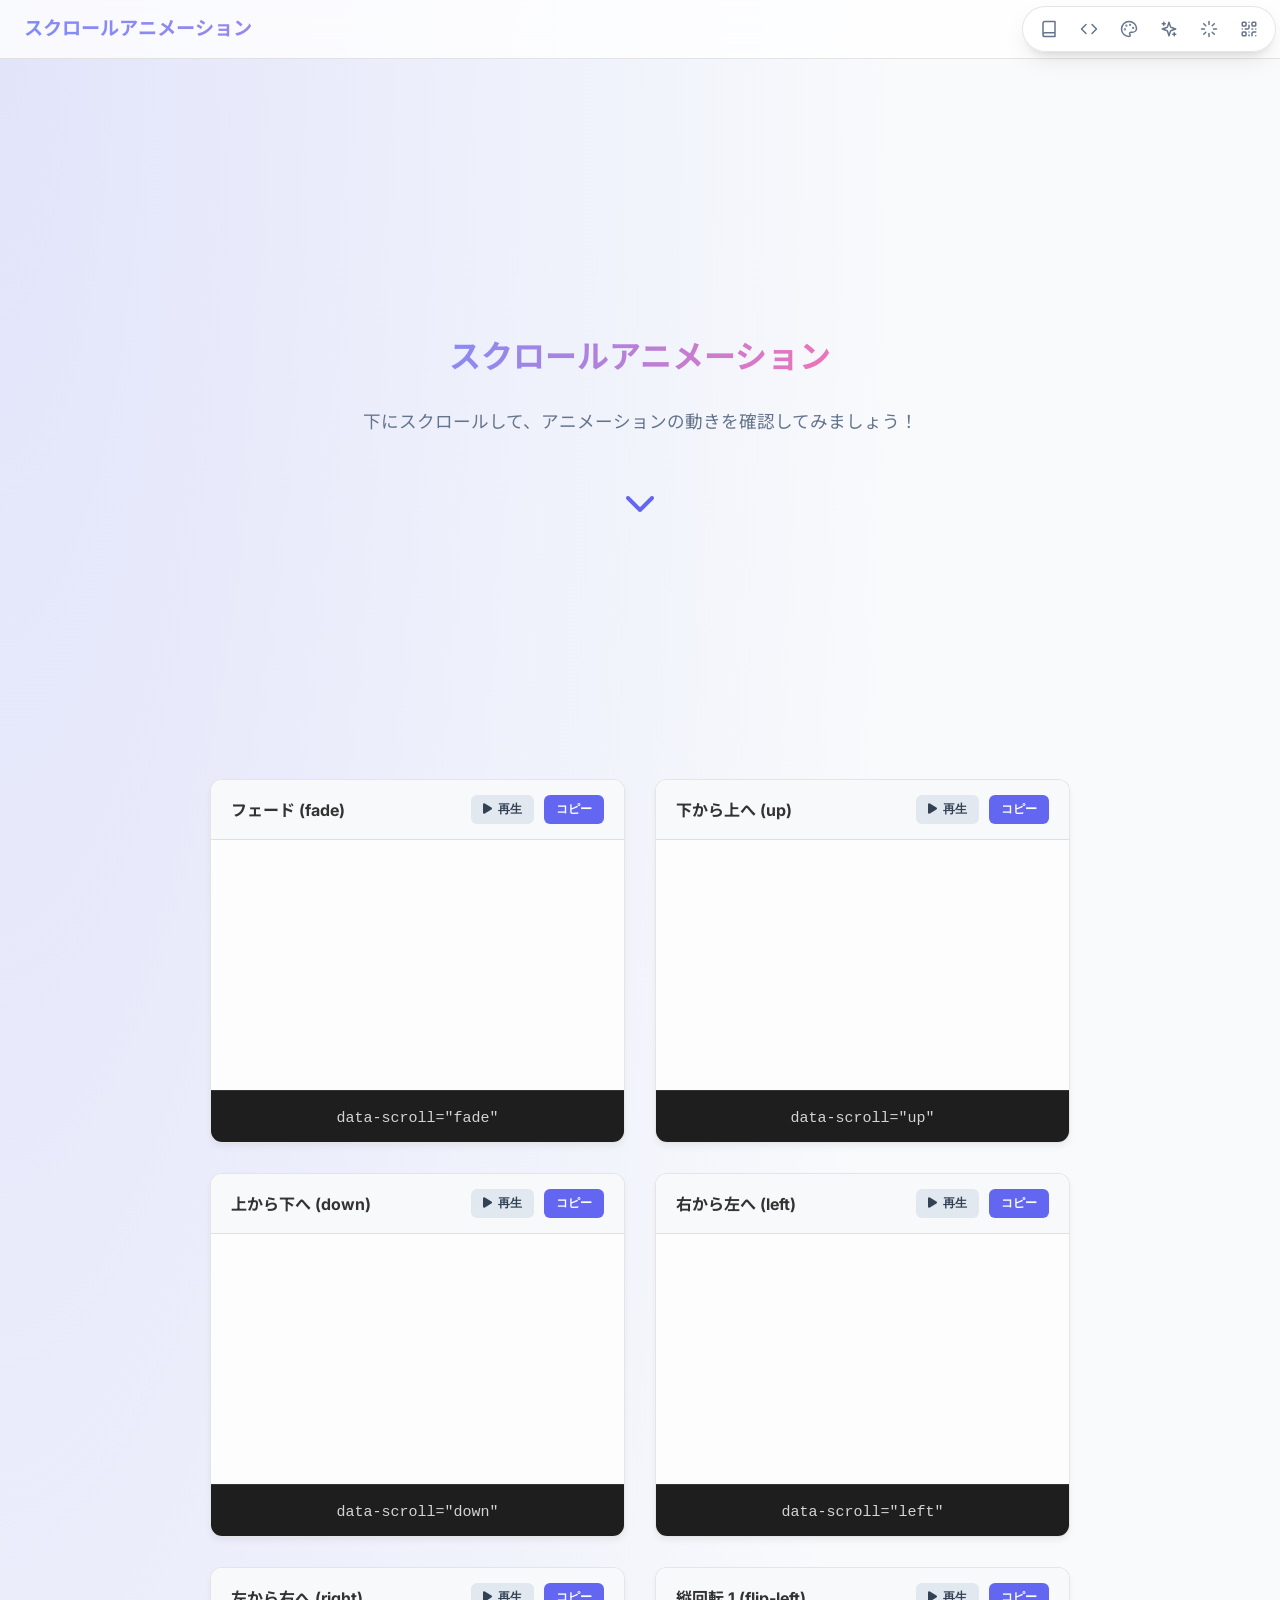
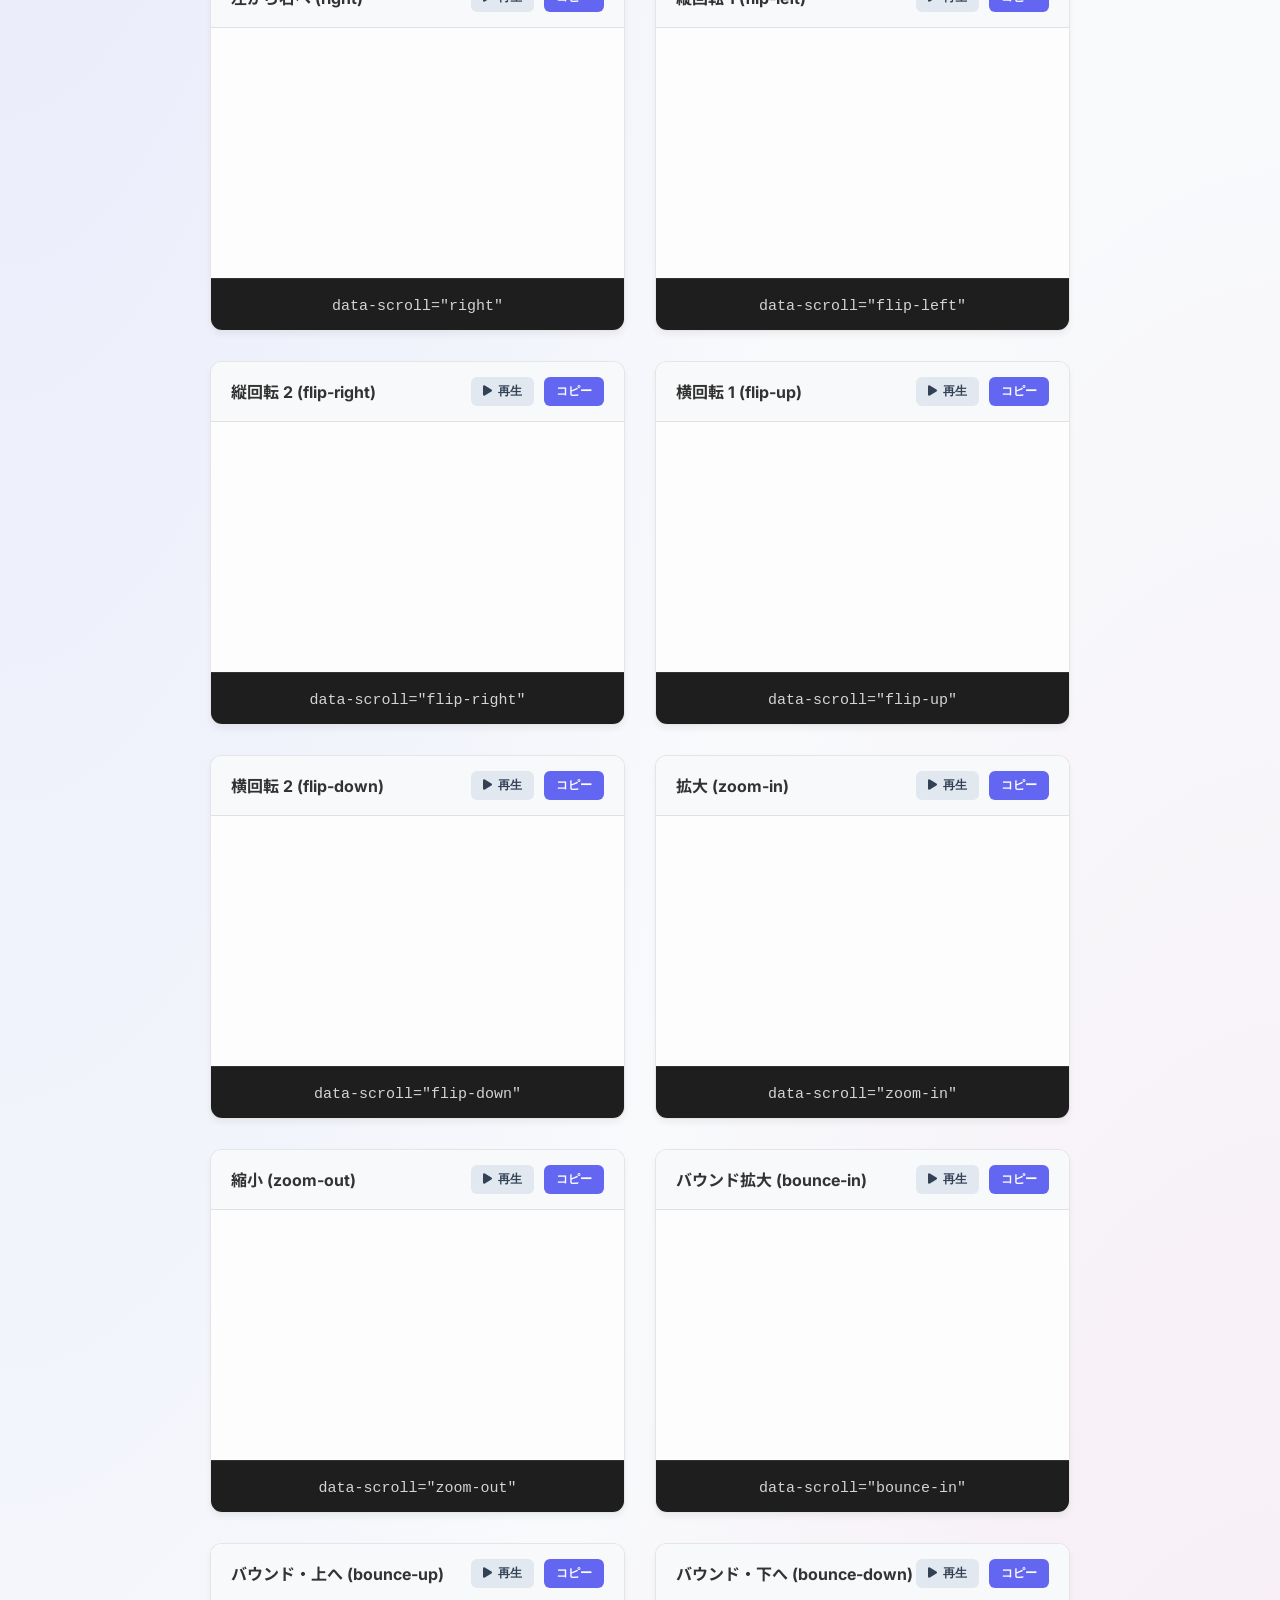
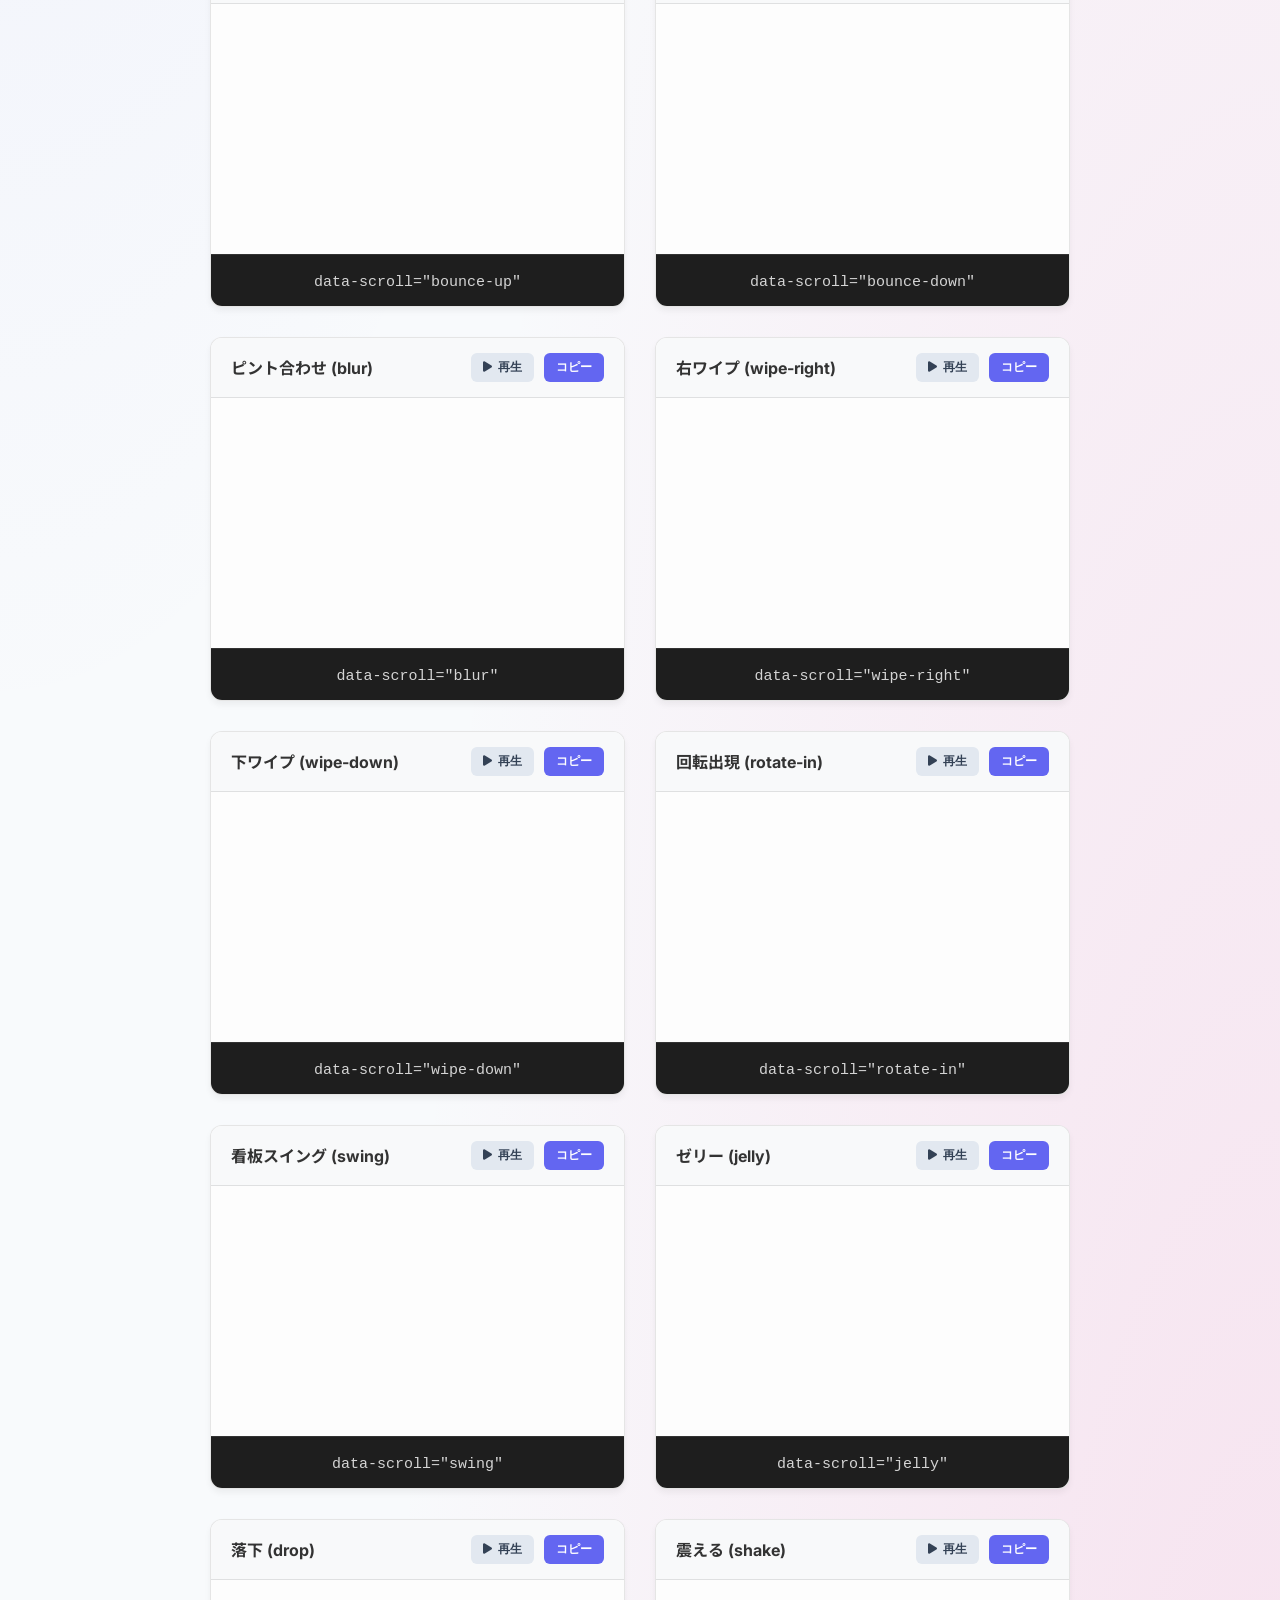
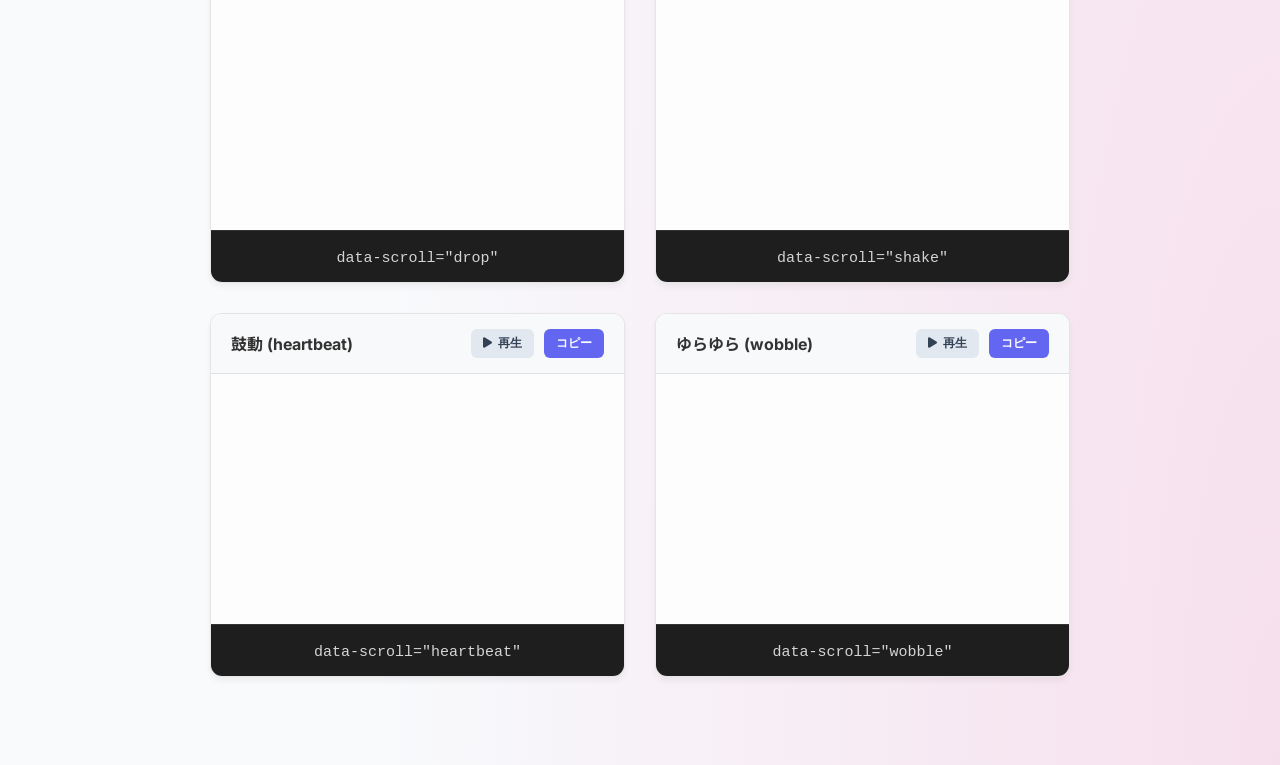
<file: assets/tools/scroll.html>
<!DOCTYPE html>
<html lang="ja">

<head>
    <meta charset="UTF-8">
    <meta name="viewport" content="width=device-width, initial-scale=1.0">
    <title>スクロールアニメーション</title>
    <link rel="preconnect" href="https://fonts.googleapis.com">
    <link rel="preconnect" href="https://fonts.gstatic.com" crossorigin>
    <link
        href="https://fonts.googleapis.com/css2?family=Inter:wght@400;600&family=Noto+Sans+JP:wght@400;700&display=swap"
        rel="stylesheet">

    <!-- サイト用ベースCSS / JS / FontAwesome -->
    <link rel="stylesheet" href="../../assets/base.css">
    <link rel="stylesheet" href="https://cdnjs.cloudflare.com/ajax/libs/font-awesome/6.5.1/css/all.min.css">

    <!-- ツール用CSS (上書き) -->
    <link rel="stylesheet" href="./style.css">

    <style>
        .hero-section {
            min-height: 80vh;
            display: flex;
            flex-direction: column;
            align-items: center;
            justify-content: center;
            text-align: center;
            padding: 20px;
        }

        .hero-section h2 {
            font-size: 2rem;
            margin: 0;
            background: linear-gradient(to right, #818cf8, #f472b6);
            -webkit-background-clip: text;
            -webkit-text-fill-color: transparent;
        }

        .hero-section p {
            font-size: 1.1rem;
            color: var(--text-muted);
            margin-top: 15px;
        }

        .scroll-down {
            margin-top: 50px;
            font-size: 2rem;
            color: var(--accent);
            animation: bounce-icon 2s infinite;
        }

        @keyframes bounce-icon {

            0%,
            20%,
            50%,
            80%,
            100% {
                transform: translateY(0);
            }

            40% {
                transform: translateY(-20px);
            }

            60% {
                transform: translateY(-10px);
            }
        }

        .animation-grid {
            display: grid;
            grid-template-columns: 1fr;
            gap: 30px;
            width: 100%;
            max-width: 900px;
            margin: 0 auto 100px;
            padding: 0 20px;
        }

        @media (min-width: 768px) {
            .animation-grid {
                grid-template-columns: 1fr 1fr;
            }
        }

        .snippet-block {
            background: #fff;
            border-radius: 12px;
            box-shadow: 0 4px 6px rgba(0, 0, 0, 0.05);
            overflow: hidden;
            border: 1px solid var(--border-color);
        }

        .snippet-header {
            background: #f8f9fa;
            padding: 15px 20px;
            border-bottom: 1px solid var(--border-color);
            display: flex;
            justify-content: space-between;
            align-items: center;
        }

        .snippet-header h3 {
            margin: 0;
            font-size: 16px;
            color: #333;
        }

        .action-btns {
            display: flex;
            gap: 10px;
        }

        .play-btn {
            background: #e2e8f0;
            color: #334155;
            border: none;
            padding: 6px 12px;
            border-radius: 6px;
            cursor: pointer;
            font-weight: 600;
            font-size: 12px;
            transition: background 0.2s, transform 0.1s;
            display: flex;
            align-items: center;
            gap: 6px;
        }

        .play-btn:hover {
            background: #cbd5e1;
        }

        .play-btn:active {
            transform: scale(0.95);
        }

        .copy-btn {
            background: var(--accent);
            color: white;
            border: none;
            padding: 6px 12px;
            border-radius: 6px;
            cursor: pointer;
            font-weight: 600;
            font-size: 12px;
            transition: background 0.2s, transform 0.1s;
        }

        .copy-btn:hover {
            background: var(--accent-hover);
        }

        .copy-btn:active {
            transform: scale(0.95);
        }

        .snippet-preview {
            padding: 40px 20px;
            background: #fdfdfd;
            display: flex;
            align-items: center;
            justify-content: center;
            min-height: 250px;
        }

        /* プレビュー内のカード */
        .preview-box {
            background: #31343C;
            color: white;
            padding: 30px;
            border-radius: 12px;
            text-align: center;
            width: 100%;
            max-width: 250px;
            box-shadow: 0 10px 15px rgba(0, 0, 0, 0.1);
        }

        .preview-box h4 {
            margin: 0;
            font-size: 20px;
            color: white;
        }

        .snippet-code-bar {
            background: #1e1e1e;
            padding: 15px 20px;
            text-align: center;
            border-top: 1px solid #333;
        }

        .snippet-code-bar code {
            color: #d4d4d4;
            font-family: 'Consolas', 'Monaco', monospace;
            font-size: 15px;
        }
    </style>
</head>

<body>
    <div class="header">
        <h1>スクロールアニメーション</h1>
    </div>

    <!-- ヒーローセクション（余白） -->
    <div class="hero-section">
        <h2>スクロールアニメーション</h2>
        <p>下にスクロールして、アニメーションの動きを確認してみましょう！</p>
        <div class="scroll-down"><i class="fa-solid fa-chevron-down"></i></div>
    </div>

    <!-- アニメーショングリッド -->
    <div class="animation-grid">

        <!-- fade -->
        <div class="snippet-block">
            <div class="snippet-header">
                <h3>フェード (fade)</h3>
                <div class="action-btns">
                    <button class="play-btn" title="再生"><i class="fa-solid fa-play"></i> 再生</button>
                    <button class="copy-btn" data-copy='data-scroll="fade"'>コピー</button>
                </div>
            </div>
            <div class="snippet-preview">
                <div class="preview-box" data-scroll="fade">
                    <h4>fade</h4>
                </div>
            </div>
            <div class="snippet-code-bar">
                <code>data-scroll="fade"</code>
            </div>
        </div>

        <!-- up -->
        <div class="snippet-block">
            <div class="snippet-header">
                <h3>下から上へ (up)</h3>
                <div class="action-btns">
                    <button class="play-btn" title="再生"><i class="fa-solid fa-play"></i> 再生</button>
                    <button class="copy-btn" data-copy='data-scroll="up"'>コピー</button>
                </div>
            </div>
            <div class="snippet-preview">
                <div class="preview-box" data-scroll="up">
                    <h4>up</h4>
                </div>
            </div>
            <div class="snippet-code-bar">
                <code>data-scroll="up"</code>
            </div>
        </div>

        <!-- down -->
        <div class="snippet-block">
            <div class="snippet-header">
                <h3>上から下へ (down)</h3>
                <div class="action-btns">
                    <button class="play-btn" title="再生"><i class="fa-solid fa-play"></i> 再生</button>
                    <button class="copy-btn" data-copy='data-scroll="down"'>コピー</button>
                </div>
            </div>
            <div class="snippet-preview">
                <div class="preview-box" data-scroll="down">
                    <h4>down</h4>
                </div>
            </div>
            <div class="snippet-code-bar">
                <code>data-scroll="down"</code>
            </div>
        </div>

        <!-- left -->
        <div class="snippet-block">
            <div class="snippet-header">
                <h3>右から左へ (left)</h3>
                <div class="action-btns">
                    <button class="play-btn" title="再生"><i class="fa-solid fa-play"></i> 再生</button>
                    <button class="copy-btn" data-copy='data-scroll="left"'>コピー</button>
                </div>
            </div>
            <div class="snippet-preview">
                <div class="preview-box" data-scroll="left">
                    <h4>left</h4>
                </div>
            </div>
            <div class="snippet-code-bar">
                <code>data-scroll="left"</code>
            </div>
        </div>

        <!-- right -->
        <div class="snippet-block">
            <div class="snippet-header">
                <h3>左から右へ (right)</h3>
                <div class="action-btns">
                    <button class="play-btn" title="再生"><i class="fa-solid fa-play"></i> 再生</button>
                    <button class="copy-btn" data-copy='data-scroll="right"'>コピー</button>
                </div>
            </div>
            <div class="snippet-preview">
                <div class="preview-box" data-scroll="right">
                    <h4>right</h4>
                </div>
            </div>
            <div class="snippet-code-bar">
                <code>data-scroll="right"</code>
            </div>
        </div>

        <!-- flip-left -->
        <div class="snippet-block">
            <div class="snippet-header">
                <h3>縦回転 1 (flip-left)</h3>
                <div class="action-btns">
                    <button class="play-btn" title="再生"><i class="fa-solid fa-play"></i> 再生</button>
                    <button class="copy-btn" data-copy='data-scroll="flip-left"'>コピー</button>
                </div>
            </div>
            <div class="snippet-preview">
                <div class="preview-box" data-scroll="flip-left">
                    <h4>flip-left</h4>
                </div>
            </div>
            <div class="snippet-code-bar">
                <code>data-scroll="flip-left"</code>
            </div>
        </div>

        <!-- flip-right -->
        <div class="snippet-block">
            <div class="snippet-header">
                <h3>縦回転 2 (flip-right)</h3>
                <div class="action-btns">
                    <button class="play-btn" title="再生"><i class="fa-solid fa-play"></i> 再生</button>
                    <button class="copy-btn" data-copy='data-scroll="flip-right"'>コピー</button>
                </div>
            </div>
            <div class="snippet-preview">
                <div class="preview-box" data-scroll="flip-right">
                    <h4>flip-right</h4>
                </div>
            </div>
            <div class="snippet-code-bar">
                <code>data-scroll="flip-right"</code>
            </div>
        </div>

        <!-- flip-up -->
        <div class="snippet-block">
            <div class="snippet-header">
                <h3>横回転 1 (flip-up)</h3>
                <div class="action-btns">
                    <button class="play-btn" title="再生"><i class="fa-solid fa-play"></i> 再生</button>
                    <button class="copy-btn" data-copy='data-scroll="flip-up"'>コピー</button>
                </div>
            </div>
            <div class="snippet-preview">
                <div class="preview-box" data-scroll="flip-up">
                    <h4>flip-up</h4>
                </div>
            </div>
            <div class="snippet-code-bar">
                <code>data-scroll="flip-up"</code>
            </div>
        </div>

        <!-- flip-down -->
        <div class="snippet-block">
            <div class="snippet-header">
                <h3>横回転 2 (flip-down)</h3>
                <div class="action-btns">
                    <button class="play-btn" title="再生"><i class="fa-solid fa-play"></i> 再生</button>
                    <button class="copy-btn" data-copy='data-scroll="flip-down"'>コピー</button>
                </div>
            </div>
            <div class="snippet-preview">
                <div class="preview-box" data-scroll="flip-down">
                    <h4>flip-down</h4>
                </div>
            </div>
            <div class="snippet-code-bar">
                <code>data-scroll="flip-down"</code>
            </div>
        </div>

        <!-- zoom-in -->
        <div class="snippet-block">
            <div class="snippet-header">
                <h3>拡大 (zoom-in)</h3>
                <div class="action-btns">
                    <button class="play-btn" title="再生"><i class="fa-solid fa-play"></i> 再生</button>
                    <button class="copy-btn" data-copy='data-scroll="zoom-in"'>コピー</button>
                </div>
            </div>
            <div class="snippet-preview">
                <div class="preview-box" data-scroll="zoom-in">
                    <h4>zoom-in</h4>
                </div>
            </div>
            <div class="snippet-code-bar">
                <code>data-scroll="zoom-in"</code>
            </div>
        </div>

        <!-- zoom-out -->
        <div class="snippet-block">
            <div class="snippet-header">
                <h3>縮小 (zoom-out)</h3>
                <div class="action-btns">
                    <button class="play-btn" title="再生"><i class="fa-solid fa-play"></i> 再生</button>
                    <button class="copy-btn" data-copy='data-scroll="zoom-out"'>コピー</button>
                </div>
            </div>
            <div class="snippet-preview">
                <div class="preview-box" data-scroll="zoom-out">
                    <h4>zoom-out</h4>
                </div>
            </div>
            <div class="snippet-code-bar">
                <code>data-scroll="zoom-out"</code>
            </div>
        </div>

        <!-- bounce-in -->
        <div class="snippet-block">
            <div class="snippet-header">
                <h3>バウンド拡大 (bounce-in)</h3>
                <div class="action-btns">
                    <button class="play-btn" title="再生"><i class="fa-solid fa-play"></i> 再生</button>
                    <button class="copy-btn" data-copy='data-scroll="bounce-in"'>コピー</button>
                </div>
            </div>
            <div class="snippet-preview">
                <div class="preview-box" data-scroll="bounce-in">
                    <h4>bounce-in</h4>
                </div>
            </div>
            <div class="snippet-code-bar">
                <code>data-scroll="bounce-in"</code>
            </div>
        </div>

        <!-- bounce-up -->
        <div class="snippet-block">
            <div class="snippet-header">
                <h3>バウンド・上へ (bounce-up)</h3>
                <div class="action-btns">
                    <button class="play-btn" title="再生"><i class="fa-solid fa-play"></i> 再生</button>
                    <button class="copy-btn" data-copy='data-scroll="bounce-up"'>コピー</button>
                </div>
            </div>
            <div class="snippet-preview">
                <div class="preview-box" data-scroll="bounce-up">
                    <h4>bounce-up</h4>
                </div>
            </div>
            <div class="snippet-code-bar">
                <code>data-scroll="bounce-up"</code>
            </div>
        </div>

        <!-- bounce-down -->
        <div class="snippet-block">
            <div class="snippet-header">
                <h3>バウンド・下へ (bounce-down)</h3>
                <div class="action-btns">
                    <button class="play-btn" title="再生"><i class="fa-solid fa-play"></i> 再生</button>
                    <button class="copy-btn" data-copy='data-scroll="bounce-down"'>コピー</button>
                </div>
            </div>
            <div class="snippet-preview">
                <div class="preview-box" data-scroll="bounce-down">
                    <h4>bounce-down</h4>
                </div>
            </div>
            <div class="snippet-code-bar">
                <code>data-scroll="bounce-down"</code>
            </div>
        </div>

        <!-- blur -->
        <div class="snippet-block">
            <div class="snippet-header">
                <h3>ピント合わせ (blur)</h3>
                <div class="action-btns">
                    <button class="play-btn" title="再生"><i class="fa-solid fa-play"></i> 再生</button>
                    <button class="copy-btn" data-copy='data-scroll="blur"'>コピー</button>
                </div>
            </div>
            <div class="snippet-preview">
                <div class="preview-box" data-scroll="blur">
                    <h4>blur</h4>
                </div>
            </div>
            <div class="snippet-code-bar">
                <code>data-scroll="blur"</code>
            </div>
        </div>

        <!-- wipe-right -->
        <div class="snippet-block">
            <div class="snippet-header">
                <h3>右ワイプ (wipe-right)</h3>
                <div class="action-btns">
                    <button class="play-btn" title="再生"><i class="fa-solid fa-play"></i> 再生</button>
                    <button class="copy-btn" data-copy='data-scroll="wipe-right"'>コピー</button>
                </div>
            </div>
            <div class="snippet-preview">
                <div class="preview-box" data-scroll="wipe-right">
                    <h4>wipe-right</h4>
                </div>
            </div>
            <div class="snippet-code-bar">
                <code>data-scroll="wipe-right"</code>
            </div>
        </div>

        <!-- wipe-down -->
        <div class="snippet-block">
            <div class="snippet-header">
                <h3>下ワイプ (wipe-down)</h3>
                <div class="action-btns">
                    <button class="play-btn" title="再生"><i class="fa-solid fa-play"></i> 再生</button>
                    <button class="copy-btn" data-copy='data-scroll="wipe-down"'>コピー</button>
                </div>
            </div>
            <div class="snippet-preview">
                <div class="preview-box" data-scroll="wipe-down">
                    <h4>wipe-down</h4>
                </div>
            </div>
            <div class="snippet-code-bar">
                <code>data-scroll="wipe-down"</code>
            </div>
        </div>

        <!-- rotate-in -->
        <div class="snippet-block">
            <div class="snippet-header">
                <h3>回転出現 (rotate-in)</h3>
                <div class="action-btns">
                    <button class="play-btn" title="再生"><i class="fa-solid fa-play"></i> 再生</button>
                    <button class="copy-btn" data-copy='data-scroll="rotate-in"'>コピー</button>
                </div>
            </div>
            <div class="snippet-preview">
                <div class="preview-box" data-scroll="rotate-in">
                    <h4>rotate-in</h4>
                </div>
            </div>
            <div class="snippet-code-bar">
                <code>data-scroll="rotate-in"</code>
            </div>
        </div>

        <!-- swing -->
        <div class="snippet-block">
            <div class="snippet-header">
                <h3>看板スイング (swing)</h3>
                <div class="action-btns">
                    <button class="play-btn" title="再生"><i class="fa-solid fa-play"></i> 再生</button>
                    <button class="copy-btn" data-copy='data-scroll="swing"'>コピー</button>
                </div>
            </div>
            <div class="snippet-preview">
                <div class="preview-box" data-scroll="swing">
                    <h4>swing</h4>
                </div>
            </div>
            <div class="snippet-code-bar">
                <code>data-scroll="swing"</code>
            </div>
        </div>



        <!-- jelly -->
        <div class="snippet-block">
            <div class="snippet-header">
                <h3>ゼリー (jelly)</h3>
                <div class="action-btns">
                    <button class="play-btn" title="再生"><i class="fa-solid fa-play"></i> 再生</button>
                    <button class="copy-btn" data-copy='data-scroll="jelly"'>コピー</button>
                </div>
            </div>
            <div class="snippet-preview">
                <div class="preview-box" data-scroll="jelly">
                    <h4>jelly</h4>
                </div>
            </div>
            <div class="snippet-code-bar">
                <code>data-scroll="jelly"</code>
            </div>
        </div>
        <!-- drop -->
        <div class="snippet-block">
            <div class="snippet-header">
                <h3>落下 (drop)</h3>
                <div class="action-btns">
                    <button class="play-btn" title="再生"><i class="fa-solid fa-play"></i> 再生</button>
                    <button class="copy-btn" data-copy='data-scroll="drop"'>コピー</button>
                </div>
            </div>
            <div class="snippet-preview">
                <div class="preview-box" data-scroll="drop">
                    <h4>drop</h4>
                </div>
            </div>
            <div class="snippet-code-bar">
                <code>data-scroll="drop"</code>
            </div>
        </div>

        <!-- shake -->
        <div class="snippet-block">
            <div class="snippet-header">
                <h3>震える (shake)</h3>
                <div class="action-btns">
                    <button class="play-btn" title="再生"><i class="fa-solid fa-play"></i> 再生</button>
                    <button class="copy-btn" data-copy='data-scroll="shake"'>コピー</button>
                </div>
            </div>
            <div class="snippet-preview">
                <div class="preview-box" data-scroll="shake">
                    <h4>shake</h4>
                </div>
            </div>
            <div class="snippet-code-bar">
                <code>data-scroll="shake"</code>
            </div>
        </div>

        <!-- heartbeat -->
        <div class="snippet-block">
            <div class="snippet-header">
                <h3>鼓動 (heartbeat)</h3>
                <div class="action-btns">
                    <button class="play-btn" title="再生"><i class="fa-solid fa-play"></i> 再生</button>
                    <button class="copy-btn" data-copy='data-scroll="heartbeat"'>コピー</button>
                </div>
            </div>
            <div class="snippet-preview">
                <div class="preview-box" data-scroll="heartbeat">
                    <h4>heartbeat</h4>
                </div>
            </div>
            <div class="snippet-code-bar">
                <code>data-scroll="heartbeat"</code>
            </div>
        </div>

        <!-- wobble -->
        <div class="snippet-block">
            <div class="snippet-header">
                <h3>ゆらゆら (wobble)</h3>
                <div class="action-btns">
                    <button class="play-btn" title="再生"><i class="fa-solid fa-play"></i> 再生</button>
                    <button class="copy-btn" data-copy='data-scroll="wobble"'>コピー</button>
                </div>
            </div>
            <div class="snippet-preview">
                <div class="preview-box" data-scroll="wobble">
                    <h4>wobble</h4>
                </div>
            </div>
            <div class="snippet-code-bar">
                <code>data-scroll="wobble"</code>
            </div>
        </div>
    </div>

    <!-- Global Navigation -->
    <div class="global-nav">
        <a href="index.html" class="nav-item" title="Manual">
            <svg xmlns="http://www.w3.org/2000/svg" width="24" height="24" viewBox="0 0 24 24" fill="none"
                stroke="currentColor" stroke-width="2" stroke-linecap="round" stroke-linejoin="round">
                <path d="M4 19.5v-15A2.5 2.5 0 0 1 6.5 2H20v20H6.5a2.5 2.5 0 0 1 0-5H20" />
            </svg>
        </a>
        <a href="snippets.html" class="nav-item" title="Snippets">
            <svg xmlns="http://www.w3.org/2000/svg" width="24" height="24" viewBox="0 0 24 24" fill="none"
                stroke="currentColor" stroke-width="2" stroke-linecap="round" stroke-linejoin="round">
                <polyline points="16 18 22 12 16 6" />
                <polyline points="8 6 2 12 8 18" />
            </svg>
        </a>
        <a href="generator.html" class="nav-item" title="CSS Generator">
            <svg xmlns="http://www.w3.org/2000/svg" width="24" height="24" viewBox="0 0 24 24" fill="none"
                stroke="currentColor" stroke-width="2" stroke-linecap="round" stroke-linejoin="round">
                <circle cx="13.5" cy="6.5" r=".5" />
                <circle cx="17.5" cy="10.5" r=".5" />
                <circle cx="8.5" cy="7.5" r=".5" />
                <circle cx="6.5" cy="12.5" r=".5" />
                <path
                    d="M12 2C6.5 2 2 6.5 2 12s4.5 10 10 10c.926 0 1.648-.746 1.648-1.688 0-.437-.18-.835-.437-1.125-.29-.289-.438-.652-.438-1.125a1.64 1.64 0 0 1 1.668-1.668h1.996c3.051 0 5.555-2.503 5.555-5.554C21.965 6.012 17.461 2 12 2z" />
            </svg>
        </a>
        <a href="scroll.html" class="nav-item" title="Scroll Animation">
            <svg xmlns="http://www.w3.org/2000/svg" width="24" height="24" viewBox="0 0 24 24" fill="none"
                stroke="currentColor" stroke-width="2" stroke-linecap="round" stroke-linejoin="round">
                <path
                    d="m12 3-1.912 5.813a2 2 0 0 1-1.275 1.275L3 12l5.813 1.912a2 2 0 0 1 1.275 1.275L12 21l1.912-5.813a2 2 0 0 1 1.275-1.275L21 12l-5.813-1.912a2 2 0 0 1-1.275-1.275L12 3Z" />
                <path d="M5 3v4" />
                <path d="M19 17v4" />
                <path d="M3 5h4" />
                <path d="M17 19h4" />
            </svg>
        </a>
                <a href="animation.html" class="nav-item" title="Permanent Animation">
            <svg xmlns="http://www.w3.org/2000/svg" width="24" height="24" viewBox="0 0 24 24" fill="none"
                stroke="currentColor" stroke-width="2" stroke-linecap="round" stroke-linejoin="round">
                <path d="M12 2v4M12 18v4M4.93 4.93l2.83 2.83M16.24 16.24l2.83 2.83M2 12h4M18 12h4M4.93 19.07l2.83-2.83M16.24 7.76l2.83-2.83"/>
            </svg>
        </a>
        <a href="qr.html" class="nav-item" title="QR Code">
            <svg xmlns="http://www.w3.org/2000/svg" width="24" height="24" viewBox="0 0 24 24" fill="none"
                stroke="currentColor" stroke-width="2" stroke-linecap="round" stroke-linejoin="round">
                <rect width="5" height="5" x="3" y="3" rx="1" />
                <rect width="5" height="5" x="16" y="3" rx="1" />
                <rect width="5" height="5" x="3" y="16" rx="1" />
                <path d="M21 16h-3a2 2 0 0 0-2 2v3" />
                <path d="M21 21v.01" />
                <path d="M12 7v3a2 2 0 0 1-2 2H7" />
                <path d="M3 12h.01" />
                <path d="M12 3h.01" />
                <path d="M12 16v.01" />
                <path d="M16 12h1" />
                <path d="M21 12v.01" />
                <path d="M12 21v-1" />
            </svg>
        </a>
    </div>

    <!-- サイト用のJS -->
    <script src="../../assets/base.js"></script>

    <!-- コピー機能用JS -->
    <script>
        document.querySelectorAll('.copy-btn').forEach(btn => {
            btn.addEventListener('click', (e) => {
                const codeText = e.target.getAttribute('data-copy');
                if (!codeText) return;

                navigator.clipboard.writeText(codeText).then(() => {
                    const originalText = e.target.textContent;
                    e.target.textContent = 'コピー完了！';
                    e.target.style.background = '#10b981';

                    setTimeout(() => {
                        e.target.textContent = originalText;
                        e.target.style.background = '';
                    }, 2000);
                });
            });
        });

        // 再生機能用JS
        document.querySelectorAll('.play-btn').forEach(btn => {
            btn.addEventListener('click', (e) => {
                const block = e.target.closest('.snippet-block');
                const previewBox = block.querySelector('.preview-box');

                // 1. 一時的にトランジション（アニメーション）を無効化して瞬時に初期状態へ
                previewBox.style.transition = 'none';
                previewBox.classList.remove('is-animated');

                // 2. ブラウザに再描画を強制
                void previewBox.offsetWidth;

                // 3. トランジションを元に戻し、再度アニメーション開始
                previewBox.style.transition = '';
                previewBox.classList.add('is-animated');
            });
        });
    </script>
</body>

</html>
</file>
<file: 0101/name/style.css>
/*
⑤ サイトの見た目を変更しましょう。
解説：CSSは「Cascading Style Sheets（カスケーディング・スタイル・シーツ）」の略で、
Webページの「デザイン（見た目）」を整えるための言語です。
以下のジェネレーターツールを使って、自分好みのデザインを作ってみましょう！
URL：https://tridentweb-oc.github.io/markup2026/assets/tools/generator.html
*/

body {}

header {}

footer {}
</file>
<file: assets/base.css>
*,
*::before,
*::after {
    box-sizing: border-box;
}

/* リサイズ時の不要なアニメーション（フラッシュ）を防止 */
.resize-animation-stopper * {
    transition: none !important;
    animation: none !important;
}

html {
    scroll-behavior: smooth;
    scroll-padding-top: 60px;
}

body {
    margin: 0;
    font-family: "Noto Sans JP", sans-serif;
    font-optical-sizing: auto;
}

body.is-menu-open {
    overflow: hidden;
}

img {
    max-width: 100%;
    height: auto;
    vertical-align: bottom;
}

a {
    text-decoration: none;
}

h1 {
    margin: 0;
    padding: 1rem 2rem;
    font-size: 24px;
}

h1 a {
    color: #333;
}

h2 {
    padding: 1rem 2rem;
    text-align: center;
}

.inner {
    max-width: 1200px;
    margin: auto;
    padding: 60px 8%;
}

/* header */
header {
    position: fixed;
    top: 0;
    left: 0;
    z-index: 9999;
    width: 100%;
    padding: 10px 5%;
    background-color: rgba(58, 139, 161, 0.8);
    display: grid;
    text-align: center;
}

/* Mobile Navigation Full Screen */
nav {
    position: fixed;
    top: 0;
    left: 0;
    width: 100%;
    height: 100vh;
    background-color: rgba(0, 0, 0, 0.9);
    display: flex;
    justify-content: center;
    align-items: center;
    opacity: 0;
    visibility: hidden;
    transition: opacity 0.3s, visibility 0.3s;
    z-index: 9998;
}

body.is-menu-open nav#global-nav {
    opacity: 1;
    visibility: visible;
}

nav ul {
    padding-left: 0;
    list-style-type: none;
    display: grid;
    grid-auto-flow: row;
    gap: 30px;
    text-align: center;
}

nav ul a {
    color: #fff;
    font-size: 24px;
    font-weight: bold;
}

/* Hamburger Button */
.hamburger {
    position: fixed;
    bottom: 20px;
    right: 20px;
    width: 60px;
    height: 60px;
    background-color: #333;
    border-radius: 50%;
    border: none;
    cursor: pointer;
    z-index: 10000;
    display: flex;
    flex-direction: column;
    justify-content: center;
    align-items: center;
    gap: 6px;
    box-shadow: 0 4px 10px rgba(0, 0, 0, 0.3);
}

.hamburger span {
    display: block;
    width: 30px;
    height: 3px;
    background-color: #fff;
    transition: transform 0.3s, opacity 0.3s;
}

body.is-menu-open .hamburger span:nth-child(1) {
    transform: translateY(9px) rotate(45deg);
}

body.is-menu-open .hamburger span:nth-child(2) {
    opacity: 0;
}

body.is-menu-open .hamburger span:nth-child(3) {
    transform: translateY(-9px) rotate(-45deg);
}

/* footer */
footer {
    margin-top: 60px;
    background-color: #000;
    color: #fff;
    text-align: center;
}

/* main */
main {
    padding-top: 70px;
}

@media (700px <=width) {
    header {
        grid-auto-flow: column;
        justify-content: space-between;
        align-items: center;
        text-align: left;
    }

    .hamburger {
        display: none;
    }

    nav {
        position: static;
        width: auto;
        height: auto;
        background-color: transparent;
        display: block;
        opacity: 1;
        visibility: visible;
    }

    nav ul {
        grid-auto-flow: column;
        gap: 20px;
    }

    nav ul a {
        color: #333;
        font-size: 16px;
        font-weight: normal;
    }
}

/* =========================================
   Scroll Animation (data-scroll)
   ========================================= */

/* Base settings for all animations */
[data-scroll] {
    opacity: 0;
    visibility: hidden;
    transition: all 0.8s cubic-bezier(0.25, 1, 0.5, 1);
}

[data-scroll].is-animated {
    opacity: 1;
    visibility: visible;
}

/* 1. Fade Up (下から上へ) */
[data-scroll="up"] {
    transform: translateY(50px);
}

[data-scroll="up"].is-animated {
    transform: translateY(0);
}

/* 2. Fade Down (上から下へ) */
[data-scroll="down"] {
    transform: translateY(-50px);
}

[data-scroll="down"].is-animated {
    transform: translateY(0);
}

/* 3. Fade Left (右から左へ) */
[data-scroll="left"] {
    transform: translateX(50px);
}

[data-scroll="left"].is-animated {
    transform: translateX(0);
}

/* 4. Fade Right (左から右へ) */
[data-scroll="right"] {
    transform: translateX(-50px);
}

[data-scroll="right"].is-animated {
    transform: translateX(0);
}

/* 5. Flip Left (縦軸で回転) */
[data-scroll="flip-left"] {
    transform: perspective(600px) rotateY(-90deg);
}

[data-scroll="flip-left"].is-animated {
    transform: perspective(600px) rotateY(0);
}

/* 6. Flip Right (縦軸で逆回転) */
[data-scroll="flip-right"] {
    transform: perspective(600px) rotateY(90deg);
}

[data-scroll="flip-right"].is-animated {
    transform: perspective(600px) rotateY(0);
}

/* 7. Zoom In (拡大しながら出現) */
[data-scroll="zoom-in"] {
    transform: scale(0.8);
}

[data-scroll="zoom-in"].is-animated {
    transform: scale(1);
}

/* 8. Flip Up (横軸で下から回転) */
[data-scroll="flip-up"] {
    transform: perspective(600px) rotateX(-90deg);
}

[data-scroll="flip-up"].is-animated {
    transform: perspective(600px) rotateX(0);
}

/* 9. Flip Down (横軸で上から回転) */
[data-scroll="flip-down"] {
    transform: perspective(600px) rotateX(90deg);
}

[data-scroll="flip-down"].is-animated {
    transform: perspective(600px) rotateX(0);
}

/* 10. Zoom Out (縮小しながら出現) */
[data-scroll="zoom-out"] {
    transform: scale(1.2);
}

[data-scroll="zoom-out"].is-animated {
    transform: scale(1);
}

/* 11. Bounce 系 (バウンド・弾むような動き) */
[data-scroll^="bounce"] {
    /* bounceから始まる値には、行き過ぎて戻る特殊なイージングを適用 */
    transition-timing-function: cubic-bezier(0.175, 0.885, 0.32, 1.275);
}

[data-scroll="bounce-in"] {
    transform: scale(0.5);
}

[data-scroll="bounce-in"].is-animated {
    transform: scale(1);
}

[data-scroll="bounce-up"] {
    transform: translateY(100px);
}

[data-scroll="bounce-up"].is-animated {
    transform: translateY(0);
}

[data-scroll="bounce-down"] {
    transform: translateY(-100px);
}

[data-scroll="bounce-down"].is-animated {
    transform: translateY(0);
}

/* 12. Blur (ブラー/ピント合わせ) */
[data-scroll="blur"] {
    filter: blur(10px);
}

[data-scroll="blur"].is-animated {
    filter: blur(0);
}

/* 13. Wipe Right (左から右へワイプ) */
[data-scroll="wipe-right"] {
    -webkit-mask-image: linear-gradient(to right, #000 50%, transparent 50%);
    mask-image: linear-gradient(to right, #000 50%, transparent 50%);
    -webkit-mask-size: 200% 100%;
    mask-size: 200% 100%;
    -webkit-mask-position: 100% 0;
    mask-position: 100% 0;
}

[data-scroll="wipe-right"].is-animated {
    -webkit-mask-position: 0 0;
    mask-position: 0 0;
}

/* 14. Wipe Down (上から下へワイプ) */
[data-scroll="wipe-down"] {
    -webkit-mask-image: linear-gradient(to bottom, #000 50%, transparent 50%);
    mask-image: linear-gradient(to bottom, #000 50%, transparent 50%);
    -webkit-mask-size: 100% 200%;
    mask-size: 100% 200%;
    -webkit-mask-position: 0 100%;
    mask-position: 0 100%;
}

[data-scroll="wipe-down"].is-animated {
    -webkit-mask-position: 0 0;
    mask-position: 0 0;
}

/* 15. Rotate In (回転しながら出現) */
[data-scroll="rotate-in"] {
    transform: rotate(-180deg) scale(0.5);
}

[data-scroll="rotate-in"].is-animated {
    transform: rotate(0) scale(1);
}

/* 16. Swing (看板のように揺れる) */
[data-scroll="swing"] {
    transform-origin: top center;
    transform: perspective(600px) rotateX(-90deg);
}

[data-scroll="swing"].is-animated {
    transform: perspective(600px) rotateX(0);
    transition-timing-function: cubic-bezier(0.175, 0.885, 0.32, 1.275);
}


/* 20. Jelly (ゼリー・ぷるぷる) */
[data-scroll="jelly"] {
    transform-origin: bottom center;
}

[data-scroll="jelly"].is-animated {
    animation: jelly-anim 0.8s forwards;
}

@keyframes jelly-anim {
    0% {
        transform: scale(1, 1);
    }

    30% {
        transform: scale(1.25, 0.75);
    }

    40% {
        transform: scale(0.75, 1.25);
    }

    50% {
        transform: scale(1.15, 0.85);
    }

    65% {
        transform: scale(0.95, 1.05);
    }

    75% {
        transform: scale(1.05, 0.95);
    }

    100% {
        transform: scale(1, 1);
    }
}

/* 18. Drop (上からドスンと落下) */
[data-scroll="drop"] {
    transform-origin: bottom center;
}

[data-scroll="drop"].is-animated {
    animation: drop-anim 0.6s cubic-bezier(0.215, 0.610, 0.355, 1.000) forwards;
}

@keyframes drop-anim {
    0% {
        transform: translateY(-100px) scaleY(1.2);
        opacity: 0;
    }

    60% {
        transform: translateY(0) scaleY(0.7) scaleX(1.1);
        opacity: 1;
    }

    80% {
        transform: translateY(-10px) scaleY(1.05) scaleX(0.95);
        opacity: 1;
    }

    100% {
        transform: translateY(0) scaleY(1) scaleX(1);
        opacity: 1;
    }
}

/* 19. Shake (ぶるぶる震える) */
[data-scroll="shake"].is-animated {
    animation: shake-anim 0.8s ease-in-out forwards;
}

@keyframes shake-anim {
    0% {
        transform: translateX(0);
        opacity: 0;
    }

    10% {
        transform: translateX(0);
        opacity: 1;
    }

    20% {
        transform: translateX(-10px);
        opacity: 1;
    }

    30% {
        transform: translateX(10px);
        opacity: 1;
    }

    40% {
        transform: translateX(-10px);
        opacity: 1;
    }

    50% {
        transform: translateX(10px);
        opacity: 1;
    }

    60% {
        transform: translateX(-5px);
        opacity: 1;
    }

    70% {
        transform: translateX(5px);
        opacity: 1;
    }

    80% {
        transform: translateX(-2px);
        opacity: 1;
    }

    90% {
        transform: translateX(2px);
        opacity: 1;
    }

    100% {
        transform: translateX(0);
        opacity: 1;
    }
}

/* 20. Heartbeat (心臓の鼓動・ドクン) */
[data-scroll="heartbeat"].is-animated {
    animation: heartbeat-anim 1s ease-in-out forwards;
}

@keyframes heartbeat-anim {
    0% {
        transform: scale(1);
        opacity: 0;
    }

    10% {
        transform: scale(1);
        opacity: 1;
    }

    30% {
        transform: scale(1.1);
        opacity: 1;
    }

    45% {
        transform: scale(1);
        opacity: 1;
    }

    60% {
        transform: scale(1.15);
        opacity: 1;
    }

    100% {
        transform: scale(1);
        opacity: 1;
    }
}

/* 21. Wobble (ゆらゆら揺れる) */
[data-scroll="wobble"].is-animated {
    animation: wobble-anim 1s ease-in-out forwards;
}

@keyframes wobble-anim {
    0% {
        transform: translateX(0) rotate(0deg);
        opacity: 0;
    }

    10% {
        transform: translateX(0) rotate(0deg);
        opacity: 1;
    }

    30% {
        transform: translateX(-15px) rotate(-5deg);
        opacity: 1;
    }

    50% {
        transform: translateX(10px) rotate(3deg);
        opacity: 1;
    }

    70% {
        transform: translateX(-5px) rotate(-2deg);
        opacity: 1;
    }

    100% {
        transform: translateX(0) rotate(0deg);
        opacity: 1;
    }
}

/* Default (値なしや "fade" の場合は単なるフェードイン) */
[data-scroll="fade"],
[data-scroll=""] {
    transform: none;
}

/* =========================================
   Permanent Animation (data-anime)
   ========================================= */

/* float (ふわふわ浮く) */
[data-anime="float"] {
    animation: anime-float 3s ease-in-out infinite;
}

@keyframes anime-float {
    0%, 100% {
        transform: translateY(0);
    }
    50% {
        transform: translateY(-15px);
    }
}

/* spin (回転) */
[data-anime="spin"] {
    animation: anime-spin 4s linear infinite;
}

@keyframes anime-spin {
    0% {
        transform: rotate(0deg);
    }
    100% {
        transform: rotate(360deg);
    }
}

/* pulse (鼓動・拡大縮小) */
[data-anime="pulse"] {
    animation: anime-pulse 2s ease-in-out infinite;
}

@keyframes anime-pulse {
    0%, 100% {
        transform: scale(1);
    }
    50% {
        transform: scale(1.1);
    }
}

/* blink (点滅) */
[data-anime="blink"] {
    animation: anime-blink 1.5s ease-in-out infinite;
}

@keyframes anime-blink {
    0%, 100% {
        opacity: 1;
    }
    50% {
        opacity: 0.3;
    }
}

/* shake-x (横揺れ) */
[data-anime="shake-x"] {
    animation: anime-shake-x 2s ease-in-out infinite;
}

@keyframes anime-shake-x {
    0%, 100% {
        transform: translateX(0);
    }
    10%, 30%, 50%, 70%, 90% {
        transform: translateX(-5px);
    }
    20%, 40%, 60%, 80% {
        transform: translateX(5px);
    }
}

/* shake-y (縦揺れ) */
[data-anime="shake-y"] {
    animation: anime-shake-y 2s ease-in-out infinite;
}

@keyframes anime-shake-y {
    0%, 100% {
        transform: translateY(0);
    }
    10%, 30%, 50%, 70%, 90% {
        transform: translateY(-5px);
    }
    20%, 40%, 60%, 80% {
        transform: translateY(5px);
    }
}

/* bounce (跳ねる) */
[data-anime="bounce"] {
    animation: anime-bounce 2s infinite;
}

@keyframes anime-bounce {
    0%, 20%, 50%, 80%, 100% {
        transform: translateY(0);
    }
    40% {
        transform: translateY(-20px);
    }
    60% {
        transform: translateY(-10px);
    }
}

/* =========================================
   Components (Layout & Generic)
   ========================================= */

/* 汎用カラムレイアウト (2〜5カラム) */
[class^="column-"] {
    display: grid;
    gap: 30px;
    grid-template-columns: 1fr;
}

[class^="column-"]>div {
    min-width: 0;
}

[class^="column-"]>div>img {
    width: 100%;
    aspect-ratio: 4 / 3;
    object-fit: cover;
    border-radius: 8px;
    margin-bottom: 15px;
}

[class^="column-"]>div>h3 {
    margin: 0 0 10px 0;
    font-size: 18px;
}

[class^="column-"]>div>p {
    margin: 0;
    font-size: 14px;
    color: #555;
    line-height: 1.6;
}

@media (700px <=width) {
    .column-2 {
        grid-template-columns: repeat(2, 1fr);
    }

    .column-3 {
        grid-template-columns: repeat(3, 1fr);
    }

    .column-4 {
        grid-template-columns: repeat(4, 1fr);
    }

    .column-5 {
        grid-template-columns: repeat(5, 1fr);
    }
}

/* カード（汎用コンテンツ枠） */
.card {
    background-color: #f8f9fa;
    border-radius: 8px;
    padding: 20px;
    box-shadow: 0 4px 6px rgba(0, 0, 0, 0.05);
    overflow: hidden;
    text-align: center;
}

.card>img {
    width: 100%;
    aspect-ratio: 1 / 1;
    object-fit: cover;
    border-radius: 50%;
    margin-bottom: 15px;
}

.card>h3 {
    margin: 0 0 10px 0;
    font-size: 18px;
}

.card>p {
    margin: 0;
    font-size: 14px;
    color: #555;
    line-height: 1.6;
}

/* 各種コンポーネント内に別コンポーネントを配置した際の余白調整 */
[class^="column-"]>div>[class],
.card>[class],
.slideshow>div>[class],
.youtube>div>[class],
.gallery>div>[class],
.timeline>div>[class],
.accordion details>div>[class] {
    margin-top: 20px !important;
    margin-bottom: 0 !important;
}

[class^="column-"]>div>[class]:first-child,
.card>[class]:first-child,
.slideshow>div>[class]:first-child,
.youtube>div>[class]:first-child,
.gallery>div>[class]:first-child,
.timeline>div>[class]:first-child,
.accordion details>div>[class]:first-child {
    margin-top: 0 !important;
}

/* Grid/Flexレイアウト内での横幅はみ出し（Blowout）を防止する共通設定 */
[class^="column-"]>div,
.youtube>div,
.gallery>div {
    min-width: 0;
}

/* =========================================
   Components (Media)
   ========================================= */

/* スライドショー */
.slideshow {
    position: relative;
    width: 100%;
    aspect-ratio: 16 / 9;
    overflow: hidden;
    border-radius: 8px;
}

.slideshow>div {
    position: absolute;
    top: 0;
    left: 0;
    width: 100%;
    height: 100%;
    opacity: 0;
    transition: opacity 1s ease-in-out;
}

.slideshow>div.is-active {
    opacity: 1;
}

.slideshow>div>img {
    width: 100%;
    height: 100%;
    object-fit: cover;
}

/* YouTubeグリッド */
.youtube {
    display: grid;
    gap: 20px;
    grid-template-columns: 1fr;
}

.youtube>div>iframe {
    width: 100%;
    aspect-ratio: 16 / 9;
    border-radius: 8px;
}

@media (700px <=width) {
    .youtube {
        grid-template-columns: 1fr 1fr;
    }
}

/* ギャラリー */
.gallery {
    display: grid;
    grid-template-columns: repeat(2, 1fr);
    gap: 15px;
}

.gallery>div>img {
    width: 100%;
    aspect-ratio: 1 / 1;
    object-fit: cover;
    border-radius: 8px;
    transition: transform 0.3s;
}

.gallery>div>img:hover {
    transform: scale(1.05);
}

@media (700px <=width) {
    .gallery {
        grid-template-columns: repeat(4, 1fr);
    }
}

/* ギャラリー用モーダル */
#gallery-modal {
    position: fixed;
    top: 0;
    left: 0;
    width: 100vw;
    height: 100vh;
    background-color: rgba(0, 0, 0, 0.8);
    display: flex;
    justify-content: center;
    align-items: center;
    z-index: 9999;
    opacity: 0;
    pointer-events: none;
    transition: opacity 0.3s;
    cursor: pointer;
}

#gallery-modal.is-open {
    opacity: 1;
    pointer-events: auto;
}

#gallery-modal img {
    max-width: 90%;
    max-height: 90vh;
    border-radius: 8px;
    box-shadow: 0 10px 25px rgba(0, 0, 0, 0.5);
    transform: scale(0.9);
    transition: transform 0.3s;
}

#gallery-modal.is-open img {
    transform: scale(1);
}

/* =========================================
   Components (UI & Text)
   ========================================= */

/* アコーディオン */
.accordion {
    display: flex;
    flex-direction: column;
    gap: 15px;
    text-align: left;
}

.accordion details {
    border: 1px solid #ddd;
    border-radius: 8px;
    background-color: #fff;
}

.accordion summary {
    padding: 15px 20px;
    background-color: #f8f9fa;
    font-size: 16px;
    font-weight: bold;
    cursor: pointer;
    list-style: none;
    position: relative;
    border-radius: 8px;
    transition: background-color 0.2s;
}

.accordion summary:hover {
    background-color: #eee;
}

.accordion summary::-webkit-details-marker {
    display: none;
}

.accordion summary::after {
    content: '+';
    position: absolute;
    right: 20px;
    top: 50%;
    transform: translateY(-50%);
    font-size: 20px;
    color: #333;
}

.accordion details[open] summary {
    border-radius: 8px 8px 0 0;
    border-bottom: 1px solid #ddd;
}

.accordion details[open] summary::after {
    content: '−';
}

.accordion details>div {
    padding: 15px 20px;
    animation: accordionFadeIn 0.3s ease-in-out;
}

.accordion details>div p {
    margin: 0;
    line-height: 1.6;
}

@keyframes accordionFadeIn {
    0% {
        opacity: 0;
        transform: translateY(-5px);
    }

    100% {
        opacity: 1;
        transform: translateY(0);
    }
}

/* 流れる文字（マーキー） */
.marquee {
    width: 100%;
    overflow: hidden;
    background-color: #facc15;
    color: #000;
    padding: 15px 0;
    border-radius: 8px;
    white-space: nowrap;
}

.marquee p {
    display: inline-block;
    margin: 0;
    font-size: 20px;
    font-weight: bold;
    animation: marquee-scroll 10s linear infinite;
    padding-left: 100%;
}

@keyframes marquee-scroll {
    0% {
        transform: translateX(0);
    }

    100% {
        transform: translateX(-100%);
    }
}

/* ステータスバー */
.status-bars {
    display: flex;
    flex-direction: column;
    gap: 20px;
    text-align: left;
}

.status-bars>div>span {
    display: block;
    font-weight: bold;
    margin-bottom: 8px;
}

.status-bars>div>div {
    width: 100%;
    background-color: #eee;
    height: 16px;
    border-radius: 8px;
    overflow: hidden;
}

.status-bars>div>div>span {
    display: block;
    height: 100%;
    background-color: #3b82f6;
    border-radius: 8px;
    transition: width 1.5s ease-in-out;
}

/* タイムライン */
.timeline {
    border-left: 4px solid #eee;
    margin-left: 10px;
    padding-left: 30px;
    text-align: left;
}

.timeline>div {
    position: relative;
    margin-bottom: 40px;
}

.timeline>div:last-child {
    margin-bottom: 0;
}

.timeline>div::before {
    content: '';
    position: absolute;
    left: -40px;
    top: 0;
    width: 16px;
    height: 16px;
    background-color: #3b82f6;
    border-radius: 50%;
    border: 4px solid #fff;
    box-shadow: 0 0 0 2px #3b82f6;
    z-index: 2;
}

.timeline>div::after {
    content: '';
    position: absolute;
    left: -40px;
    top: 0;
    width: 16px;
    height: 16px;
    background-color: transparent;
    border: 2px solid #3b82f6;
    border-radius: 50%;
    opacity: 0;
    pointer-events: none;
    z-index: 1;
}

.timeline>div:hover::after {
    animation: timeline-ripple 1s ease-out infinite;
}

@keyframes timeline-ripple {
    0% {
        transform: scale(1);
        opacity: 0.8;
    }

    100% {
        transform: scale(3);
        opacity: 0;
    }
}

.timeline h4 {
    margin: 0 0 10px 0;
    font-size: 18px;
    color: #3b82f6;
}

.timeline p {
    margin: 0;
    line-height: 1.6;
}

/* SNSリンク集 */
.sns-links {
    display: flex;
    flex-wrap: wrap;
    gap: 20px;
    justify-content: center;
}

.sns-links a {
    display: inline-flex;
    align-items: center;
    justify-content: center;
    width: 60px;
    height: 60px;
    background-color: #333;
    color: #fff;
    border-radius: 50%;
    font-size: 28px;
    text-decoration: none;
    transition: transform 0.2s, background-color 0.2s;
}

.sns-links a:hover {
    transform: translateY(-5px);
    background-color: #555;
}

/* =========================================
   全コンポーネント共通の余白設定
   ========================================= */
[class^="column-"],
.slideshow,
.youtube,
.accordion,
.marquee,
.status-bars,
.timeline,
.gallery,
.sns-links {
    margin-top: 60px;
    margin-bottom: 60px;
}

[class^="column-"]:first-child,
.slideshow:first-child,
.youtube:first-child,
.accordion:first-child,
.marquee:first-child,
.status-bars:first-child,
.timeline:first-child,
.gallery:first-child,
.sns-links:first-child {
    margin-top: 20px;
}

[class^="column-"]:last-child,
.slideshow:last-child,
.youtube:last-child,
.accordion:last-child,
.marquee:last-child,
.status-bars:last-child,
.timeline:last-child,
.gallery:last-child,
.sns-links:last-child {
    margin-bottom: 0;
}
</file>
<file: assets/tools/style.css>
:root {
    /* Common Variables */
    --bg-color: #f8fafc;
    --panel-bg: rgba(255, 255, 255, 0.9);
    --border-color: rgba(0, 0, 0, 0.1);
    --text-main: #0f172a;
    --text-muted: #64748b;
    --accent: #6366f1;
    --accent-hover: #4f46e5;

    /* Variables for specific components if needed */
    --primary-color: #4f46e5;
    --primary-hover: #4338ca;
    --card-bg: #ffffff;
}

* {
    box-sizing: border-box;
    margin: 0;
    padding: 0;
}

body {
    font-family: 'Inter', 'Noto Sans JP', sans-serif;
    background-color: var(--bg-color);
    background-image:
        radial-gradient(at 0% 0%, rgba(99, 102, 241, 0.15) 0px, transparent 50%),
        radial-gradient(at 100% 100%, rgba(236, 72, 153, 0.15) 0px, transparent 50%);
    color: var(--text-main);
    min-height: 100dvh;
    display: flex;
    flex-direction: column;
}

/* Header */
.header {
    padding: 1.2rem 1.5rem;
    border-bottom: 1px solid var(--border-color);
    background: rgba(255, 255, 255, 0.8);
    backdrop-filter: blur(12px);
    -webkit-backdrop-filter: blur(12px);
    position: sticky;
    top: 0;
    z-index: 10;
}

.header h1 {
    font-size: 1.2rem;
    font-weight: 700;
    line-height: 1;
    background: linear-gradient(to right, #818cf8, #f472b6);
    -webkit-background-clip: text;
    -webkit-text-fill-color: transparent;
    margin: 0;
    padding: 0;
}

/* Main Layout */
.main-container {
    display: flex;
    flex: 1;
    flex-wrap: wrap;
    position: relative;
}

/* Centered Container for tools like QR, Snippets, Animation */
.main-container.centered {
    align-items: center;
    justify-content: center;
    padding: 2rem;
}

/* Common Card Container */
.card-container {
    background-color: var(--card-bg);
    padding: 2.5rem;
    border-radius: 16px;
    box-shadow: 0 10px 25px rgba(0, 0, 0, 0.05), 0 4px 6px rgba(0, 0, 0, 0.02);
    width: 100%;
    max-width: 420px;
    display: flex;
    flex-direction: column;
    gap: 2.5rem;
    align-items: center;
    justify-content: center;
    text-align: center;
    backdrop-filter: blur(10px);
}

.card-container h2 {
    font-size: 1.5rem;
    font-weight: 700;
    margin: 0;
    color: #111827;
}

.card-container p {
    color: var(--text-muted);
}

/* Scrollbar */
::-webkit-scrollbar {
    width: 8px;
}

::-webkit-scrollbar-track {
    background: transparent;
}

::-webkit-scrollbar-thumb {
    background: #cbd5e1;
    border-radius: 4px;
}

::-webkit-scrollbar-thumb:hover {
    background: #94a3b8;
}

/* Global Navigation */
.global-nav {
    position: fixed;
    top: 6px;
    right: 4px;
    background: rgba(255, 255, 255, 0.85);
    backdrop-filter: blur(12px);
    -webkit-backdrop-filter: blur(12px);
    border: 1px solid rgba(0, 0, 0, 0.1);
    padding: 0.25rem 0.5rem;
    border-radius: 999px;
    display: flex;
    gap: 0.25rem;
    box-shadow: 0 10px 25px -5px rgba(0, 0, 0, 0.1), 0 8px 10px -6px rgba(0, 0, 0, 0.1);
    z-index: 1000;
}

.nav-item {
    display: flex;
    align-items: center;
    justify-content: center;
    width: 36px;
    height: 36px;
    border-radius: 50%;
    color: #64748b;
    text-decoration: none;
    transition: all 0.2s cubic-bezier(0.4, 0, 0.2, 1);
    position: relative;
}

.nav-item:hover {
    background: rgba(99, 102, 241, 0.1);
    color: var(--primary-color, #4f46e5);
    transform: translateY(-2px);
}

.nav-item.active {
    background: var(--primary-color, #4f46e5);
    color: white;
    box-shadow: 0 4px 12px rgba(79, 70, 229, 0.3);
}

.nav-item svg {
    width: 18px;
    height: 18px;
    stroke-width: 2;
}

/* Tooltip */
.nav-item::after {
    content: attr(title);
    position: absolute;
    bottom: -36px;
    left: 50%;
    transform: translateX(-50%) translateY(-10px);
    background: rgba(15, 23, 42, 0.9);
    color: white;
    padding: 4px 8px;
    border-radius: 6px;
    font-size: 12px;
    font-weight: 500;
    opacity: 0;
    visibility: hidden;
    transition: all 0.2s ease;
    white-space: nowrap;
    pointer-events: none;
}

.nav-item:hover::after {
    opacity: 1;
    visibility: visible;
    transform: translateX(-50%) translateY(0);
}
</file>
<file: 1031/Halloween/style.css>
/* ==============================================================
   恐怖の館 ─ HAUNTED HOUSE ／ スタイルシート

     ★①②③ 色      … index-start.html の <style> の中
     ★④ フォント／アニメーション … ↓このファイルの :root の中
     ★⑤ 画像        … index-start.html の <body> の中

   色は HTML、フォントと動きは このファイルで えらびます。
   ============================================================== */

:root {

    /* ==========================================================
       ★えらぶ④ フォントと アニメーション
       ========================================================== */

    /* ④-1 見出しのフォント
         "Yuji Boku", serif              … かすれた筆文字（こわい）
         "Shippori Mincho B1", serif     … 明朝体（Jホラー）
         "Yusei Magic", sans-serif       … 手書き風（ポップ）
         "Zen Maru Gothic", sans-serif   … まるい文字（かわいい）  */
    --font-midashi: "Yuji Boku", serif;


    /* ---------- アニメーション（動きかた） ----------
       さいしょは、どちらも none（動かない）にしてあります。
       none を、下のリストの言葉に書きかえると、動きだします。 */

    /* ④-2 大きい文字の動き
         none                             … 動かさない（いまここ）
         flicker 4s infinite              … ろうそくみたいにチカチカ
         wobble 3s ease-in-out infinite   … ゆらゆら かたむく
         shake 0.4s infinite              … ぶるぶる ふるえる      */
    --ugoki-title: none;

    /* ④-3 画像の動き
         none                             … 動かさない（いまここ）
         float 3s ease-in-out infinite    … ふわふわ 浮く
         bounce 0.9s ease-in-out infinite … ぴょんぴょん はずむ
         spin 8s linear infinite          … ぐるぐる まわる        */
    --ugoki-e: none;


    /* ==========================================================
       ここから下は「見た目のしくみ」。さわらなくてOK。
       よゆうがある人は、数字を変えてみよう
       ========================================================== */

    --font-body: "Shippori Mincho B1", serif;
    /* ふつうの文字のフォント */
    --kado: 14px;
    /* かどのまるさ（26px にするとカートゥーンっぽい） */
    --waku: 1px solid rgba(255, 255, 255, 0.14);
    /* カードのわく線（3px solid #241338 にすると マンガっぽい） */
    --card-bg: rgba(255, 255, 255, 0.05);
    /* カードの背景 */
    --kage: 0 12px 40px rgba(0, 0, 0, 0.6);
    /* カードのかげ */
    --fuchi-moji: 0px;
    /* 文字のふちどりの太さ（2px にすると マンガっぽい） */
    --fuchi-iro: #241338;
    /* 文字のふちどりの色 */
    --kurasa: 0.85;
    /* 画面の四すみの暗さ（1に近いほど こわい） */
    --haikei-nosa: 0.5;
    /* 背景画像の こさ（0.2＝うっすら／0.5＝しっかり／1＝そのまま） */

    /* 下の2つは、①②③で選んだ色から じどうで作られます */
    --bg2: #000000;
    --bg2: color-mix(in srgb, var(--bg) 55%, #000);
    --usui: #4a4a4a;
    --usui: color-mix(in srgb, var(--text) 32%, transparent);
    --hikari: 0 0 16px rgba(255, 138, 31, 0.45);
    --hikari: 0 0 18px color-mix(in srgb, var(--main) 55%, transparent);
}


/* ==============================================================
   ここから下は、ぜんぶ「しくみ」の部分です
   ============================================================== */

* {
    margin: 0;
    padding: 0;
    box-sizing: border-box;
}

body {
    background: var(--bg);
    color: var(--text);
    font-family: var(--font-body);
    line-height: 1.9;
    overflow-x: hidden;
}

/* 画面の四すみを暗くする（ビネットという手法。ぐっとこわくなる） */
body::after {
    content: "";
    position: fixed;
    inset: 0;
    pointer-events: none;
    /* クリックのじゃまをしない */
    z-index: 500;
    background: radial-gradient(ellipse at center,
            transparent 40%, rgba(0, 0, 0, var(--kurasa)) 100%);
}


/* ==============================================================
   ★えらぶ④ で使う「動きのレシピ」

   ここに書いてある名前を、★④の none と入れかえると動きだします。
   （いまは、どれも使われていません）
   ============================================================== */

/* ろうそくみたいにチカチカ */
@keyframes flicker {

    0%,
    100% {
        opacity: 1;
    }

    92% {
        opacity: 1;
    }

    94% {
        opacity: 0.35;
    }

    96% {
        opacity: 1;
    }

    97% {
        opacity: 0.5;
    }

    98% {
        opacity: 1;
    }
}

/* ゆらゆら かたむく */
@keyframes wobble {

    0%,
    100% {
        transform: rotate(-2deg);
    }

    50% {
        transform: rotate(2deg);
    }
}

/* ぶるぶる ふるえる */
@keyframes shake {

    0%,
    100% {
        transform: translate(0, 0);
    }

    25% {
        transform: translate(-3px, 1px);
    }

    50% {
        transform: translate(3px, -1px);
    }

    75% {
        transform: translate(-2px, -2px);
    }
}

/* ふわふわ 浮く */
@keyframes float {

    0%,
    100% {
        transform: translateY(0);
    }

    50% {
        transform: translateY(-18px);
    }
}

/* ぴょんぴょん はずむ */
@keyframes bounce {

    0%,
    100% {
        transform: translateY(0) scale(1, 1);
    }

    50% {
        transform: translateY(-22px) scale(0.96, 1.04);
    }
}

/* ぐるぐる まわる */
@keyframes spin {
    to {
        transform: rotate(360deg);
    }
}


/* ========== ヒーロー（いちばん上の大きい場所） ========== */
.hero {
    min-height: 100vh;
    display: flex;
    flex-direction: column;
    justify-content: center;
    align-items: center;
    text-align: center;
    padding: 24px;
    position: relative;
}

.hero h1 {
    font-family: "Creepster", cursive;
    font-size: clamp(48px, 12vw, 130px);
    color: var(--main);
    letter-spacing: 0.04em;
    line-height: 1.1;
    -webkit-text-stroke: var(--fuchi-moji) var(--fuchi-iro);
    paint-order: stroke fill;
    text-shadow: var(--hikari);
    animation: var(--ugoki-title);
}

.hero .sub {
    margin-top: 18px;
    font-family: var(--font-midashi);
    font-size: clamp(20px, 5vw, 32px);
    letter-spacing: 0.3em;
    color: var(--accent);
}

.hero .emoji {
    width: clamp(150px, 38vw, 300px);
    height: auto;
    margin-bottom: 10px;
    /* 画像のまわりをぼんやり光らせる（こわさが増す） */
    filter: drop-shadow(0 0 30px rgba(0, 0, 0, 0.5));
    animation: var(--ugoki-e);
}

.scroll-hint {
    position: absolute;
    bottom: 28px;
    font-size: 13px;
    letter-spacing: 0.2em;
    opacity: 0.7;
}


/* ========== 警告セクション ========== */
.warning {
    /* 透かして、うしろの背景画像を見せる */
    text-align: center;
    padding: 110px 24px;
}

.warning .mark {
    font-size: 60px;
    display: block;
    margin-bottom: 20px;
    animation: var(--ugoki-title);
}

.warning h2 {
    font-family: var(--font-midashi);
    color: #d00000;
    letter-spacing: 0.3em;
    margin-bottom: 18px;
    -webkit-text-stroke: var(--fuchi-moji) var(--fuchi-iro);
    paint-order: stroke fill;
}

.warning p {
    font-size: clamp(15px, 4vw, 20px);
    letter-spacing: 0.15em;
    opacity: 0.8;
}


/* ========== 中身のセクション ========== */
section {
    max-width: 860px;
    margin: 0 auto;
    padding: 90px 24px;
}

h2 {
    font-family: var(--font-midashi);
    font-weight: 400;
    font-size: clamp(26px, 6vw, 42px);
    color: var(--main);
    text-align: center;
    margin-bottom: 12px;
    -webkit-text-stroke: var(--fuchi-moji) var(--fuchi-iro);
    paint-order: stroke fill;
    text-shadow: var(--hikari);
}

h2+.lead {
    text-align: center;
    color: var(--accent);
    font-size: 14px;
    letter-spacing: 0.2em;
    margin-bottom: 46px;
}


/* ==============================================================
   ★背景画像（position: sticky ＋ position: absolute）

     .track     … 画像を「はりつかせる」ための土台。
                  この土台を通りすぎるあいだ、画像は画面にとどまります。
     .bg-e      … sticky で画面にはりつく係。
                  height: 0 なので、文章のレイアウトはくずれません。
     .bg-e img  … absolute で、すきな場所に大きく置きます。

   ※ 数字（top / left / right / width）を変えると、
      画像の場所と大きさが かわります
   ============================================================== */

/* 画像をはりつかせる土台 */
.track {
    position: relative;
}

/* はりつく係（場所を取らない） */
.bg-e {
    position: sticky;
    top: 0;
    height: 0;
    z-index: 0;
    pointer-events: none;
    /* クリックのじゃまをしない */
}

/* 背景としての画像 */
.bg-e img {
    position: absolute;
    width: clamp(240px, 46vw, 560px);
    height: auto;
    opacity: var(--haikei-nosa);
    /* まわりを暗くぼかして、文字が読めるようにする */
    filter: drop-shadow(0 0 70px rgba(0, 0, 0, 0.9));
    animation: var(--ugoki-e);
}

/* 3まいを 左・右・まんなか に ちらして置く（バランスよく） */
/* その1：ひだり上 */
.bg-e.e1 img {
    top: 10vh;
    left: 2vw;
    width: clamp(200px, 34vw, 420px);
}

/* その2：みぎ下 */
.bg-e.e2 img {
    top: 34vh;
    right: 2vw;
    width: clamp(200px, 34vw, 420px);
}

/* 文章・カード類は、かならず画像より前（上）に出す */
.track>.warning,
.track>section,
.track>.kakurenbo {
    position: relative;
    z-index: 1;
}


/* ========== 開催情報の表 ========== */
table {
    width: 100%;
    border-collapse: collapse;
    font-size: 15px;
    border: var(--waku);
    border-radius: var(--kado);
    /* まるいかどから、はみ出さないようにする */
    overflow: hidden;
}

th,
td {
    padding: 16px 14px;
    border-bottom: 1px solid rgba(128, 128, 128, 0.35);
    text-align: left;
}

th {
    color: var(--accent);
    width: 38%;
}


/* ========== ボタン ========== */
.btn-wrap {
    text-align: center;
    margin-top: 44px;
}

.btn {
    display: inline-block;
    background: var(--main);
    color: var(--bg);
    font-weight: 700;
    padding: 17px 46px;
    border: var(--waku);
    border-radius: 999px;
    text-decoration: none;
    letter-spacing: 0.1em;
    box-shadow: var(--kage);
    transition: transform 0.2s;
}

.btn:hover {
    transform: translateY(-3px) scale(1.04);
}


/* ========== かくれんぼ（くりかえしの演出） ========== */
.kakurenbo {
    padding: 0;
    max-width: none;
}

.kakurenbo .line {
    min-height: 62vh;
    display: flex;
    justify-content: center;
    align-items: center;
    font-family: var(--font-midashi);
    font-size: clamp(30px, 9vw, 74px);
    font-weight: 400;
    letter-spacing: 0.2em;
    color: var(--usui);
}

/* さいごの1行だけ、大きく目立たせる */
.kakurenbo .line.last {
    /* ↓ この中の画像を absolute で置くための目印 */
    position: relative;
    color: var(--main);
    min-height: 100vh;
    font-size: clamp(38px, 13vw, 110px);
    -webkit-text-stroke: var(--fuchi-moji) var(--fuchi-iro);
    paint-order: stroke fill;
    text-shadow: var(--hikari);
}

/* ★背景画像 その3（sticky は使わず、absolute だけで置く）
   「もういいよ」の 文字の うしろ に、まんなか置き。
   場所ぎめ・こさは この わく（.haikei-waku）が ぜんぶ担当します */
.line.last .haikei-waku {
    position: absolute;
    top: 50%;
    left: 50%;
    transform: translate(-50%, -50%);
    /* 自分の半分ぶん もどして、ぴったり まんなか */
    width: clamp(260px, 52vw, 620px);
    opacity: var(--haikei-nosa);
    filter: drop-shadow(0 0 70px rgba(0, 0, 0, 0.9));
    z-index: 0;
    pointer-events: none;
}

/* 中の画像は、なにも指定しない。
   だから <img> に data-anime="left" を付けると、ちゃんと動きます */
.line.last .haikei-waku img {
    display: block;
    width: 100%;
    height: auto;
}

/* 文字は、画像より前（上）に出す */
.line.last .moji {
    position: relative;
    z-index: 1;
}


/* ========== スクロールでふわっと出る ========== */
.reveal {
    opacity: 0;
    transform: translateY(40px);
    transition: opacity 1s ease, transform 1s ease;
}

.reveal.show {
    opacity: 1;
    transform: translateY(0);
}


/* ========== いちばん下 ========== */
footer {
    text-align: center;
    padding: 40px 24px 60px;
    font-size: 12px;
    opacity: 0.6;
}

/* スマホで見たとき */
@media (max-width: 600px) {
    section {
        padding: 64px 20px;
    }
}
</file>
